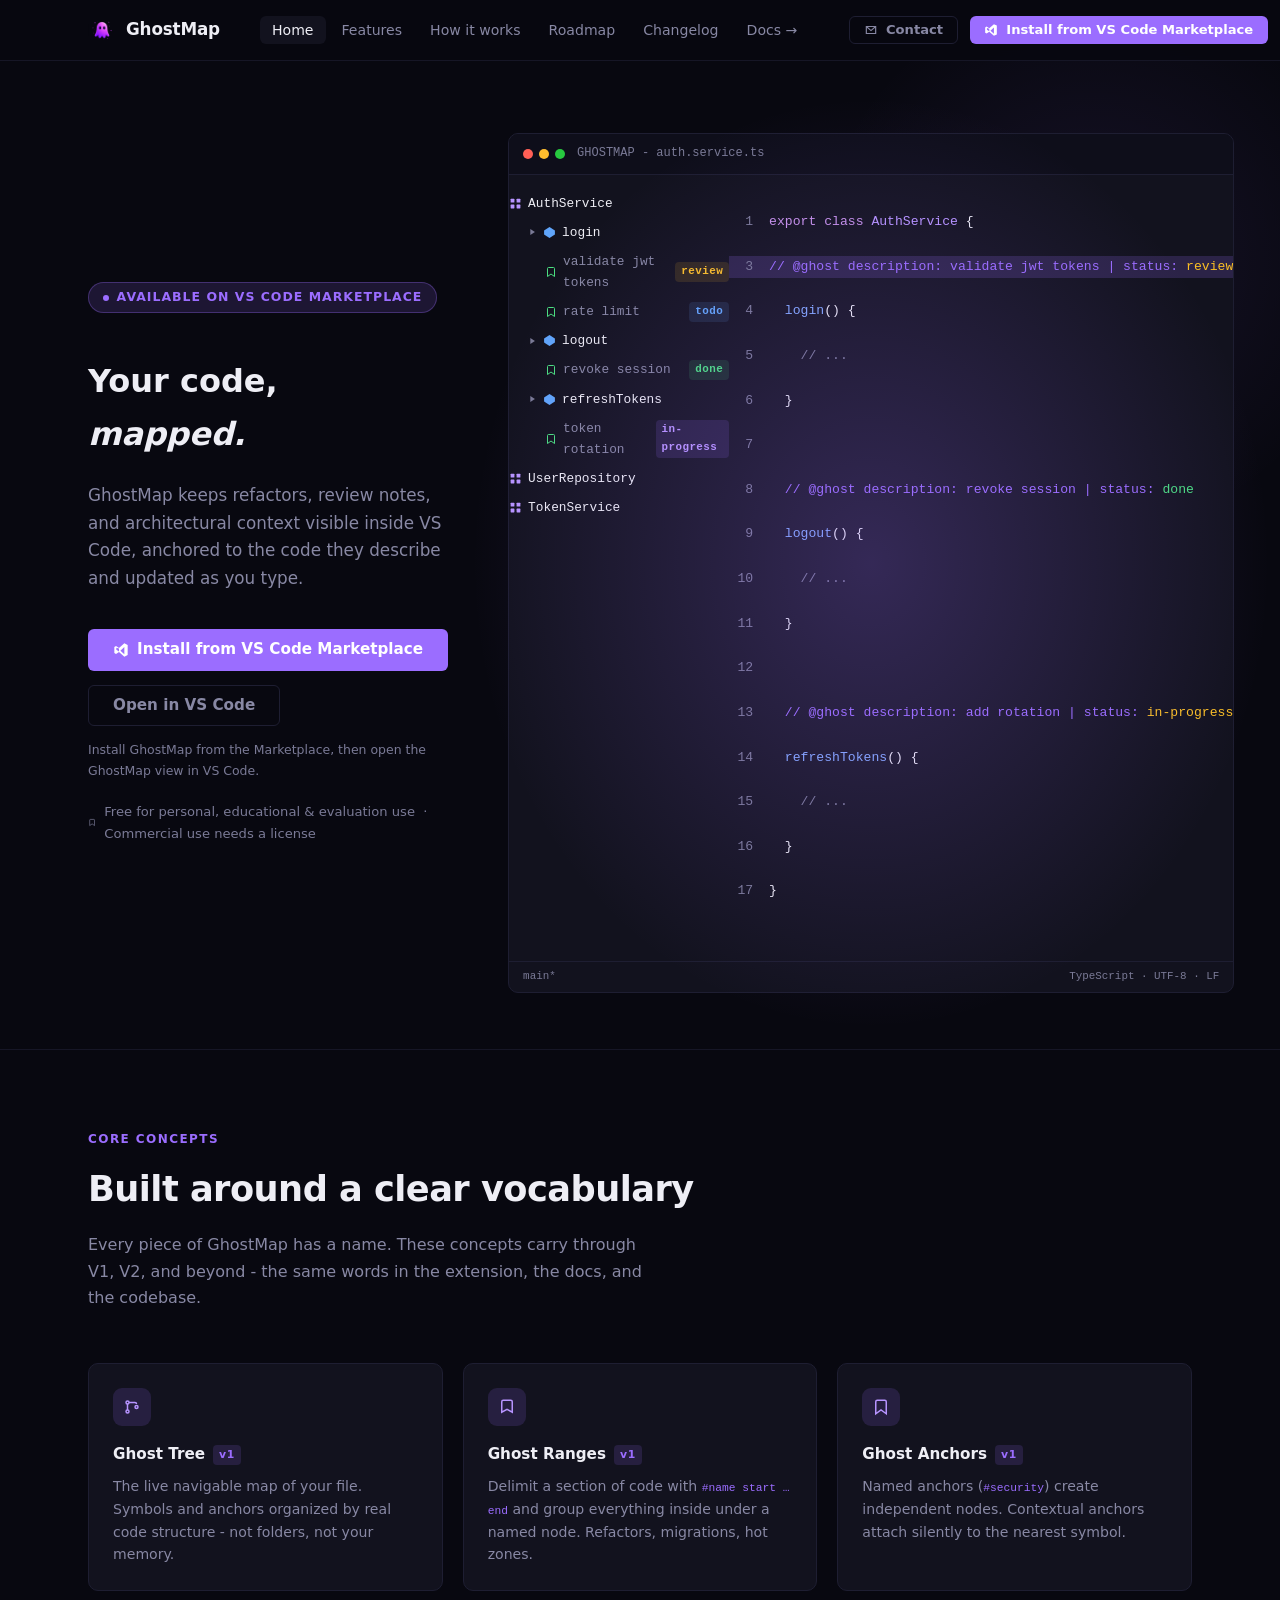
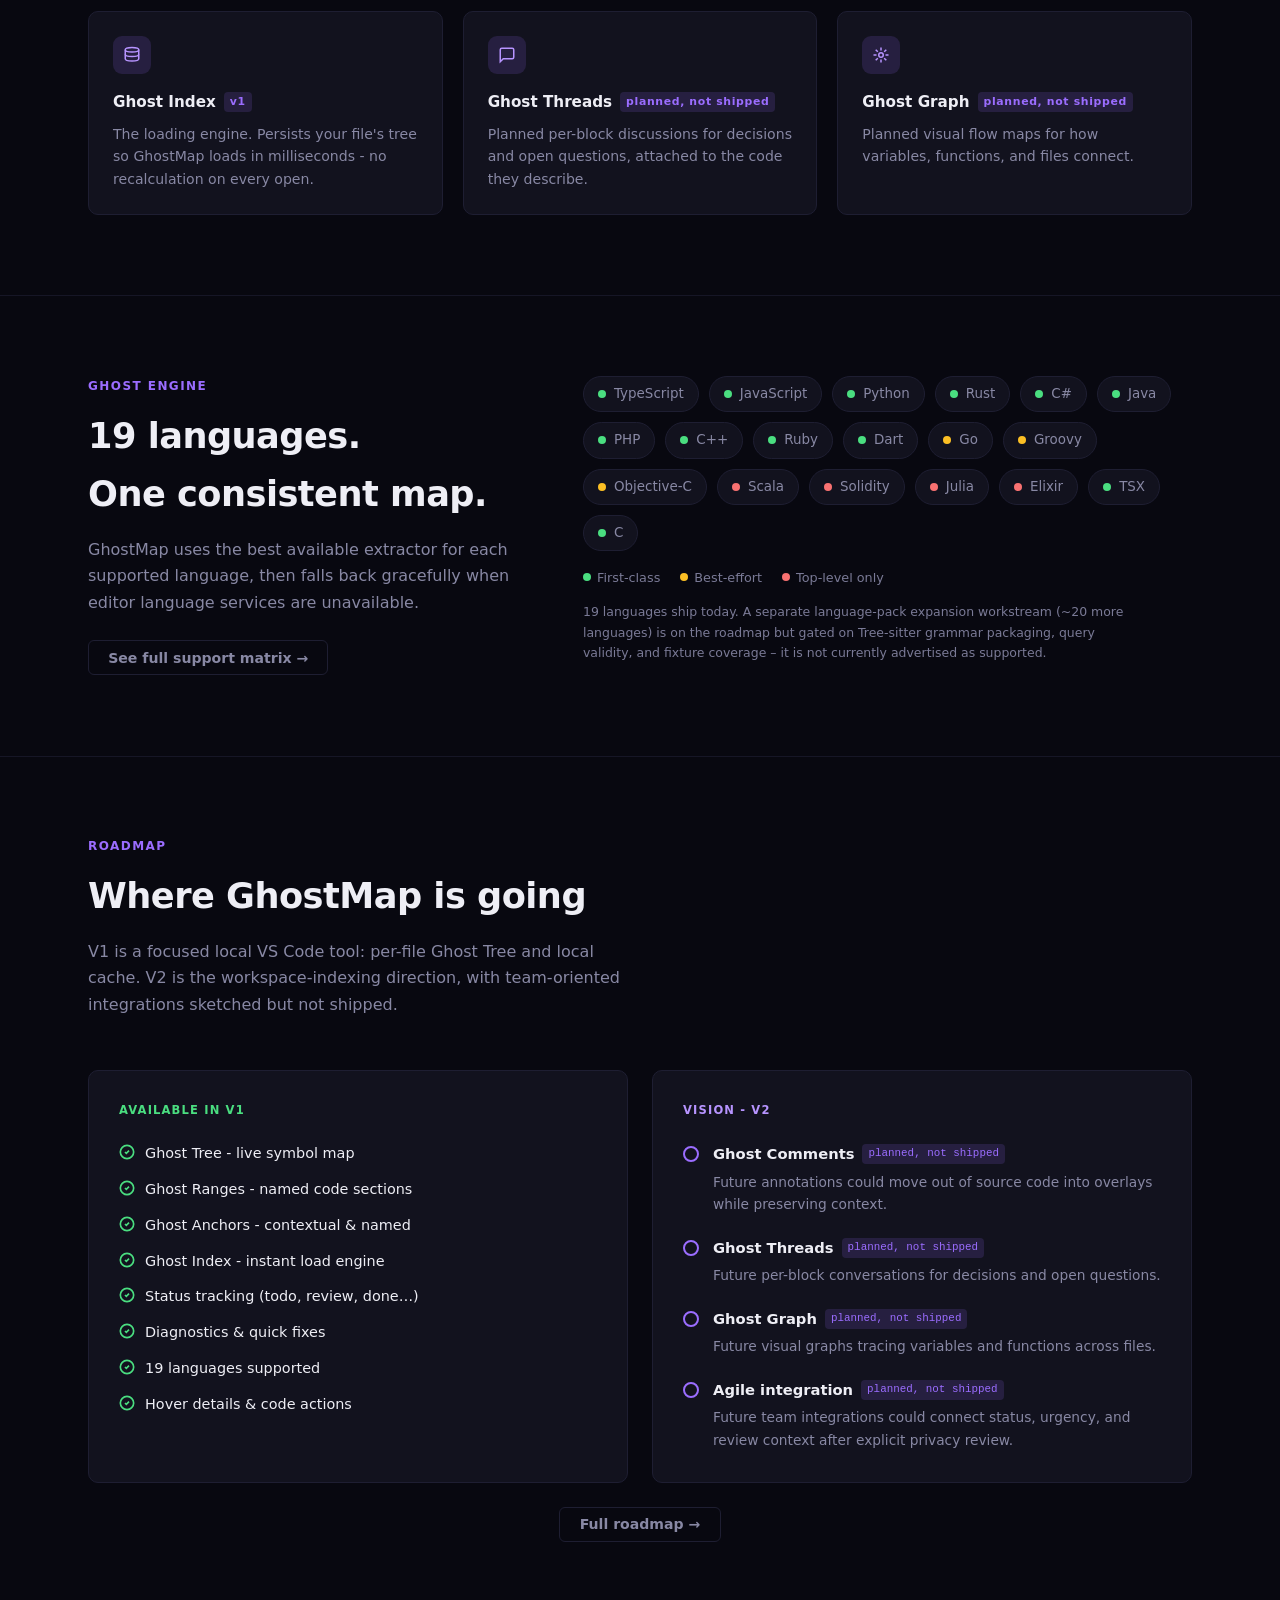
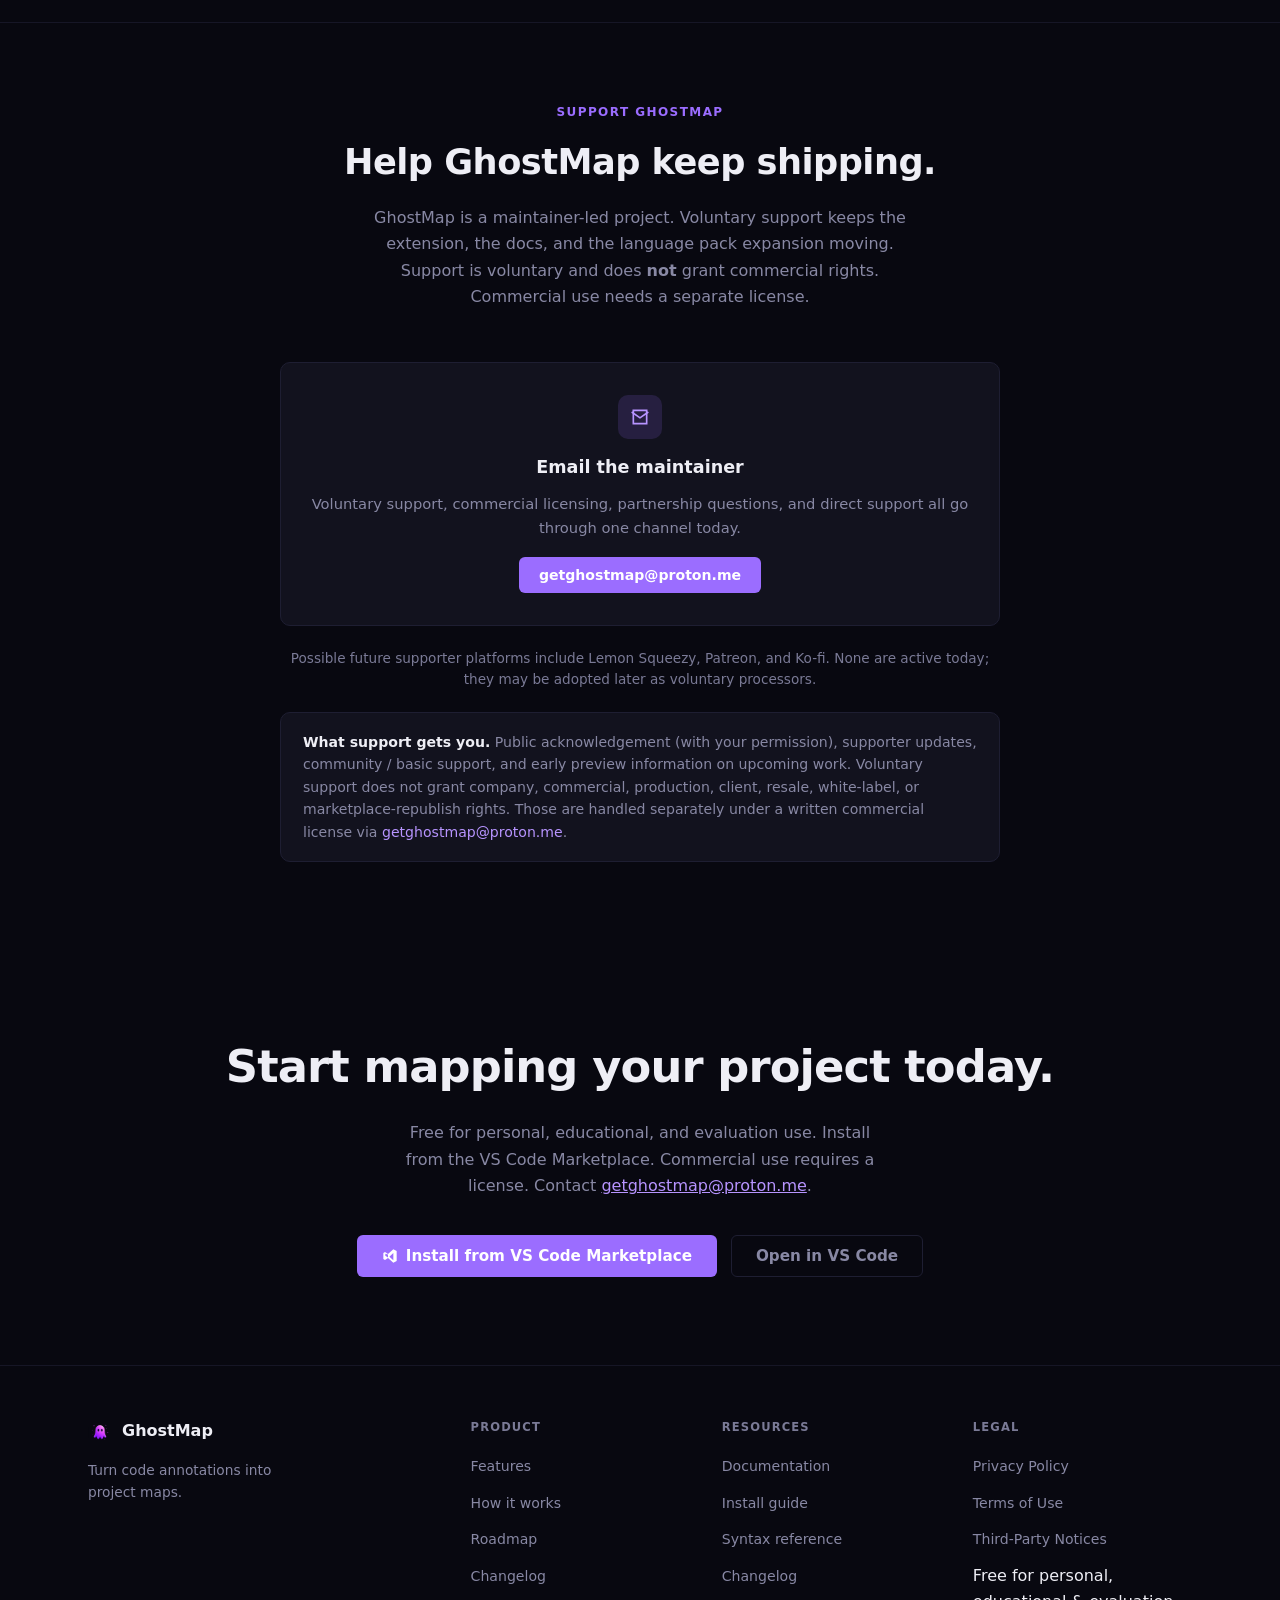
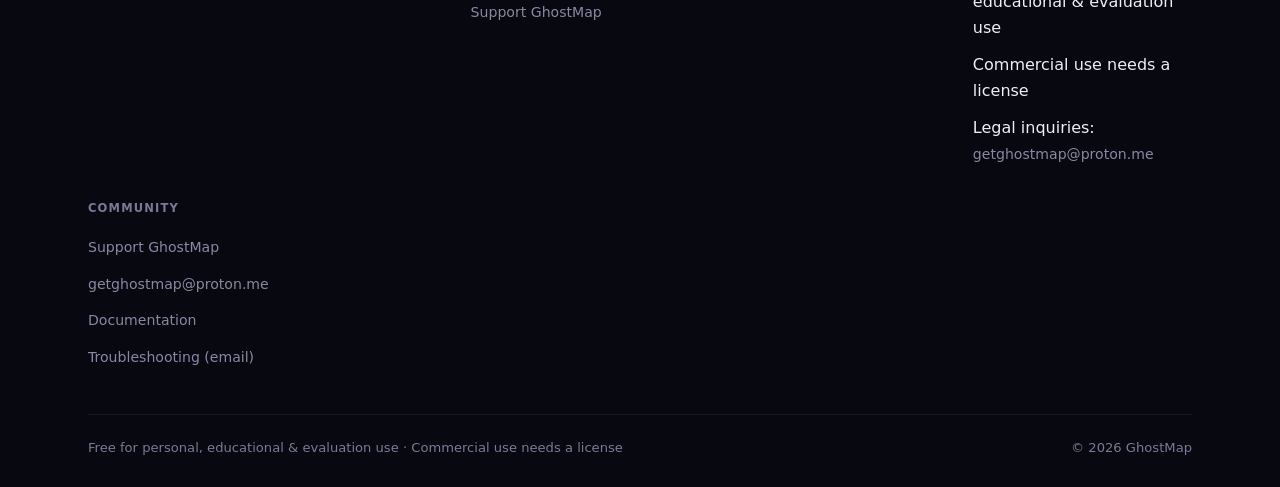
<file: index.html>
<!DOCTYPE html>
<html lang="en">
<head>
  <meta charset="UTF-8" />
  <meta name="viewport" content="width=device-width, initial-scale=1.0" />
  <title>GhostMap - Your code, mapped.</title>
  <meta name="description" content="GhostMap is a VS Code productivity tool that turns @ghost annotations into a live, navigable project map. Free for personal, educational, and evaluation use." />
  <link rel="icon" type="image/png" href="img/ghost-logo.png" />
  <link rel="preconnect" href="https://fonts.googleapis.com">
  <link rel="preconnect" href="https://fonts.gstatic.com" crossorigin>
  <link href="https://fonts.googleapis.com/css2?family=Space+Grotesk:wght@400;500;600;700;800&family=Inter:wght@400;500;600;700&family=JetBrains+Mono:wght@400;500;700&display=swap" rel="stylesheet">
  <link rel="canonical" href="https://ghostmap-liard.vercel.app/" />
  <meta name="theme-color" content="#080810" />
  <meta name="author" content="GhostMap contributors" />
  <meta name="referrer" content="strict-origin-when-cross-origin" />
  <meta http-equiv="Content-Security-Policy" content="default-src 'self'; style-src 'self' 'unsafe-inline' https://fonts.googleapis.com; font-src 'self' https://fonts.gstatic.com; img-src 'self' data:; connect-src 'self'; frame-ancestors 'none'; base-uri 'self'; form-action 'self'" />

  <meta property="og:type" content="website" />
  <meta property="og:site_name" content="GhostMap" />
  <meta property="og:title" content="GhostMap - Your code, mapped." />
  <meta property="og:description" content="A live, navigable map of your code inside VS Code. 19 languages. @ghost annotations. Zero telemetry." />
  <meta property="og:url" content="https://ghostmap-liard.vercel.app/" />
  <meta property="og:image" content="https://ghostmap-liard.vercel.app/img/ghost-logo.png" />
  <meta name="twitter:card" content="summary" />
  <meta name="twitter:title" content="GhostMap - Your code, mapped." />
  <meta name="twitter:description" content="A live, navigable map of your code inside VS Code. 19 languages. @ghost annotations. Zero telemetry." />
  <meta name="twitter:image" content="https://ghostmap-liard.vercel.app/img/ghost-logo.png" />

  <link rel="stylesheet" href="css/styles.css" />

  <script type="application/ld+json">
  {
    "@context": "https://schema.org",
    "@type": "SoftwareApplication",
    "name": "GhostMap",
    "applicationCategory": "DeveloperApplication",
    "operatingSystem": "Windows, macOS, Linux",
    "description": "A live, navigable map of your code inside VS Code. 19 languages. @ghost annotations. Zero telemetry.",
    "url": "https://ghostmap-liard.vercel.app/",
    "softwareVersion": "0.5.3",
    "softwareRequirements": "Visual Studio Code 1.85 or higher",
    "author": {
      "@type": "Organization",
      "name": "GhostMap contributors",
      "url": "https://ghostmap-liard.vercel.app/"
    }
  }
  </script>
</head>
<body>

<a class="skip-link" href="#main">Skip to content</a>


<header class="nav">
  <div class="container nav__inner">
    <a href="index.html" class="nav__brand">
      <img src="img/ghost-logo.png" alt="GhostMap" />
      GhostMap
    </a>
    <nav>
      <ul class="nav__links" id="primary-nav">
        <li><a href="index.html">Home</a></li>
        <li><a href="pages/features.html">Features</a></li>
        <li><a href="pages/how-it-works.html">How it works</a></li>
        <li><a href="pages/roadmap.html">Roadmap</a></li>
        <li><a href="pages/changelog.html">Changelog</a></li>
        <li><a href="https://ghostmap-docs.vercel.app/overview" target="_blank" rel="noopener">Docs &rarr;</a></li>
      </ul>
    </nav>
    <div class="nav__right">
      <a href="mailto:getghostmap@proton.me" class="btn btn--outline btn--sm">
        <svg width="14" height="14" viewBox="0 0 24 24" fill="none" stroke="currentColor" stroke-width="2"><path d="M4 6h16v12H4z"/><path d="M4 6l8 7 8-7"/></svg>
        Contact
      </a>
          <a href="https://marketplace.visualstudio.com/items?itemName=Ghostmap.ghostmap" class="btn btn--primary btn--sm">
        <svg width="14" height="14" viewBox="0 0 24 24" fill="currentColor"><path d="M17 2 9 9 4.5 6 2 7.5v9L4.5 18 9 15l8 7 5-2.4V4.4ZM9 14.2 5 11.5v-3L9 9.8Zm8 4.3-5.9-5.2L17 7.5Z"/></svg>
        Install from VS Code Marketplace
      </a>
      <button class="nav__mobile-toggle" aria-label="Toggle navigation menu" aria-expanded="false" aria-controls="primary-nav">
        <svg width="22" height="22" viewBox="0 0 24 24" fill="none" stroke="currentColor" stroke-width="2"><path d="M3 6h18M3 12h18M3 18h18"/></svg>
      </button>
    </div>
  </div>
</header>

<main id="main">
  <div class="container">
    <div class="hero-split">
      <div class="hero-split__content">
        <div class="hero__eyebrow">
          <span class="dot"></span>
          Available on VS Code Marketplace
        </div>
        <h1>Your code,<br /><em>mapped.</em></h1>
        <p class="hero__sub">
          GhostMap keeps refactors, review notes, and architectural context visible inside VS Code,
          anchored to the code they describe and updated as you type.
        </p>
        <div class="hero__actions">
          <a href="https://marketplace.visualstudio.com/items?itemName=Ghostmap.ghostmap" class="btn btn--primary btn--lg">
            <svg width="16" height="16" viewBox="0 0 24 24" fill="currentColor"><path d="M17 2 9 9 4.5 6 2 7.5v9L4.5 18 9 15l8 7 5-2.4V4.4ZM9 14.2 5 11.5v-3L9 9.8Zm8 4.3-5.9-5.2L17 7.5Z"/></svg>
            Install from VS Code Marketplace
          </a>
          <a href="vscode:extension/Ghostmap.ghostmap" class="btn btn--outline btn--lg">Open in VS Code</a>
        </div>
        <p style="margin-top:14px;font-size:0.78rem;color:var(--text-faint);max-width:520px">
          Install GhostMap from the Marketplace, then open the GhostMap view in VS Code.
        </p>
        <div class="hero__meta">
          <svg width="13" height="13" viewBox="0 0 24 24" fill="none" stroke="currentColor" stroke-width="2"><path d="M19 21 12 16 5 21V5a2 2 0 0 1 2-2h10a2 2 0 0 1 2 2Z"/></svg>
          Free for personal, educational &amp; evaluation use &nbsp;&middot;&nbsp; Commercial use needs a license
        </div>
      </div>

      <div class="ghost-glow" style="position:relative; z-index:1">
        <div class="panel">
          <div class="panel__bar">
            <div class="panel__dots">
              <span class="panel__dot panel__dot--r"></span>
              <span class="panel__dot panel__dot--y"></span>
              <span class="panel__dot panel__dot--g"></span>
            </div>
            <span class="panel__title">GHOSTMAP - auth.service.ts</span>
          </div>
          <div class="hero-demo__grid">
            <div style="padding:14px 0">
              <div class="tree">
                <div class="tree-row">
                  <svg class="icon-c" width="13" height="13" viewBox="0 0 24 24" fill="currentColor"><rect x="3" y="3" width="7" height="7" rx="1"/><rect x="14" y="3" width="7" height="7" rx="1"/><rect x="3" y="14" width="7" height="7" rx="1"/><rect x="14" y="14" width="7" height="7" rx="1"/></svg>
                  <span class="tree-row__name">AuthService</span>
                </div>
                <div class="tree-row tree-row--i1">
                  <svg class="icon-ch" width="10" height="10" viewBox="0 0 24 24" fill="currentColor"><path d="M8 5v14l11-7Z"/></svg>
                  <svg class="icon-f" width="13" height="13" viewBox="0 0 24 24" fill="currentColor"><polygon points="12,2 22,8.5 22,15.5 12,22 2,15.5 2,8.5"/></svg>
                  <span class="tree-row__name">login</span>
                </div>
                <div class="tree-row tree-row--i2">
                  <svg class="icon-a" width="12" height="12" viewBox="0 0 24 24" fill="none" stroke="currentColor" stroke-width="2"><path d="M19 21 12 16 5 21V5a2 2 0 0 1 2-2h10a2 2 0 0 1 2 2Z"/></svg>
                  <span>validate jwt tokens</span>
                  <span class="tree-row__badge badge--review">review</span>
                </div>
                <div class="tree-row tree-row--i2">
                  <svg class="icon-a" width="12" height="12" viewBox="0 0 24 24" fill="none" stroke="currentColor" stroke-width="2"><path d="M19 21 12 16 5 21V5a2 2 0 0 1 2-2h10a2 2 0 0 1 2 2Z"/></svg>
                  <span>rate limit</span>
                  <span class="tree-row__badge badge--todo">todo</span>
                </div>
                <div class="tree-row tree-row--i1">
                  <svg class="icon-ch" width="10" height="10" viewBox="0 0 24 24" fill="currentColor"><path d="M8 5v14l11-7Z"/></svg>
                  <svg class="icon-f" width="13" height="13" viewBox="0 0 24 24" fill="currentColor"><polygon points="12,2 22,8.5 22,15.5 12,22 2,15.5 2,8.5"/></svg>
                  <span class="tree-row__name">logout</span>
                </div>
                <div class="tree-row tree-row--i2">
                  <svg class="icon-a" width="12" height="12" viewBox="0 0 24 24" fill="none" stroke="currentColor" stroke-width="2"><path d="M19 21 12 16 5 21V5a2 2 0 0 1 2-2h10a2 2 0 0 1 2 2Z"/></svg>
                  <span>revoke session</span>
                  <span class="tree-row__badge badge--done">done</span>
                </div>
                <div class="tree-row tree-row--i1">
                  <svg class="icon-ch" width="10" height="10" viewBox="0 0 24 24" fill="currentColor"><path d="M8 5v14l11-7Z"/></svg>
                  <svg class="icon-f" width="13" height="13" viewBox="0 0 24 24" fill="currentColor"><polygon points="12,2 22,8.5 22,15.5 12,22 2,15.5 2,8.5"/></svg>
                  <span class="tree-row__name">refreshTokens</span>
                </div>
                <div class="tree-row tree-row--i2">
                  <svg class="icon-a" width="12" height="12" viewBox="0 0 24 24" fill="none" stroke="currentColor" stroke-width="2"><path d="M19 21 12 16 5 21V5a2 2 0 0 1 2-2h10a2 2 0 0 1 2 2Z"/></svg>
                  <span>token rotation</span>
                  <span class="tree-row__badge badge--progress">in-progress</span>
                </div>
                <div class="tree-row">
                  <svg class="icon-c" width="13" height="13" viewBox="0 0 24 24" fill="currentColor"><rect x="3" y="3" width="7" height="7" rx="1"/><rect x="14" y="3" width="7" height="7" rx="1"/><rect x="3" y="14" width="7" height="7" rx="1"/><rect x="14" y="14" width="7" height="7" rx="1"/></svg>
                  <span class="tree-row__name">UserRepository</span>
                </div>
                <div class="tree-row">
                  <svg class="icon-c" width="13" height="13" viewBox="0 0 24 24" fill="currentColor"><rect x="3" y="3" width="7" height="7" rx="1"/><rect x="14" y="3" width="7" height="7" rx="1"/><rect x="3" y="14" width="7" height="7" rx="1"/><rect x="14" y="14" width="7" height="7" rx="1"/></svg>
                  <span class="tree-row__name">TokenService</span>
                </div>
              </div>
            </div>
            <div style="padding:14px 0 14px">
              <div class="code">
<span class="line"><span class="ln">1</span><span class="kw">export class</span> <span class="cls">AuthService</span> {</span>
<span class="line line--hl"><span class="ln">3</span><span class="gh">// @ghost description: validate jwt tokens | status: <span class="gs">review</span></span></span>
<span class="line"><span class="ln">4</span>  <span class="fn">login</span>() {</span>
<span class="line"><span class="ln">5</span>    <span class="cm">// ...</span></span>
<span class="line"><span class="ln">6</span>  }</span>
<span class="line"><span class="ln">7</span></span>
<span class="line"><span class="ln">8</span>  <span class="gh">// @ghost description: revoke session | status: <span class="gd">done</span></span></span>
<span class="line"><span class="ln">9</span>  <span class="fn">logout</span>() {</span>
<span class="line"><span class="ln">10</span>    <span class="cm">// ...</span></span>
<span class="line"><span class="ln">11</span>  }</span>
<span class="line"><span class="ln">12</span></span>
<span class="line"><span class="ln">13</span>  <span class="gh">// @ghost description: add rotation | status: <span class="gs">in-progress</span></span></span>
<span class="line"><span class="ln">14</span>  <span class="fn">refreshTokens</span>() {</span>
<span class="line"><span class="ln">15</span>    <span class="cm">// ...</span></span>
<span class="line"><span class="ln">16</span>  }</span>
<span class="line"><span class="ln">17</span>}</span>
              </div>
            </div>
          </div>
          <div style="display:flex;justify-content:space-between;padding:6px 14px;border-top:1px solid var(--border);font-family:var(--font-mono);font-size:0.68rem;color:var(--text-faint)">
            <span>main*</span><span>TypeScript &middot; UTF-8 &middot; LF</span>
          </div>
        </div>
      </div>
    </div>
  </div>

  <section class="section section--bordered">
    <div class="container">
      <div class="section__head">
        <div class="section__label">Core Concepts</div>
        <h2 class="section__title">Built around a clear vocabulary</h2>
        <p class="section__desc">
          Every piece of GhostMap has a name. These concepts carry through
          V1, V2, and beyond - the same words in the extension, the docs,
          and the codebase.
        </p>
      </div>

      <div class="features-grid">
        <div class="feat-card">
          <div class="feat-card__icon">
            <svg width="18" height="18" viewBox="0 0 24 24" fill="none" stroke="currentColor" stroke-width="2"><circle cx="6" cy="6" r="2"/><circle cx="6" cy="18" r="2"/><circle cx="18" cy="12" r="2"/><path d="M6 8v8M8 6h8a2 2 0 0 1 2 2v0"/></svg>
          </div>
          <h3>Ghost Tree <span class="feat-card__tag">v1</span></h3>
          <p>The live navigable map of your file. Symbols and anchors organized by real code structure - not folders, not your memory.</p>
        </div>

        <div class="feat-card">
          <div class="feat-card__icon">
            <svg width="18" height="18" viewBox="0 0 24 24" fill="none" stroke="currentColor" stroke-width="2"><path d="M17 3H7a2 2 0 0 0-2 2v14l7-4 7 4V5a2 2 0 0 0-2-2Z"/></svg>
          </div>
          <h3>Ghost Ranges <span class="feat-card__tag">v1</span></h3>
          <p>Delimit a section of code with <code style="font-size:0.8em;color:var(--violet)">#name start &hellip; end</code> and group everything inside under a named node. Refactors, migrations, hot zones.</p>
        </div>

        <div class="feat-card">
          <div class="feat-card__icon">
            <svg width="18" height="18" viewBox="0 0 24 24" fill="none" stroke="currentColor" stroke-width="2"><path d="M19 21 12 16 5 21V5a2 2 0 0 1 2-2h10a2 2 0 0 1 2 2Z"/></svg>
          </div>
          <h3>Ghost Anchors <span class="feat-card__tag">v1</span></h3>
          <p>Named anchors (<code style="font-size:0.8em;color:var(--violet)">#security</code>) create independent nodes. Contextual anchors attach silently to the nearest symbol.</p>
        </div>

        <div class="feat-card">
          <div class="feat-card__icon">
            <svg width="18" height="18" viewBox="0 0 24 24" fill="none" stroke="currentColor" stroke-width="2"><ellipse cx="12" cy="5" rx="9" ry="3"/><path d="M3 5v6c0 1.66 4.03 3 9 3s9-1.34 9-3V5"/><path d="M3 11v6c0 1.66 4.03 3 9 3s9-1.34 9-3v-6"/></svg>
          </div>
          <h3>Ghost Index <span class="feat-card__tag">v1</span></h3>
          <p>The loading engine. Persists your file's tree so GhostMap loads in milliseconds - no recalculation on every open.</p>
        </div>

        <div class="feat-card">
          <div class="feat-card__icon">
            <svg width="18" height="18" viewBox="0 0 24 24" fill="none" stroke="currentColor" stroke-width="2"><path d="M21 15a2 2 0 0 1-2 2H7l-4 4V5a2 2 0 0 1 2-2h14a2 2 0 0 1 2 2z"/></svg>
          </div>
          <h3>Ghost Threads <span class="feat-card__tag">planned, not shipped</span></h3>
          <p>Planned per-block discussions for decisions and open questions, attached to the code they describe.</p>
        </div>

        <div class="feat-card">
          <div class="feat-card__icon">
            <svg width="18" height="18" viewBox="0 0 24 24" fill="none" stroke="currentColor" stroke-width="2"><circle cx="12" cy="12" r="3"/><path d="M12 2v4M12 18v4M4.93 4.93l2.83 2.83M16.24 16.24l2.83 2.83M2 12h4M18 12h4M4.93 19.07l2.83-2.83M16.24 7.76l2.83-2.83"/></svg>
          </div>
          <h3>Ghost Graph <span class="feat-card__tag">planned, not shipped</span></h3>
          <p>Planned visual flow maps for how variables, functions, and files connect.</p>
        </div>
      </div>
    </div>
  </section>

  <section class="section section--bordered">
    <div class="container">
      <div style="display:grid;grid-template-columns:1fr 1.4fr;gap:60px;align-items:center">
        <div>
          <div class="section__label">Ghost Engine</div>
          <h2 class="section__title">19 languages.<br />One consistent map.</h2>
          <p class="section__desc" style="margin-bottom:24px">
            GhostMap uses the best available extractor for each supported language,
            then falls back gracefully when editor language services are unavailable.
          </p>
          <a href="pages/features.html#languages" class="btn btn--outline">See full support matrix &rarr;</a>
        </div>
        <div>
          <div class="lang-grid">
            <span class="lang-pill"><span class="tier tier--1"></span>TypeScript</span>
            <span class="lang-pill"><span class="tier tier--1"></span>JavaScript</span>
            <span class="lang-pill"><span class="tier tier--1"></span>Python</span>
            <span class="lang-pill"><span class="tier tier--1"></span>Rust</span>
            <span class="lang-pill"><span class="tier tier--1"></span>C#</span>
            <span class="lang-pill"><span class="tier tier--1"></span>Java</span>
            <span class="lang-pill"><span class="tier tier--1"></span>PHP</span>
            <span class="lang-pill"><span class="tier tier--1"></span>C++</span>
            <span class="lang-pill"><span class="tier tier--1"></span>Ruby</span>
            <span class="lang-pill"><span class="tier tier--1"></span>Dart</span>
            <span class="lang-pill"><span class="tier tier--2"></span>Go</span>
            <span class="lang-pill"><span class="tier tier--2"></span>Groovy</span>
            <span class="lang-pill"><span class="tier tier--2"></span>Objective-C</span>
            <span class="lang-pill"><span class="tier tier--3"></span>Scala</span>
            <span class="lang-pill"><span class="tier tier--3"></span>Solidity</span>
            <span class="lang-pill"><span class="tier tier--3"></span>Julia</span>
            <span class="lang-pill"><span class="tier tier--3"></span>Elixir</span>
            <span class="lang-pill"><span class="tier tier--1"></span>TSX</span>
            <span class="lang-pill"><span class="tier tier--1"></span>C</span>
          </div>
          <div style="display:flex;gap:20px;margin-top:16px;font-size:0.8rem;color:var(--text-faint)">
            <span style="display:flex;align-items:center;gap:6px"><span class="tier tier--1" style="display:inline-block;width:8px;height:8px;border-radius:50%;background:var(--green)"></span>First-class</span>
            <span style="display:flex;align-items:center;gap:6px"><span style="display:inline-block;width:8px;height:8px;border-radius:50%;background:var(--amber)"></span>Best-effort</span>
            <span style="display:flex;align-items:center;gap:6px"><span style="display:inline-block;width:8px;height:8px;border-radius:50%;background:var(--red)"></span>Top-level only</span>
          </div>
          <p style="margin-top:14px;font-size:0.78rem;color:var(--text-faint);max-width:560px">
            19 languages ship today. A separate language-pack expansion
            workstream (~20 more languages) is on the roadmap but gated on
            Tree-sitter grammar packaging, query validity, and fixture
            coverage &#8211; it is not currently advertised as supported.
          </p>
        </div>
      </div>
    </div>
  </section>

  <section class="section section--bordered">
    <div class="container">
      <div class="section__head">
        <div class="section__label">Roadmap</div>
        <h2 class="section__title">Where GhostMap is going</h2>
        <p class="section__desc">V1 is a focused local VS Code tool: per-file Ghost Tree and local cache. V2 is the workspace-indexing direction, with team-oriented integrations sketched but not shipped.</p>
      </div>
      <div class="roadmap-split">
        <div class="roadmap-card roadmap-card--v1">
          <div class="roadmap-card__label">Available in V1</div>
          <ul class="checklist">
            <li><svg width="16" height="16" viewBox="0 0 24 24" fill="none" stroke="var(--green)" stroke-width="2.5"><circle cx="12" cy="12" r="10"/><path d="m9 12 2 2 4-4"/></svg>Ghost Tree - live symbol map</li>
            <li><svg width="16" height="16" viewBox="0 0 24 24" fill="none" stroke="var(--green)" stroke-width="2.5"><circle cx="12" cy="12" r="10"/><path d="m9 12 2 2 4-4"/></svg>Ghost Ranges - named code sections</li>
            <li><svg width="16" height="16" viewBox="0 0 24 24" fill="none" stroke="var(--green)" stroke-width="2.5"><circle cx="12" cy="12" r="10"/><path d="m9 12 2 2 4-4"/></svg>Ghost Anchors - contextual &amp; named</li>
            <li><svg width="16" height="16" viewBox="0 0 24 24" fill="none" stroke="var(--green)" stroke-width="2.5"><circle cx="12" cy="12" r="10"/><path d="m9 12 2 2 4-4"/></svg>Ghost Index - instant load engine</li>
            <li><svg width="16" height="16" viewBox="0 0 24 24" fill="none" stroke="var(--green)" stroke-width="2.5"><circle cx="12" cy="12" r="10"/><path d="m9 12 2 2 4-4"/></svg>Status tracking (todo, review, done&hellip;)</li>
            <li><svg width="16" height="16" viewBox="0 0 24 24" fill="none" stroke="var(--green)" stroke-width="2.5"><circle cx="12" cy="12" r="10"/><path d="m9 12 2 2 4-4"/></svg>Diagnostics &amp; quick fixes</li>
            <li><svg width="16" height="16" viewBox="0 0 24 24" fill="none" stroke="var(--green)" stroke-width="2.5"><circle cx="12" cy="12" r="10"/><path d="m9 12 2 2 4-4"/></svg>19 languages supported</li>
            <li><svg width="16" height="16" viewBox="0 0 24 24" fill="none" stroke="var(--green)" stroke-width="2.5"><circle cx="12" cy="12" r="10"/><path d="m9 12 2 2 4-4"/></svg>Hover details &amp; code actions</li>
          </ul>
        </div>
        <div class="roadmap-card roadmap-card--v2">
          <div class="roadmap-card__label">Vision - V2</div>
          <ul class="vision-list">
            <li>
              <span class="ring"></span>
              <div>
                <h4>Ghost Comments <span class="vision-tag">planned, not shipped</span></h4>
                <p>Future annotations could move out of source code into overlays while preserving context.</p>
              </div>
            </li>
            <li>
              <span class="ring"></span>
              <div>
                <h4>Ghost Threads <span class="vision-tag">planned, not shipped</span></h4>
                <p>Future per-block conversations for decisions and open questions.</p>
              </div>
            </li>
            <li>
              <span class="ring"></span>
              <div>
                <h4>Ghost Graph <span class="vision-tag">planned, not shipped</span></h4>
                <p>Future visual graphs tracing variables and functions across files.</p>
              </div>
            </li>
            <li>
              <span class="ring"></span>
              <div>
                <h4>Agile integration <span class="vision-tag">planned, not shipped</span></h4>
                <p>Future team integrations could connect status, urgency, and review context after explicit privacy review.</p>
              </div>
            </li>
          </ul>
        </div>
      </div>
      <div style="margin-top:24px;text-align:center">
        <a href="pages/roadmap.html" class="btn btn--outline">Full roadmap &rarr;</a>
      </div>
    </div>
  </section>

  <section class="section section--bordered" id="support">
    <div class="container">
      <div class="section__head section__head--center">
        <div class="section__label">Support GhostMap</div>
        <h2 class="section__title">Help GhostMap keep shipping.</h2>
        <p class="section__desc">
          GhostMap is a maintainer-led project. Voluntary support keeps the
          extension, the docs, and the language pack expansion moving.
          Support is voluntary and does <strong>not</strong> grant commercial
          rights. Commercial use needs a separate license.
        </p>
      </div>

      <div class="support">
        <div class="support__cta">
          <div class="support__cta-icon">
            <svg width="20" height="20" viewBox="0 0 24 24" fill="none" stroke="currentColor" stroke-width="2"><path d="M4 4h16v16H4z"/><path d="M22 6 12 13 2 6"/></svg>
          </div>
          <h3 class="support__cta-title">Email the maintainer</h3>
          <p class="support__cta-text">Voluntary support, commercial licensing, partnership questions, and direct support all go through one channel today.</p>
          <a href="mailto:getghostmap@proton.me" class="btn btn--primary">getghostmap@proton.me</a>
        </div>

        <p class="support__future">
          Possible future supporter platforms include Lemon Squeezy, Patreon, and Ko-fi. None are active today; they may be adopted later as voluntary processors.
        </p>

        <div class="support__note">
          <strong>What support gets you.</strong>
          Public acknowledgement (with your permission), supporter updates,
          community / basic support, and early preview information on
          upcoming work. Voluntary support does not grant company, commercial,
          production, client, resale, white-label, or marketplace-republish
          rights. Those are handled separately under a written commercial
          license via <a href="mailto:getghostmap@proton.me">getghostmap@proton.me</a>.
        </div>
      </div>
    </div>
  </section>

  <section class="cta-block">
    <div class="container">
      <h2>Start mapping your project today.</h2>
      <p>Free for personal, educational, and evaluation use. Install from the VS Code Marketplace. Commercial use requires a license. Contact <a href="mailto:getghostmap@proton.me" style="color:var(--violet-bright)">getghostmap@proton.me</a>.</p>
      <div style="display:flex;justify-content:center;gap:14px;flex-wrap:wrap">
          <a href="https://marketplace.visualstudio.com/items?itemName=Ghostmap.ghostmap" class="btn btn--primary btn--lg">
          <svg width="16" height="16" viewBox="0 0 24 24" fill="currentColor"><path d="M17 2 9 9 4.5 6 2 7.5v9L4.5 18 9 15l8 7 5-2.4V4.4ZM9 14.2 5 11.5v-3L9 9.8Zm8 4.3-5.9-5.2L17 7.5Z"/></svg>
          Install from VS Code Marketplace
        </a>
          <a href="vscode:extension/Ghostmap.ghostmap" class="btn btn--outline btn--lg">Open in VS Code</a>
      </div>
    </div>
  </section>
</main>

<footer class="footer">
  <div class="container">
    <div class="footer__grid">
      <div>
        <div class="footer__brand">
          <img src="img/ghost-logo.png" alt="GhostMap" />
          GhostMap
        </div>
        <p class="footer__tagline">Turn code annotations into project maps.</p>
      </div>
      <div class="footer__col">
        <h4>Product</h4>
        <ul>
          <li><a href="pages/features.html">Features</a></li>
          <li><a href="pages/how-it-works.html">How it works</a></li>
          <li><a href="pages/roadmap.html">Roadmap</a></li>
          <li><a href="pages/changelog.html">Changelog</a></li>
          <li><a href="#support">Support GhostMap</a></li>
        </ul>
      </div>
      <div class="footer__col">
        <h4>Resources</h4>
        <ul>
          <li><a href="https://ghostmap-docs.vercel.app/overview">Documentation</a></li>
          <li><a href="https://ghostmap-docs.vercel.app/install">Install guide</a></li>
          <li><a href="https://ghostmap-docs.vercel.app/reference/syntax">Syntax reference</a></li>
          <li><a href="https://ghostmap-docs.vercel.app/changelog">Changelog</a></li>
        </ul>
      </div>
      <div class="footer__col">
        <h4>Legal</h4>
        <ul>
          <li><a href="pages/privacy.html">Privacy Policy</a></li>
          <li><a href="pages/terms.html">Terms of Use</a></li>
          <li><a href="pages/notices.html">Third-Party Notices</a></li>
          <li>Free for personal, educational &amp; evaluation use</li>
          <li>Commercial use needs a license</li>
          <li>Legal inquiries: <a href="mailto:getghostmap@proton.me">getghostmap@proton.me</a></li>
        </ul>
      </div>
      <div class="footer__col">
        <h4>Community</h4>
        <ul>
          <li><a href="#support">Support GhostMap</a></li>
          <li><a href="mailto:getghostmap@proton.me">getghostmap@proton.me</a></li>
          <li><a href="https://ghostmap-docs.vercel.app/overview">Documentation</a></li>
          <li><a href="mailto:getghostmap@proton.me">Troubleshooting (email)</a></li>
        </ul>
      </div>
    </div>
    <div class="footer__bottom">
      <span>Free for personal, educational &amp; evaluation use &middot; Commercial use needs a license</span>
      <span>&copy; <span id="year">2026</span> GhostMap</span>
    </div>
  </div>
</footer>

<script src="js/main.js"></script>
</body>
</html>
</file>
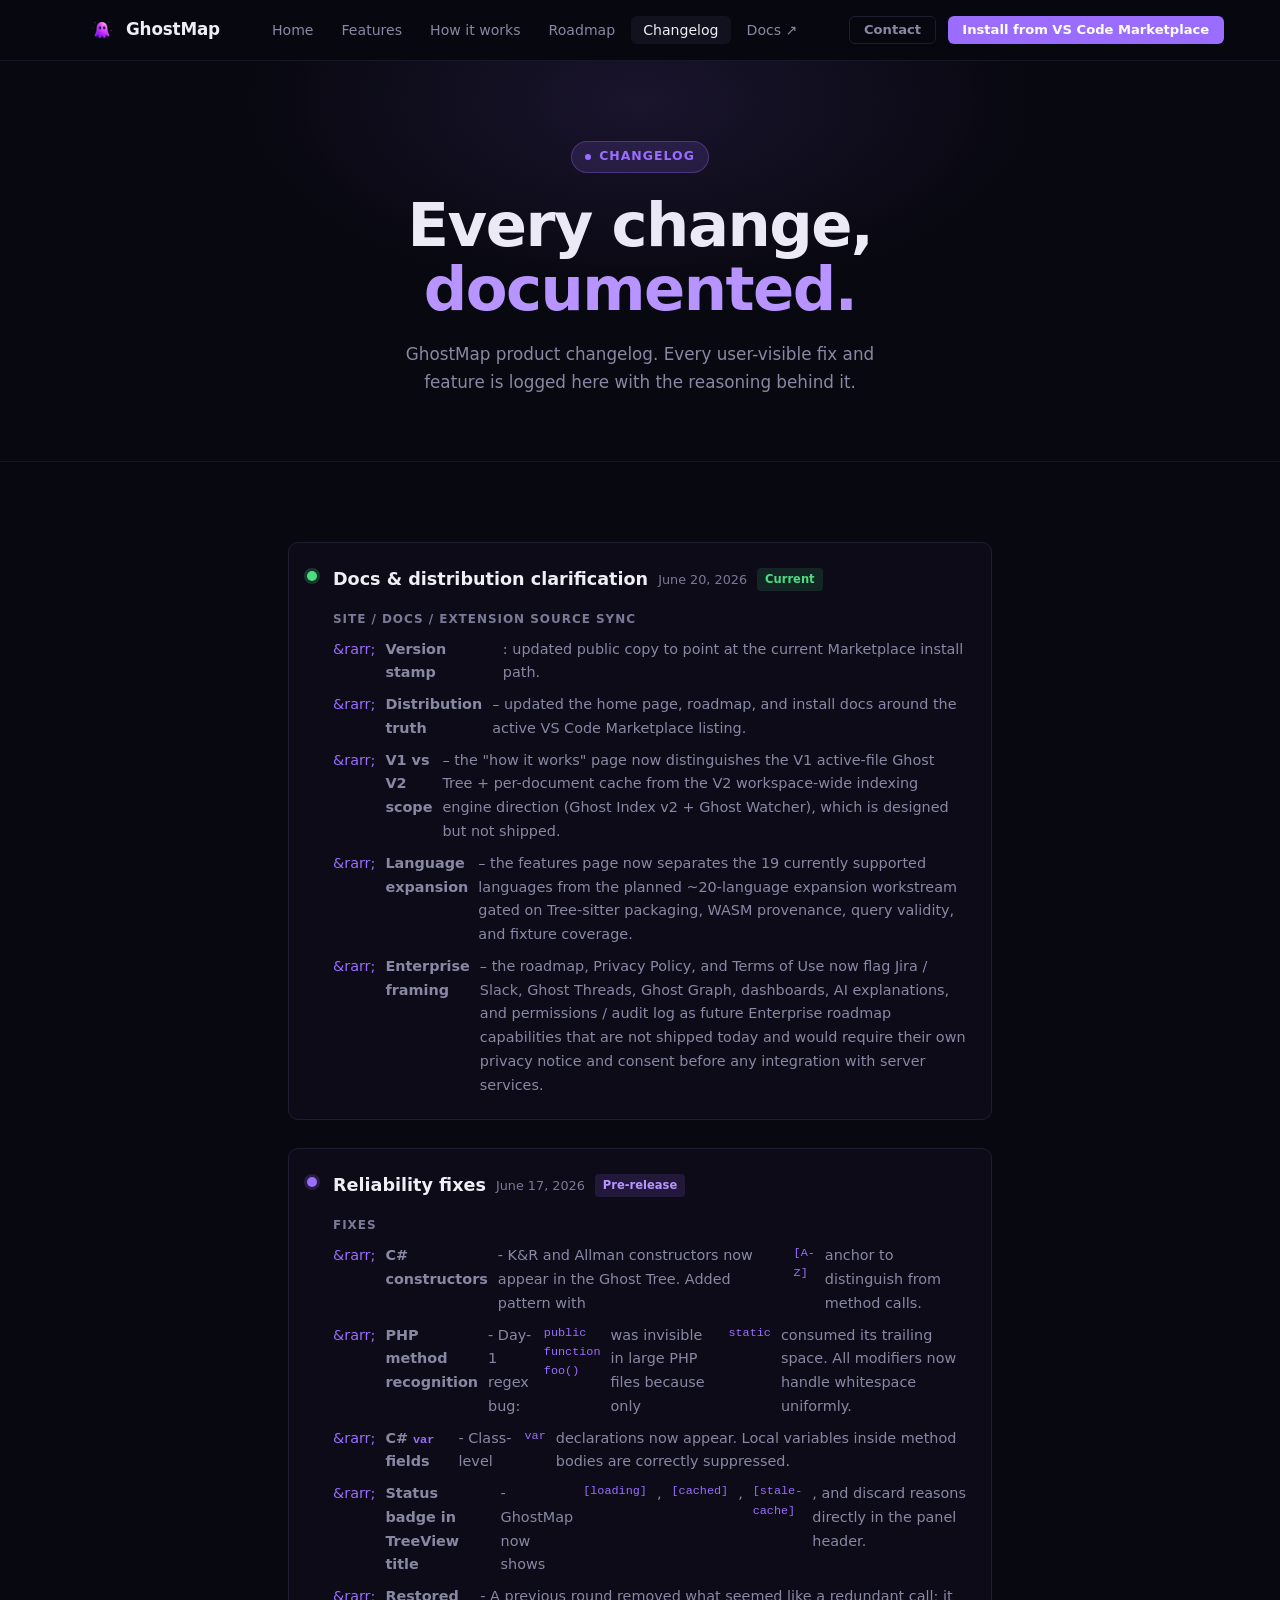
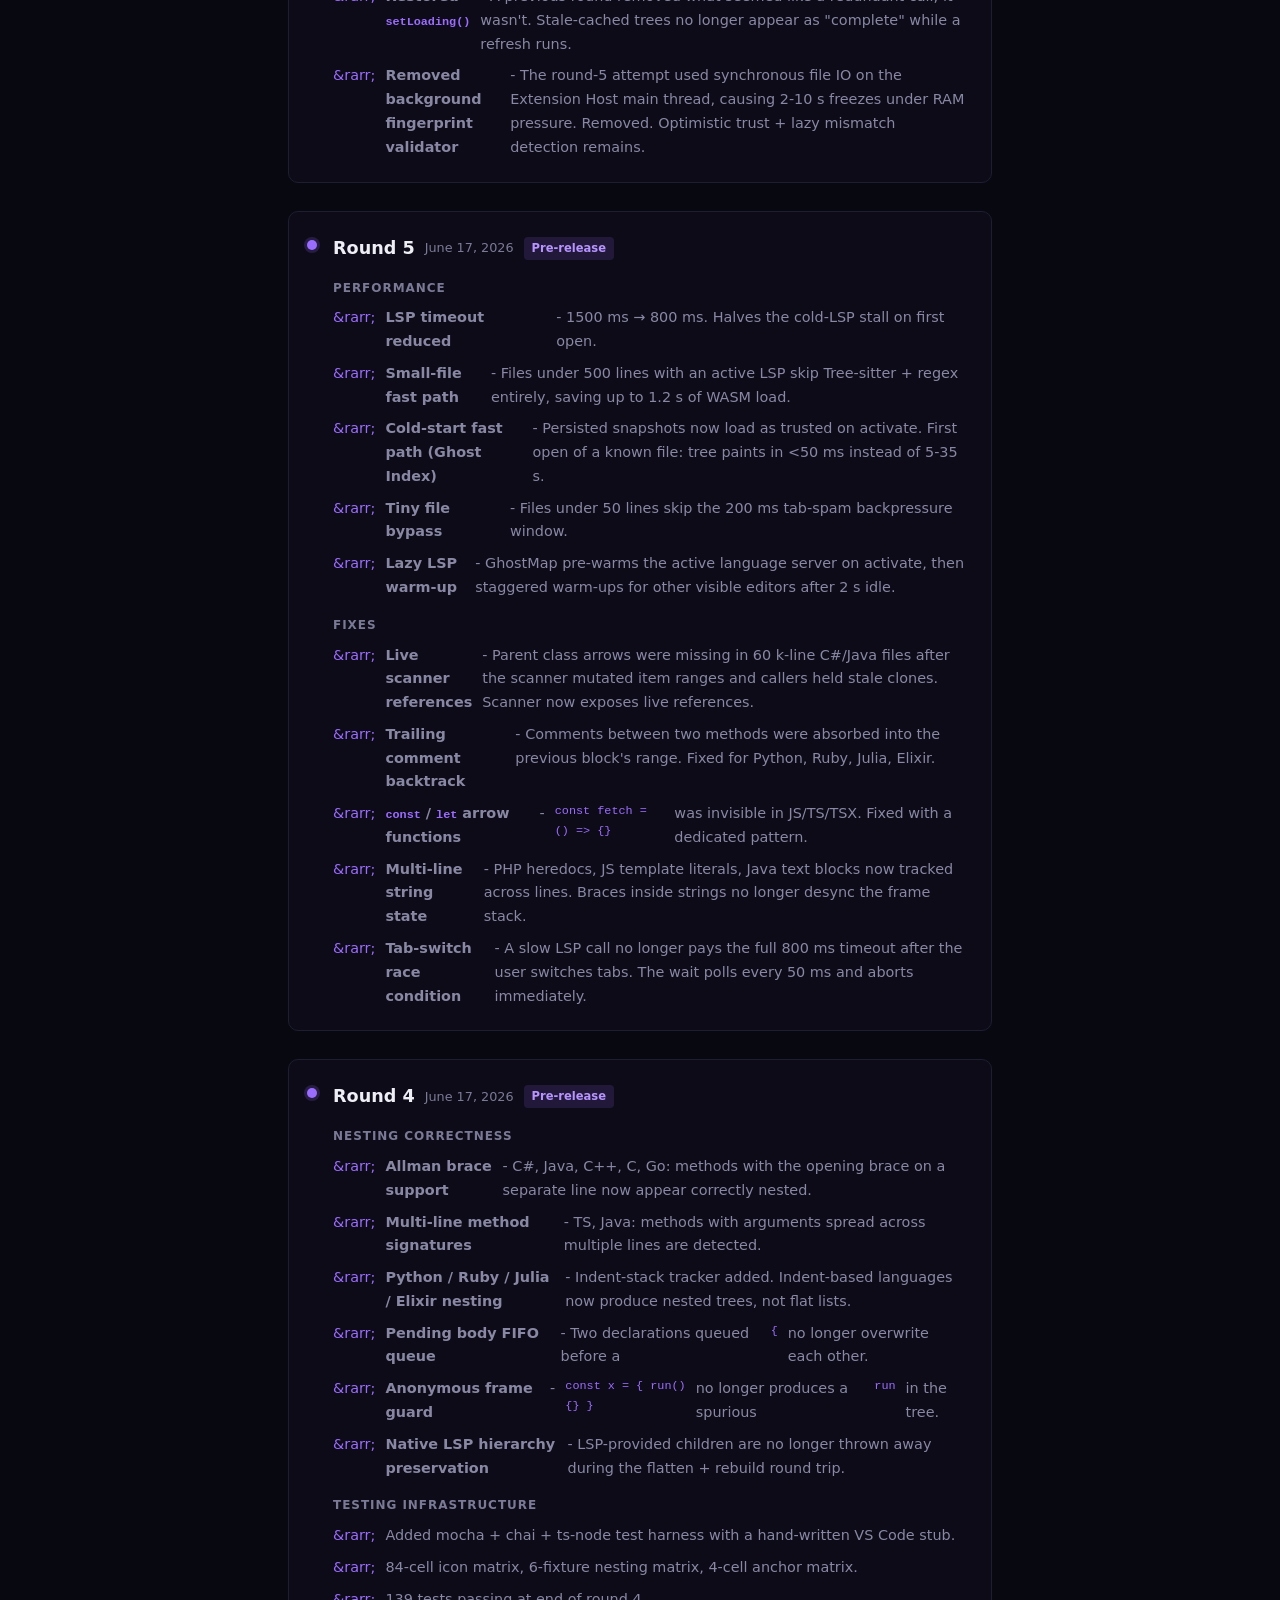
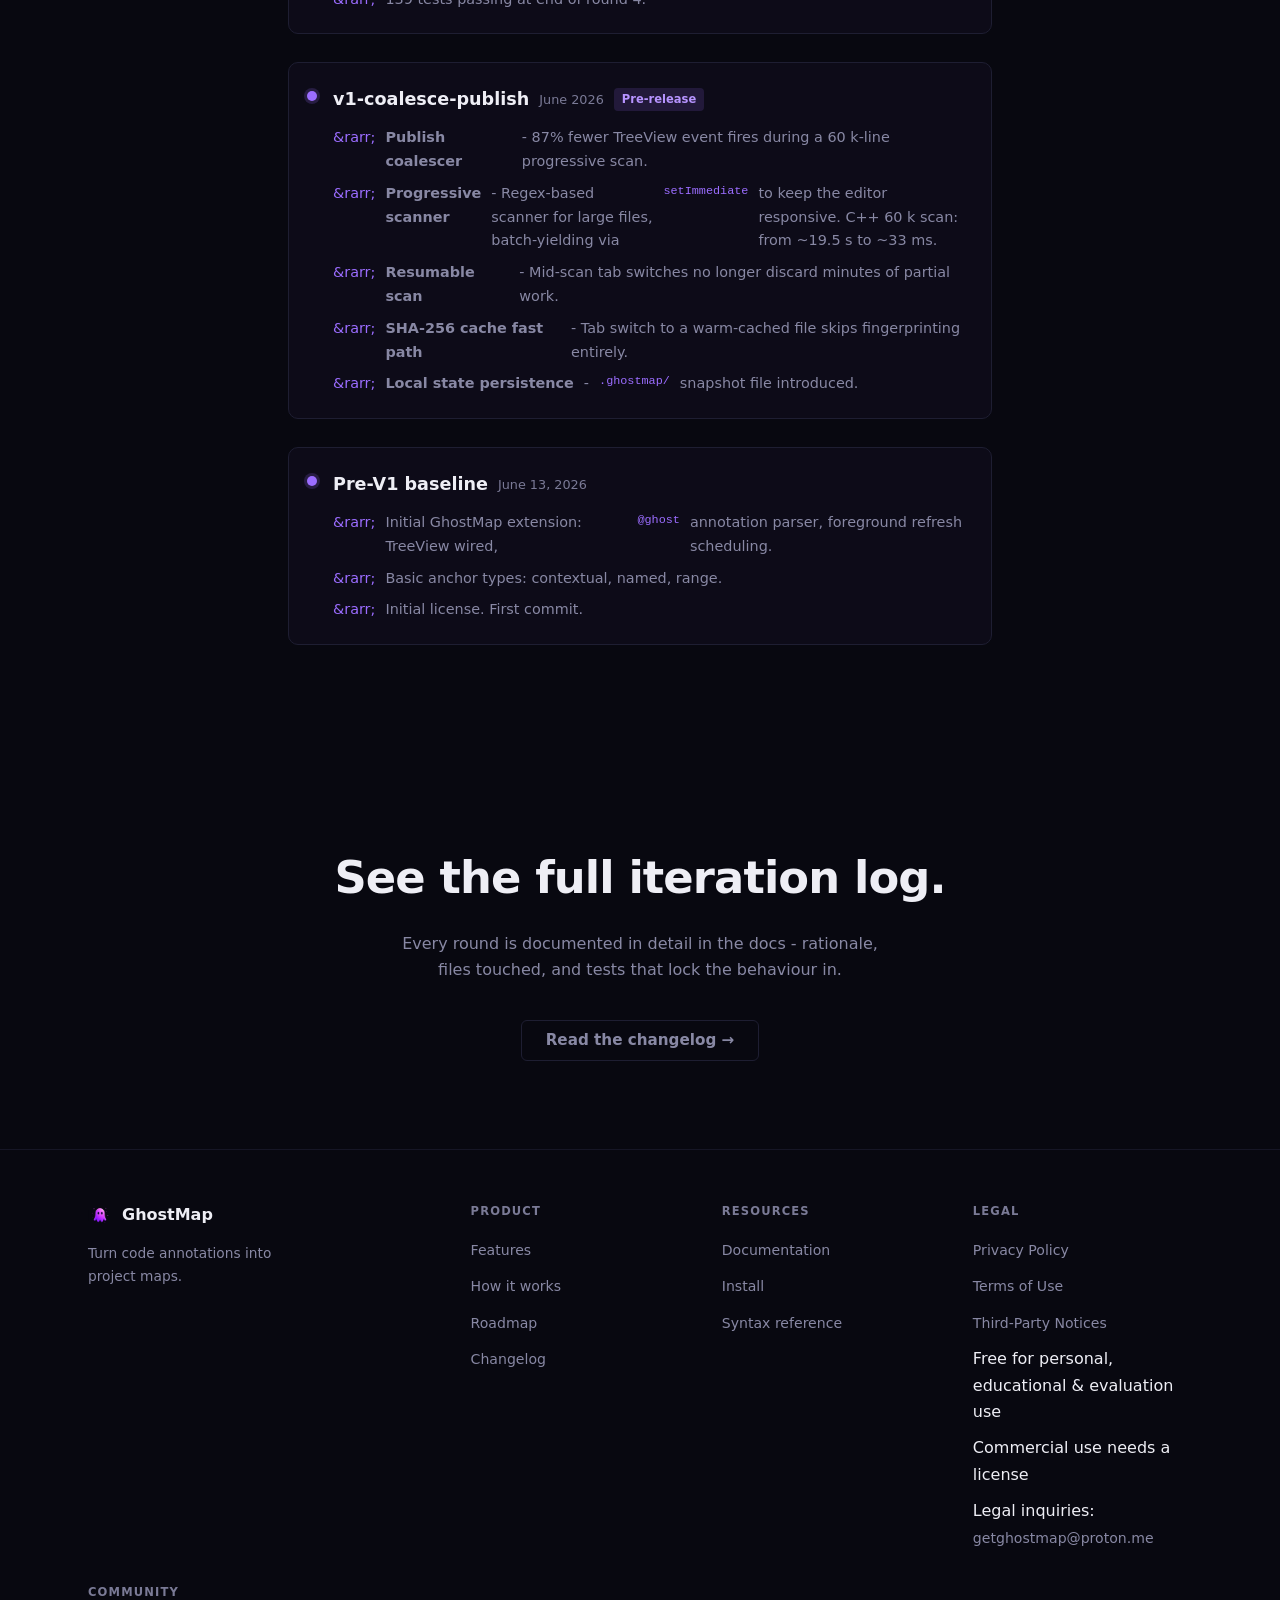
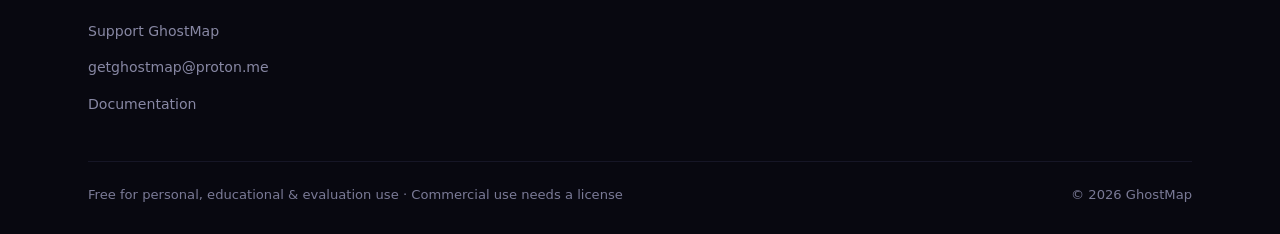
<file: pages/changelog.html>
<!DOCTYPE html>
<html lang="en">
<head>
  <meta charset="UTF-8" />
  <meta name="viewport" content="width=device-width, initial-scale=1.0" />
  <title>Changelog - GhostMap</title>
  <meta name="description" content="GhostMap version history. Every fix, every feature, every round." />
  <link rel="icon" type="image/png" href="../img/ghost-logo.png" />
  <link rel="preconnect" href="https://fonts.googleapis.com">
  <link rel="preconnect" href="https://fonts.gstatic.com" crossorigin>
  <link href="https://fonts.googleapis.com/css2?family=Space+Grotesk:wght@400;500;600;700;800&family=Inter:wght@400;500;600;700&family=JetBrains+Mono:wght@400;500;700&display=swap" rel="stylesheet">
  <link rel="canonical" href="https://ghostmap-liard.vercel.app/pages/changelog.html" />
  <meta name="theme-color" content="#080810" />
  <meta name="author" content="GhostMap contributors" />
  <meta name="referrer" content="strict-origin-when-cross-origin" />
  <meta http-equiv="Content-Security-Policy" content="default-src 'self'; style-src 'self' 'unsafe-inline' https://fonts.googleapis.com; font-src 'self' https://fonts.gstatic.com; img-src 'self' data:; connect-src 'self'; frame-ancestors 'none'; base-uri 'self'; form-action 'self'" />

  <meta property="og:type" content="website" />
  <meta property="og:site_name" content="GhostMap" />
  <meta property="og:title" content="Changelog - GhostMap" />
  <meta property="og:description" content="GhostMap release notes. Every fix, every feature, every round, with the reasoning behind it." />
  <meta property="og:url" content="https://ghostmap-liard.vercel.app/pages/changelog.html" />
  <meta property="og:image" content="https://ghostmap-liard.vercel.app/img/ghost-logo.png" />
  <meta name="twitter:card" content="summary" />
  <meta name="twitter:title" content="Changelog - GhostMap" />
  <meta name="twitter:description" content="GhostMap release notes. Every fix, every feature, every round, with the reasoning behind it." />
  <meta name="twitter:image" content="https://ghostmap-liard.vercel.app/img/ghost-logo.png" />

  <link rel="stylesheet" href="../css/styles.css" />
  <style>
    .cl-entry { border: 1px solid var(--border); background: rgba(155,109,255,0.03); border-radius: 10px; padding: 22px 24px 22px 44px; margin-bottom: 28px; position: relative; }
    .cl-entry::before { content: ''; position: absolute; left: 18px; top: 28px; width: 10px; height: 10px; border-radius: 50%; background: var(--violet); box-shadow: 0 0 0 3px rgba(155,109,255,0.18); }
    .cl-entry--current::before { background: var(--green); box-shadow: 0 0 0 3px rgba(74,222,128,0.2); }
    .cl-meta { display: flex; align-items: center; gap: 10px; margin-bottom: 12px; }
    .cl-version { font-family: var(--font-display); font-size: 1.1rem; font-weight: 800; }
    .cl-date { font-size: 0.8rem; color: var(--text-faint); }
    .cl-badge { font-size: 0.72rem; font-weight: 700; padding: 2px 8px; border-radius: 4px; }
    .cl-badge--current { background: rgba(74,222,128,0.12); color: var(--green); }
    .cl-badge--pre { background: var(--violet-dim); color: var(--violet-bright); }
    .cl-items { list-style: none; margin: 0; padding: 0; display: flex; flex-direction: column; gap: 8px; }
    .cl-items li { display: flex; gap: 10px; font-size: 0.9rem; color: var(--text-muted); }
    .cl-items li::before { content: '&rarr;'; color: var(--violet); flex-shrink: 0; }
    .cl-section { font-size: 0.75rem; font-weight: 700; letter-spacing: 0.08em; text-transform: uppercase; color: var(--text-faint); margin: 16px 0 8px; }
  </style>
</head>
<body>

<a class="skip-link" href="#main">Skip to content</a>


<header class="nav">
  <div class="container nav__inner">
    <a href="../index.html" class="nav__brand">
      <img src="../img/ghost-logo.png" alt="GhostMap" />
      GhostMap
    </a>
    <nav>
      <ul class="nav__links" id="primary-nav">
        <li><a href="../index.html">Home</a></li>
        <li><a href="features.html">Features</a></li>
        <li><a href="how-it-works.html">How it works</a></li>
        <li><a href="roadmap.html">Roadmap</a></li>
        <li><a href="changelog.html">Changelog</a></li>
        <li><a href="https://ghostmap-docs.vercel.app/overview" target="_blank" rel="noopener">Docs &#8599;</a></li>
      </ul>
    </nav>
    <div class="nav__right">
      <a href="mailto:getghostmap@proton.me" class="btn btn--outline btn--sm">Contact</a>
        <a href="https://marketplace.visualstudio.com/items?itemName=Ghostmap.ghostmap" class="btn btn--primary btn--sm">Install from VS Code Marketplace</a>
      <button class="nav__mobile-toggle" aria-label="Toggle navigation menu" aria-expanded="false" aria-controls="primary-nav">
        <svg width="22" height="22" viewBox="0 0 24 24" fill="none" stroke="currentColor" stroke-width="2"><path d="M3 6h18M3 12h18M3 18h18"/></svg>
      </button>
    </div>
  </div>
</header>

<main id="main">
  <section class="hero hero--center">
    <div class="container">
      <div class="hero__eyebrow"><span class="dot"></span> Changelog</div>
      <h1>Every change,<br /><em>documented.</em></h1>
      <p class="hero__sub">GhostMap product changelog. Every user-visible fix and feature is logged here with the reasoning behind it.</p>
    </div>
  </section>

  <section class="section section--bordered">
    <div class="container" style="max-width: 760px">

      <div class="cl-entry cl-entry--current">
        <div class="cl-meta">
          <span class="cl-version">Docs &amp; distribution clarification</span>
          <span class="cl-date">June 20, 2026</span>
          <span class="cl-badge cl-badge--current">Current</span>
        </div>

        <div class="cl-section">Site / docs / extension source sync</div>
        <ul class="cl-items">
          <li><strong>Version stamp</strong>: updated public copy to point at the current Marketplace install path.</li>
          <li><strong>Distribution truth</strong> &#8211; updated the home page, roadmap, and install docs around the active VS Code Marketplace listing.</li>
          <li><strong>V1 vs V2 scope</strong> &#8211; the "how it works" page now distinguishes the V1 active-file Ghost Tree + per-document cache from the V2 workspace-wide indexing engine direction (Ghost Index v2 + Ghost Watcher), which is designed but not shipped.</li>
          <li><strong>Language expansion</strong> &#8211; the features page now separates the 19 currently supported languages from the planned ~20-language expansion workstream gated on Tree-sitter packaging, WASM provenance, query validity, and fixture coverage.</li>
          <li><strong>Enterprise framing</strong> &#8211; the roadmap, Privacy Policy, and Terms of Use now flag Jira / Slack, Ghost Threads, Ghost Graph, dashboards, AI explanations, and permissions / audit log as future Enterprise roadmap capabilities that are not shipped today and would require their own privacy notice and consent before any integration with server services.</li>
        </ul>
      </div>

      <div class="cl-entry">
        <div class="cl-meta">
          <span class="cl-version">Reliability fixes</span>
          <span class="cl-date">June 17, 2026</span>
          <span class="cl-badge cl-badge--pre">Pre-release</span>
        </div>

        <div class="cl-section">Fixes</div>
        <ul class="cl-items">
          <li><strong>C# constructors</strong> - K&R and Allman constructors now appear in the Ghost Tree. Added pattern with <code style="font-size:0.82em;color:var(--violet)">[A-Z]</code> anchor to distinguish from method calls.</li>
          <li><strong>PHP method recognition</strong> - Day-1 regex bug: <code style="font-size:0.82em;color:var(--violet)">public function foo()</code> was invisible in large PHP files because only <code style="font-size:0.82em;color:var(--violet)">static</code> consumed its trailing space. All modifiers now handle whitespace uniformly.</li>
          <li><strong>C# <code style="font-size:0.82em;color:var(--violet)">var</code> fields</strong> - Class-level <code style="font-size:0.82em;color:var(--violet)">var</code> declarations now appear. Local variables inside method bodies are correctly suppressed.</li>
          <li><strong>Status badge in TreeView title</strong> - GhostMap now shows <code style="font-size:0.82em;color:var(--violet)">[loading]</code>, <code style="font-size:0.82em;color:var(--violet)">[cached]</code>, <code style="font-size:0.82em;color:var(--violet)">[stale-cache]</code>, and discard reasons directly in the panel header.</li>
          <li><strong>Restored <code style="font-size:0.82em;color:var(--violet)">setLoading()</code></strong> - A previous round removed what seemed like a redundant call; it wasn't. Stale-cached trees no longer appear as "complete" while a refresh runs.</li>
          <li><strong>Removed background fingerprint validator</strong> - The round-5 attempt used synchronous file IO on the Extension Host main thread, causing 2-10 s freezes under RAM pressure. Removed. Optimistic trust + lazy mismatch detection remains.</li>
        </ul>
      </div>

      <div class="cl-entry">
        <div class="cl-meta">
          <span class="cl-version">Round 5</span>
          <span class="cl-date">June 17, 2026</span>
          <span class="cl-badge cl-badge--pre">Pre-release</span>
        </div>

        <div class="cl-section">Performance</div>
        <ul class="cl-items">
          <li><strong>LSP timeout reduced</strong> - 1500 ms &rarr; 800 ms. Halves the cold-LSP stall on first open.</li>
          <li><strong>Small-file fast path</strong> - Files under 500 lines with an active LSP skip Tree-sitter + regex entirely, saving up to 1.2 s of WASM load.</li>
          <li><strong>Cold-start fast path (Ghost Index)</strong> - Persisted snapshots now load as trusted on activate. First open of a known file: tree paints in &lt;50 ms instead of 5-35 s.</li>
          <li><strong>Tiny file bypass</strong> - Files under 50 lines skip the 200 ms tab-spam backpressure window.</li>
          <li><strong>Lazy LSP warm-up</strong> - GhostMap pre-warms the active language server on activate, then staggered warm-ups for other visible editors after 2 s idle.</li>
        </ul>

        <div class="cl-section">Fixes</div>
        <ul class="cl-items">
          <li><strong>Live scanner references</strong> - Parent class arrows were missing in 60 k-line C#/Java files after the scanner mutated item ranges and callers held stale clones. Scanner now exposes live references.</li>
          <li><strong>Trailing comment backtrack</strong> - Comments between two methods were absorbed into the previous block's range. Fixed for Python, Ruby, Julia, Elixir.</li>
          <li><strong><code style="font-size:0.82em;color:var(--violet)">const</code> / <code style="font-size:0.82em;color:var(--violet)">let</code> arrow functions</strong> - <code style="font-size:0.82em;color:var(--violet)">const fetch = () => {}</code> was invisible in JS/TS/TSX. Fixed with a dedicated pattern.</li>
          <li><strong>Multi-line string state</strong> - PHP heredocs, JS template literals, Java text blocks now tracked across lines. Braces inside strings no longer desync the frame stack.</li>
          <li><strong>Tab-switch race condition</strong> - A slow LSP call no longer pays the full 800 ms timeout after the user switches tabs. The wait polls every 50 ms and aborts immediately.</li>
        </ul>
      </div>

      <div class="cl-entry">
        <div class="cl-meta">
          <span class="cl-version">Round 4</span>
          <span class="cl-date">June 17, 2026</span>
          <span class="cl-badge cl-badge--pre">Pre-release</span>
        </div>

        <div class="cl-section">Nesting correctness</div>
        <ul class="cl-items">
          <li><strong>Allman brace support</strong> - C#, Java, C++, C, Go: methods with the opening brace on a separate line now appear correctly nested.</li>
          <li><strong>Multi-line method signatures</strong> - TS, Java: methods with arguments spread across multiple lines are detected.</li>
          <li><strong>Python / Ruby / Julia / Elixir nesting</strong> - Indent-stack tracker added. Indent-based languages now produce nested trees, not flat lists.</li>
          <li><strong>Pending body FIFO queue</strong> - Two declarations queued before a <code style="font-size:0.82em;color:var(--violet)">{</code> no longer overwrite each other.</li>
          <li><strong>Anonymous frame guard</strong> - <code style="font-size:0.82em;color:var(--violet)">const x = { run() {} }</code> no longer produces a spurious <code style="font-size:0.82em;color:var(--violet)">run</code> in the tree.</li>
          <li><strong>Native LSP hierarchy preservation</strong> - LSP-provided children are no longer thrown away during the flatten + rebuild round trip.</li>
        </ul>

        <div class="cl-section">Testing infrastructure</div>
        <ul class="cl-items">
          <li>Added mocha + chai + ts-node test harness with a hand-written VS Code stub.</li>
          <li>84-cell icon matrix, 6-fixture nesting matrix, 4-cell anchor matrix.</li>
          <li>139 tests passing at end of round 4.</li>
        </ul>
      </div>

      <div class="cl-entry">
        <div class="cl-meta">
          <span class="cl-version">v1-coalesce-publish</span>
          <span class="cl-date">June 2026</span>
          <span class="cl-badge cl-badge--pre">Pre-release</span>
        </div>
        <ul class="cl-items">
          <li><strong>Publish coalescer</strong> - 87% fewer TreeView event fires during a 60 k-line progressive scan.</li>
          <li><strong>Progressive scanner</strong> - Regex-based scanner for large files, batch-yielding via <code style="font-size:0.82em;color:var(--violet)">setImmediate</code> to keep the editor responsive. C++ 60 k scan: from ~19.5 s to ~33 ms.</li>
          <li><strong>Resumable scan</strong> - Mid-scan tab switches no longer discard minutes of partial work.</li>
          <li><strong>SHA-256 cache fast path</strong> - Tab switch to a warm-cached file skips fingerprinting entirely.</li>
          <li><strong>Local state persistence</strong> - <code style="font-size:0.82em;color:var(--violet)">.ghostmap/</code> snapshot file introduced.</li>
        </ul>
      </div>

      <div class="cl-entry">
        <div class="cl-meta">
          <span class="cl-version">Pre-V1 baseline</span>
          <span class="cl-date">June 13, 2026</span>
        </div>
        <ul class="cl-items">
          <li>Initial GhostMap extension: TreeView wired, <code style="font-size:0.82em;color:var(--violet)">@ghost</code> annotation parser, foreground refresh scheduling.</li>
          <li>Basic anchor types: contextual, named, range.</li>
          <li>Initial license. First commit.</li>
        </ul>
      </div>

    </div>
  </section>

  <section class="cta-block">
    <div class="container">
      <h2>See the full iteration log.</h2>
      <p>Every round is documented in detail in the docs - rationale, files touched, and tests that lock the behaviour in.</p>
      <a href="https://ghostmap-docs.vercel.app/changelog" class="btn btn--outline btn--lg">Read the changelog &rarr;</a>
    </div>
  </section>
</main>

<footer class="footer">
  <div class="container">
    <div class="footer__grid">
      <div>
        <div class="footer__brand"><img src="../img/ghost-logo.png" alt="GhostMap" /> GhostMap</div>
        <p class="footer__tagline">Turn code annotations into project maps.</p>
      </div>
      <div class="footer__col"><h4>Product</h4><ul>
        <li><a href="features.html">Features</a></li>
        <li><a href="how-it-works.html">How it works</a></li>
        <li><a href="roadmap.html">Roadmap</a></li>
        <li><a href="changelog.html">Changelog</a></li>
      </ul></div>
      <div class="footer__col"><h4>Resources</h4><ul>
        <li><a href="https://ghostmap-docs.vercel.app/overview">Documentation</a></li>
        <li><a href="https://ghostmap-docs.vercel.app/install">Install</a></li>
        <li><a href="https://ghostmap-docs.vercel.app/reference/syntax">Syntax reference</a></li>
      </ul></div>
      <div class="footer__col"><h4>Legal</h4><ul>
        <li><a href="privacy.html">Privacy Policy</a></li>
        <li><a href="terms.html">Terms of Use</a></li>
        <li><a href="notices.html">Third-Party Notices</a></li>
        <li>Free for personal, educational &amp; evaluation use</li>
        <li>Commercial use needs a license</li>
        <li>Legal inquiries: <a href="mailto:getghostmap@proton.me">getghostmap@proton.me</a></li>
      </ul></div>
      <div class="footer__col"><h4>Community</h4><ul>
        <li><a href="../index.html#support">Support GhostMap</a></li>
        <li><a href="mailto:getghostmap@proton.me">getghostmap@proton.me</a></li>
        <li><a href="https://ghostmap-docs.vercel.app/overview">Documentation</a></li>
      </ul></div>
    </div>
    <div class="footer__bottom">
      <span>Free for personal, educational &amp; evaluation use &middot; Commercial use needs a license</span>
      <span>&copy; <span id="year">2026</span> GhostMap</span>
    </div>
  </div>
</footer>

<script src="../js/main.js"></script>
</body>
</html>
</file>
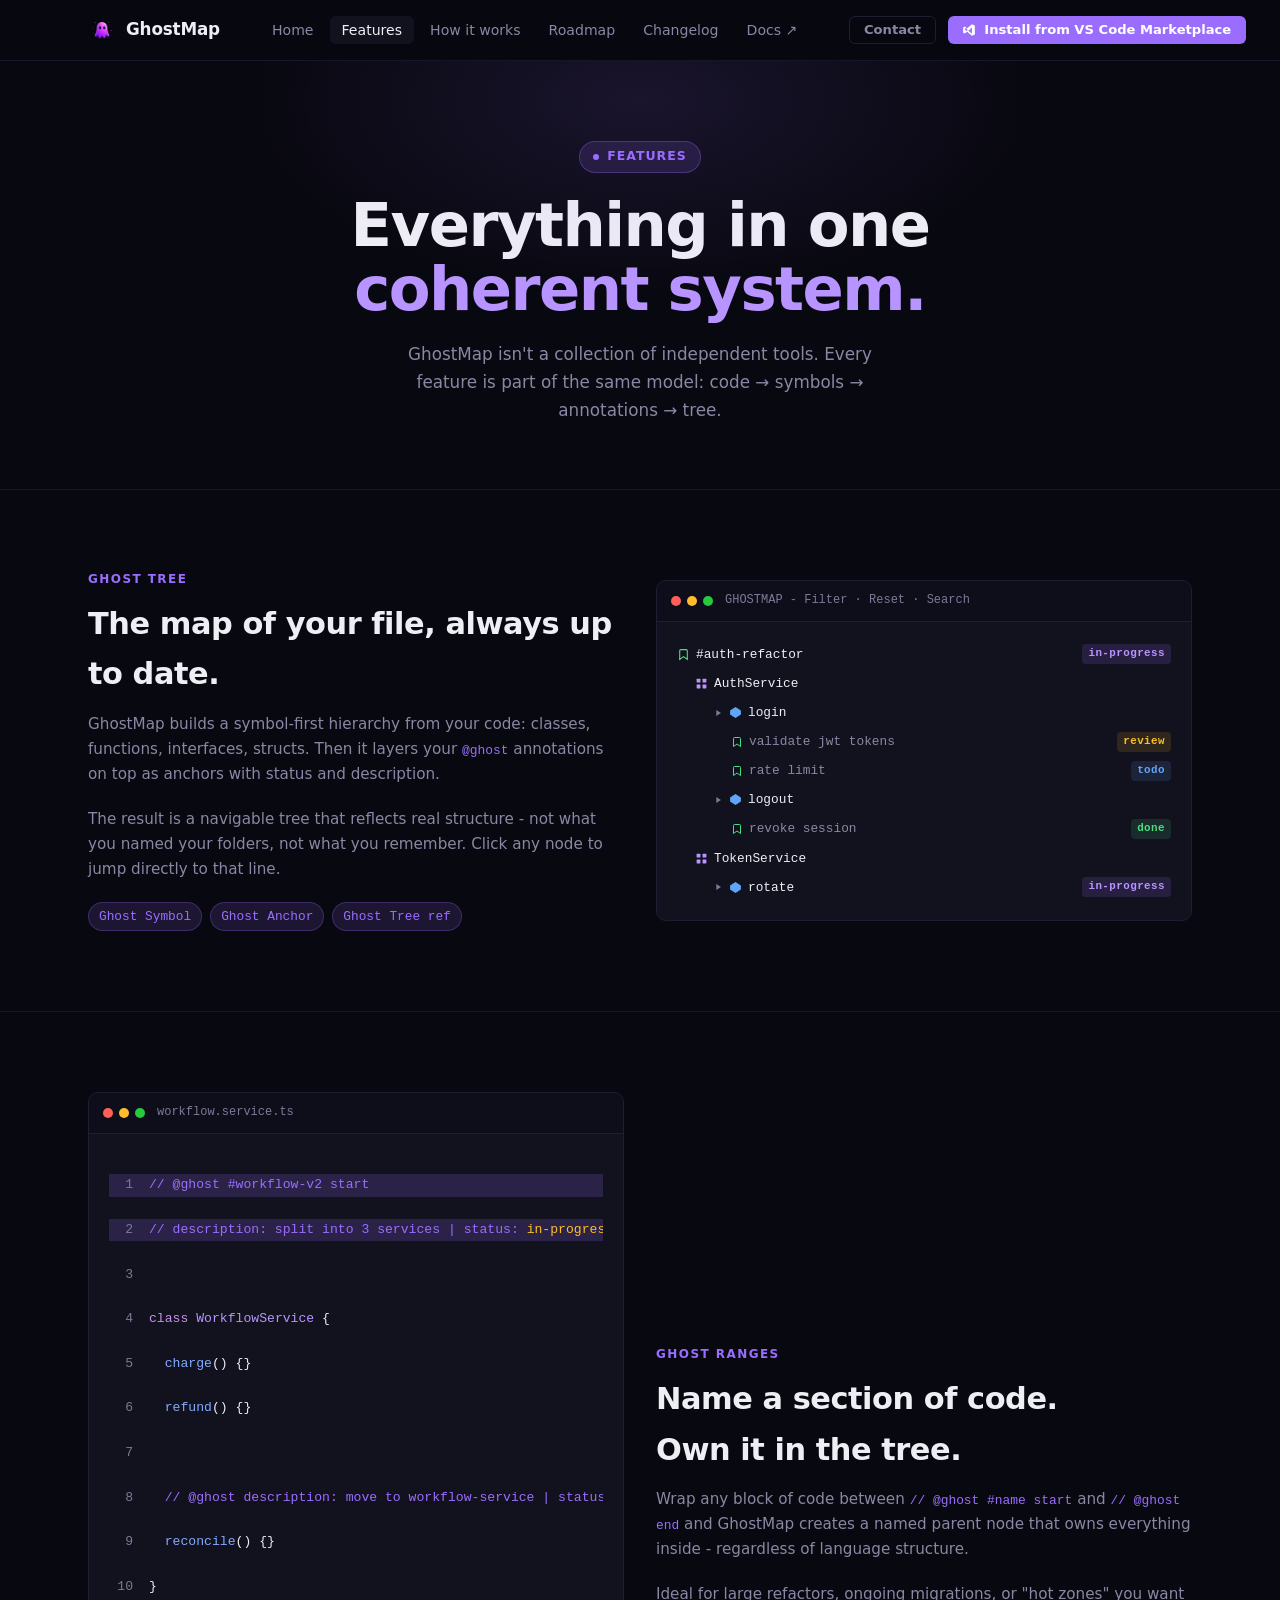
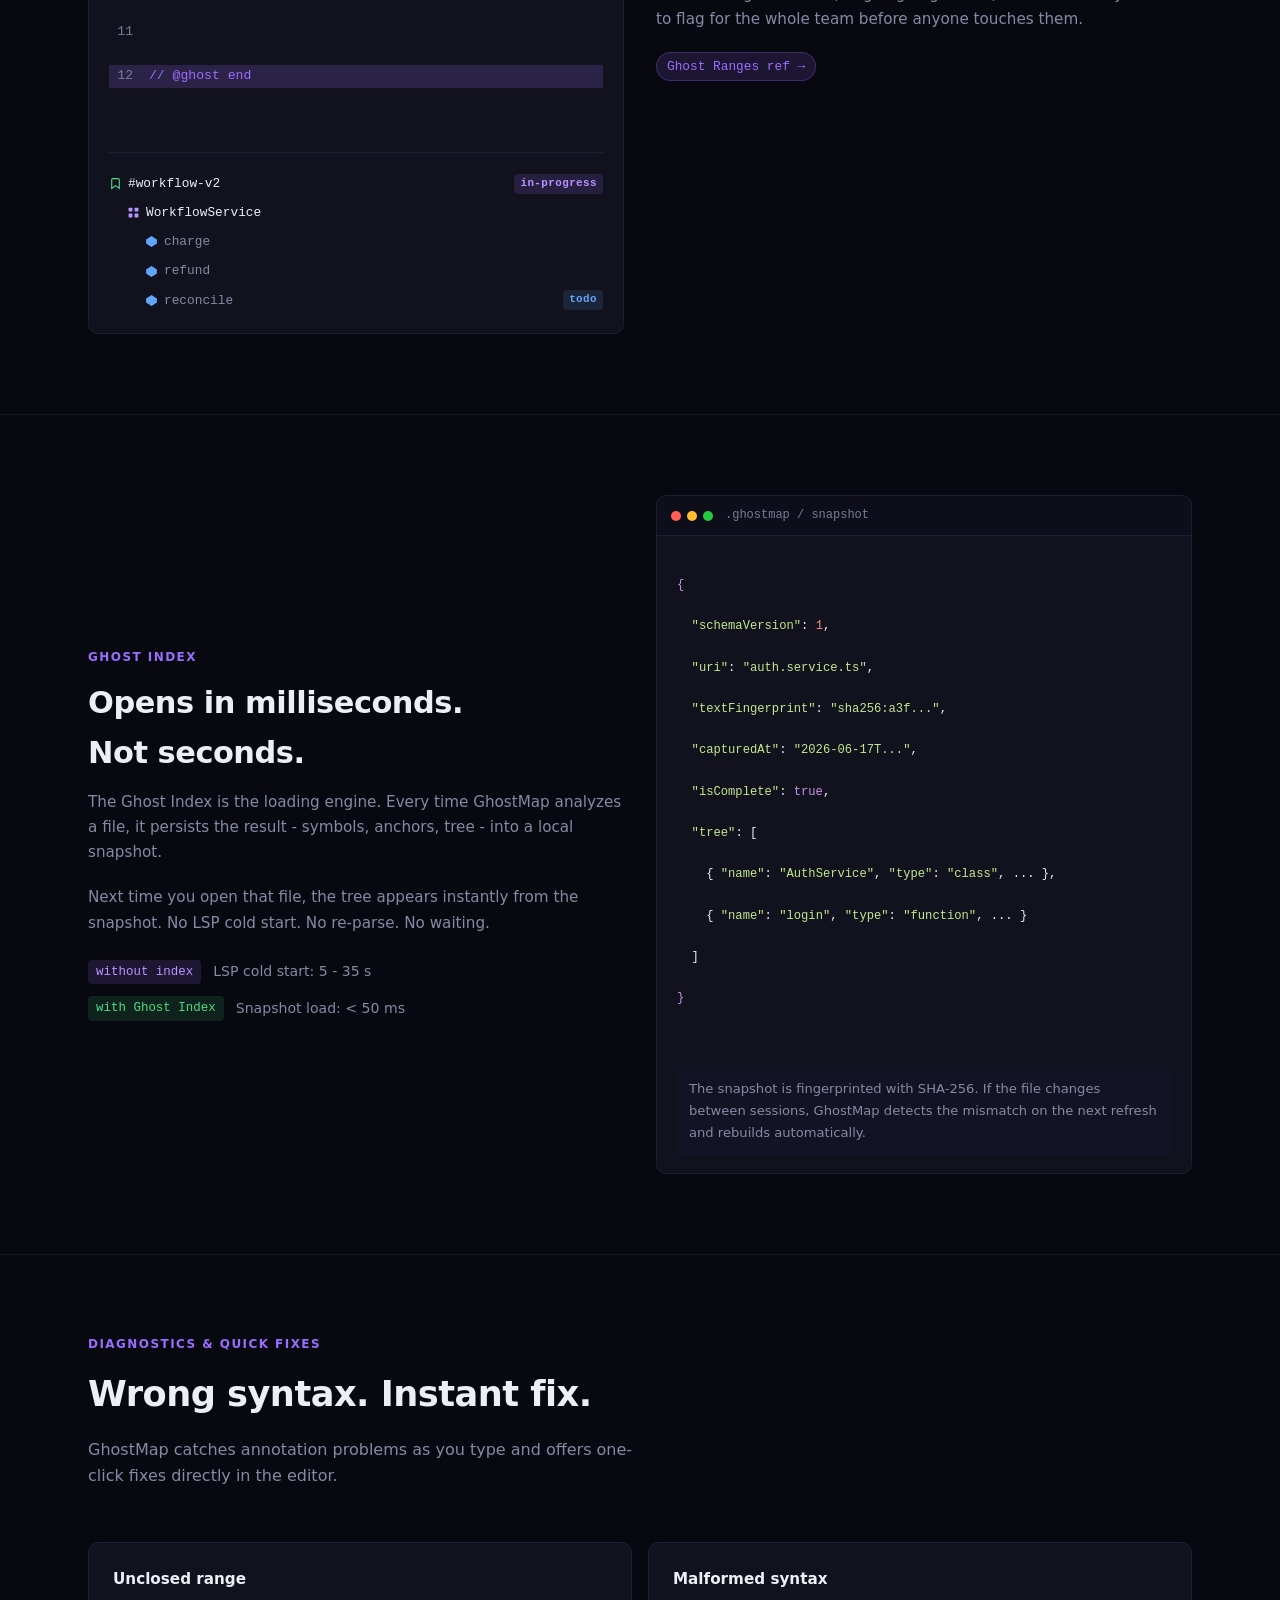
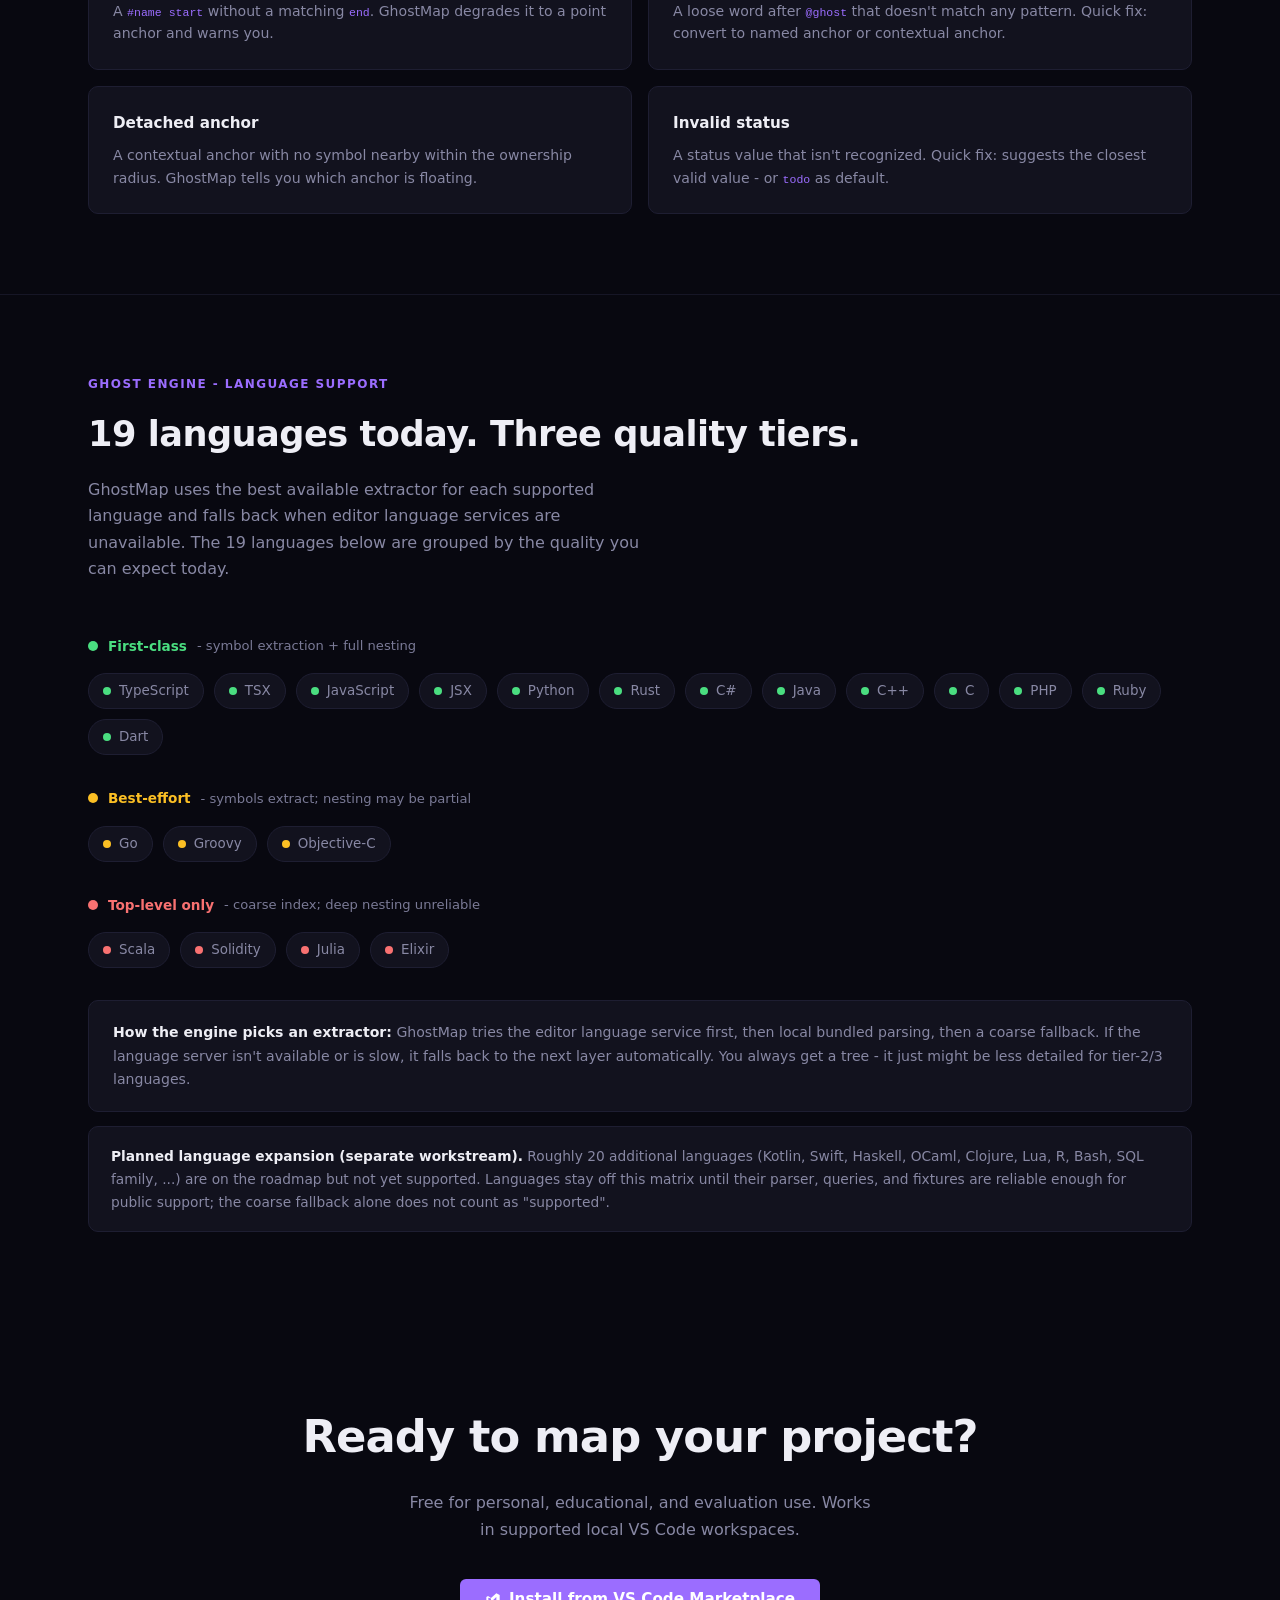
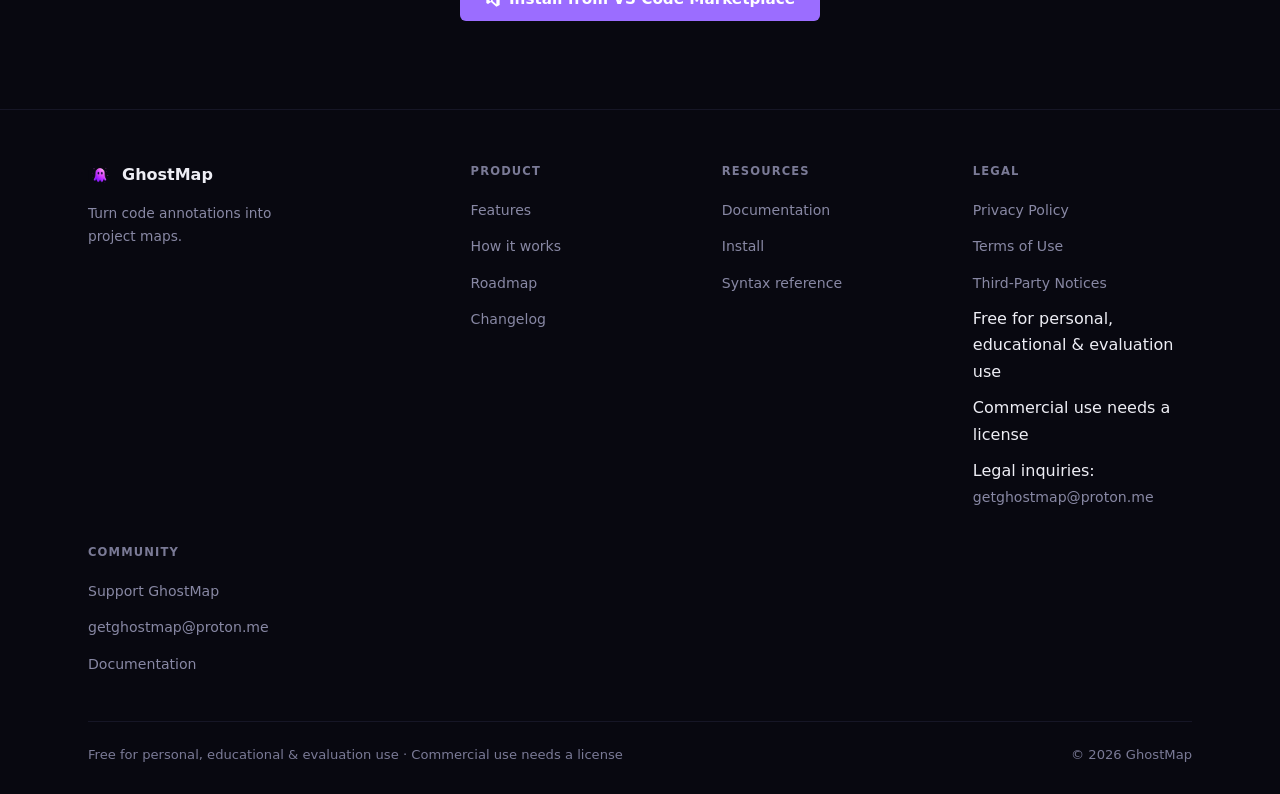
<file: pages/features.html>
<!DOCTYPE html>
<html lang="en">
<head>
  <meta charset="UTF-8" />
  <meta name="viewport" content="width=device-width, initial-scale=1.0" />
  <title>Features - GhostMap</title>
  <meta name="description" content="Everything GhostMap can do: Ghost Tree, Ghost Ranges, Ghost Anchors, Ghost Index, diagnostics, and multi-language support." />
  <link rel="icon" type="image/png" href="../img/ghost-logo.png" />
  <link rel="preconnect" href="https://fonts.googleapis.com">
  <link rel="preconnect" href="https://fonts.gstatic.com" crossorigin>
  <link href="https://fonts.googleapis.com/css2?family=Space+Grotesk:wght@400;500;600;700;800&family=Inter:wght@400;500;600;700&family=JetBrains+Mono:wght@400;500;700&display=swap" rel="stylesheet">
  <link rel="canonical" href="https://ghostmap-liard.vercel.app/pages/features.html" />
  <meta name="theme-color" content="#080810" />
  <meta name="author" content="GhostMap contributors" />
  <meta name="referrer" content="strict-origin-when-cross-origin" />
  <meta http-equiv="Content-Security-Policy" content="default-src 'self'; style-src 'self' 'unsafe-inline' https://fonts.googleapis.com; font-src 'self' https://fonts.gstatic.com; img-src 'self' data:; connect-src 'self'; frame-ancestors 'none'; base-uri 'self'; form-action 'self'" />

  <meta property="og:type" content="website" />
  <meta property="og:site_name" content="GhostMap" />
  <meta property="og:title" content="Features - GhostMap" />
  <meta property="og:description" content="Every GhostMap feature explained: Ghost Tree, Ghost Engine, Ghost Index, anchors, diagnostics, multi-language support." />
  <meta property="og:url" content="https://ghostmap-liard.vercel.app/pages/features.html" />
  <meta property="og:image" content="https://ghostmap-liard.vercel.app/img/ghost-logo.png" />
  <meta name="twitter:card" content="summary" />
  <meta name="twitter:title" content="Features - GhostMap" />
  <meta name="twitter:description" content="Every GhostMap feature explained: Ghost Tree, Ghost Engine, Ghost Index, anchors, diagnostics, multi-language support." />
  <meta name="twitter:image" content="https://ghostmap-liard.vercel.app/img/ghost-logo.png" />

  <link rel="stylesheet" href="../css/styles.css" />
</head>
<body>

<a class="skip-link" href="#main">Skip to content</a>


<header class="nav">
  <div class="container nav__inner">
    <a href="../index.html" class="nav__brand">
      <img src="../img/ghost-logo.png" alt="GhostMap" />
      GhostMap
    </a>
    <nav>
      <ul class="nav__links" id="primary-nav">
        <li><a href="../index.html">Home</a></li>
        <li><a href="features.html">Features</a></li>
        <li><a href="how-it-works.html">How it works</a></li>
        <li><a href="roadmap.html">Roadmap</a></li>
        <li><a href="changelog.html">Changelog</a></li>
        <li><a href="https://ghostmap-docs.vercel.app/overview" target="_blank" rel="noopener">Docs &#8599;</a></li>
      </ul>
    </nav>
    <div class="nav__right">
      <a href="mailto:getghostmap@proton.me" class="btn btn--outline btn--sm">Contact</a>
          <a href="https://marketplace.visualstudio.com/items?itemName=Ghostmap.ghostmap" class="btn btn--primary btn--sm">
        <svg width="14" height="14" viewBox="0 0 24 24" fill="currentColor"><path d="M17 2 9 9 4.5 6 2 7.5v9L4.5 18 9 15l8 7 5-2.4V4.4ZM9 14.2 5 11.5v-3L9 9.8Zm8 4.3-5.9-5.2L17 7.5Z"/></svg>
        Install from VS Code Marketplace
      </a>
      <button class="nav__mobile-toggle" aria-label="Toggle navigation menu" aria-expanded="false" aria-controls="primary-nav">
        <svg width="22" height="22" viewBox="0 0 24 24" fill="none" stroke="currentColor" stroke-width="2"><path d="M3 6h18M3 12h18M3 18h18"/></svg>
      </button>
    </div>
  </div>
</header>

<main id="main">

  <section class="hero hero--center">
    <div class="container">
      <div class="hero__eyebrow"><span class="dot"></span> Features</div>
      <h1>Everything in one<br /><em>coherent system.</em></h1>
      <p class="hero__sub">
        GhostMap isn't a collection of independent tools. Every feature is part of the same model:
        code &rarr; symbols &rarr; annotations &rarr; tree.
      </p>
    </div>
  </section>

  <section class="section section--bordered">
    <div class="container">
      <div class="split-demo">
        <div class="split-demo__text">
          <div class="section__label">Ghost Tree</div>
          <h2>The map of your file, always up to date.</h2>
          <p>
            GhostMap builds a symbol-first hierarchy from your code: classes, functions,
            interfaces, structs. Then it layers your <code style="font-size:0.85em;color:var(--violet)">@ghost</code> annotations
            on top as anchors with status and description.
          </p>
          <p>
            The result is a navigable tree that reflects real structure - not what you
            named your folders, not what you remember. Click any node to jump directly
            to that line.
          </p>
          <div style="display:flex;flex-wrap:wrap;gap:8px;margin-top:20px">
            <a href="https://ghostmap-docs.vercel.app/guide/symbol" class="concept-link">Ghost Symbol</a>
            <a href="https://ghostmap-docs.vercel.app/guide/anchor" class="concept-link">Ghost Anchor</a>
            <a href="https://ghostmap-docs.vercel.app/reference/ghost-tree" class="concept-link">Ghost Tree ref</a>
          </div>
        </div>
        <div class="panel">
          <div class="panel__bar">
            <div class="panel__dots">
              <span class="panel__dot panel__dot--r"></span>
              <span class="panel__dot panel__dot--y"></span>
              <span class="panel__dot panel__dot--g"></span>
            </div>
            <span class="panel__title">GHOSTMAP - Filter &middot; Reset &middot; Search</span>
          </div>
          <div class="panel__body">
            <div class="tree">
              <div class="tree-row">
                <svg class="icon-a" width="13" height="13" viewBox="0 0 24 24" fill="none" stroke="currentColor" stroke-width="2"><path d="M19 21 12 16 5 21V5a2 2 0 0 1 2-2h10a2 2 0 0 1 2 2Z"/></svg>
                <span class="tree-row__name">#auth-refactor</span>
                <span class="tree-row__badge badge--progress">in-progress</span>
              </div>
              <div class="tree-row tree-row--i1">
                <svg class="icon-c" width="13" height="13" viewBox="0 0 24 24" fill="currentColor"><rect x="3" y="3" width="7" height="7" rx="1"/><rect x="14" y="3" width="7" height="7" rx="1"/><rect x="3" y="14" width="7" height="7" rx="1"/><rect x="14" y="14" width="7" height="7" rx="1"/></svg>
                <span class="tree-row__name">AuthService</span>
              </div>
              <div class="tree-row tree-row--i2">
                <svg class="icon-ch" width="10" height="10" viewBox="0 0 24 24" fill="currentColor"><path d="M8 5v14l11-7Z"/></svg>
                <svg class="icon-f" width="13" height="13" viewBox="0 0 24 24" fill="currentColor"><polygon points="12,2 22,8.5 22,15.5 12,22 2,15.5 2,8.5"/></svg>
                <span class="tree-row__name">login</span>
              </div>
              <div class="tree-row tree-row--i3">
                <svg class="icon-a" width="12" height="12" viewBox="0 0 24 24" fill="none" stroke="currentColor" stroke-width="2"><path d="M19 21 12 16 5 21V5a2 2 0 0 1 2-2h10a2 2 0 0 1 2 2Z"/></svg>
                <span>validate jwt tokens</span>
                <span class="tree-row__badge badge--review">review</span>
              </div>
              <div class="tree-row tree-row--i3">
                <svg class="icon-a" width="12" height="12" viewBox="0 0 24 24" fill="none" stroke="currentColor" stroke-width="2"><path d="M19 21 12 16 5 21V5a2 2 0 0 1 2-2h10a2 2 0 0 1 2 2Z"/></svg>
                <span>rate limit</span>
                <span class="tree-row__badge badge--todo">todo</span>
              </div>
              <div class="tree-row tree-row--i2">
                <svg class="icon-ch" width="10" height="10" viewBox="0 0 24 24" fill="currentColor"><path d="M8 5v14l11-7Z"/></svg>
                <svg class="icon-f" width="13" height="13" viewBox="0 0 24 24" fill="currentColor"><polygon points="12,2 22,8.5 22,15.5 12,22 2,15.5 2,8.5"/></svg>
                <span class="tree-row__name">logout</span>
              </div>
              <div class="tree-row tree-row--i3">
                <svg class="icon-a" width="12" height="12" viewBox="0 0 24 24" fill="none" stroke="currentColor" stroke-width="2"><path d="M19 21 12 16 5 21V5a2 2 0 0 1 2-2h10a2 2 0 0 1 2 2Z"/></svg>
                <span>revoke session</span>
                <span class="tree-row__badge badge--done">done</span>
              </div>
              <div class="tree-row tree-row--i1">
                <svg class="icon-c" width="13" height="13" viewBox="0 0 24 24" fill="currentColor"><rect x="3" y="3" width="7" height="7" rx="1"/><rect x="14" y="3" width="7" height="7" rx="1"/><rect x="3" y="14" width="7" height="7" rx="1"/><rect x="14" y="14" width="7" height="7" rx="1"/></svg>
                <span class="tree-row__name">TokenService</span>
              </div>
              <div class="tree-row tree-row--i2">
                <svg class="icon-ch" width="10" height="10" viewBox="0 0 24 24" fill="currentColor"><path d="M8 5v14l11-7Z"/></svg>
                <svg class="icon-f" width="13" height="13" viewBox="0 0 24 24" fill="currentColor"><polygon points="12,2 22,8.5 22,15.5 12,22 2,15.5 2,8.5"/></svg>
                <span class="tree-row__name">rotate</span>
                <span class="tree-row__badge badge--progress">in-progress</span>
              </div>
            </div>
          </div>
        </div>
      </div>
    </div>
  </section>

  <section class="section section--bordered">
    <div class="container">
      <div class="split-demo split-demo--reverse">
        <div class="split-demo__text">
          <div class="section__label">Ghost Ranges</div>
          <h2>Name a section of code.<br />Own it in the tree.</h2>
          <p>
            Wrap any block of code between <code style="font-size:0.85em;color:var(--violet)">// @ghost #name start</code> and
            <code style="font-size:0.85em;color:var(--violet)">// @ghost end</code> and GhostMap creates a named parent node
            that owns everything inside - regardless of language structure.
          </p>
          <p>
            Ideal for large refactors, ongoing migrations, or "hot zones" you want to
            flag for the whole team before anyone touches them.
          </p>
          <div style="display:flex;flex-wrap:wrap;gap:8px;margin-top:20px">
            <a href="https://ghostmap-docs.vercel.app/guide/range-anchor" class="concept-link">Ghost Ranges ref &rarr;</a>
          </div>
        </div>
        <div class="panel">
          <div class="panel__bar">
            <div class="panel__dots">
              <span class="panel__dot panel__dot--r"></span>
              <span class="panel__dot panel__dot--y"></span>
              <span class="panel__dot panel__dot--g"></span>
            </div>
            <span class="panel__title">workflow.service.ts</span>
          </div>
          <div class="panel__body">
            <div class="code">
<span class="line line--hl"><span class="ln">1</span><span class="gh">// @ghost #workflow-v2 start</span></span>
<span class="line line--hl"><span class="ln">2</span><span class="gh">// description: split into 3 services | status: <span class="gs">in-progress</span></span></span>
<span class="line"><span class="ln">3</span></span>
<span class="line"><span class="ln">4</span><span class="kw">class</span> <span class="cls">WorkflowService</span> {</span>
<span class="line"><span class="ln">5</span>  <span class="fn">charge</span>() {}</span>
<span class="line"><span class="ln">6</span>  <span class="fn">refund</span>() {}</span>
<span class="line"><span class="ln">7</span></span>
<span class="line"><span class="ln">8</span>  <span class="gh">// @ghost description: move to workflow-service | status: <span class="gs">todo</span></span></span>
<span class="line"><span class="ln">9</span>  <span class="fn">reconcile</span>() {}</span>
<span class="line"><span class="ln">10</span>}</span>
<span class="line"><span class="ln">11</span></span>
<span class="line line--hl"><span class="ln">12</span><span class="gh">// @ghost end</span></span>
            </div>
            <div style="margin-top:20px;padding-top:16px;border-top:1px solid var(--border)">
              <div class="tree">
                <div class="tree-row">
                  <svg class="icon-a" width="13" height="13" viewBox="0 0 24 24" fill="none" stroke="currentColor" stroke-width="2"><path d="M19 21 12 16 5 21V5a2 2 0 0 1 2-2h10a2 2 0 0 1 2 2Z"/></svg>
                  <span class="tree-row__name">#workflow-v2</span>
                  <span class="tree-row__badge badge--progress">in-progress</span>
                </div>
                <div class="tree-row tree-row--i1">
                  <svg class="icon-c" width="13" height="13" viewBox="0 0 24 24" fill="currentColor"><rect x="3" y="3" width="7" height="7" rx="1"/><rect x="14" y="3" width="7" height="7" rx="1"/><rect x="3" y="14" width="7" height="7" rx="1"/><rect x="14" y="14" width="7" height="7" rx="1"/></svg>
                  <span class="tree-row__name">WorkflowService</span>
                </div>
                <div class="tree-row tree-row--i2">
                  <svg class="icon-f" width="13" height="13" viewBox="0 0 24 24" fill="currentColor"><polygon points="12,2 22,8.5 22,15.5 12,22 2,15.5 2,8.5"/></svg>
                  <span>charge</span>
                </div>
                <div class="tree-row tree-row--i2">
                  <svg class="icon-f" width="13" height="13" viewBox="0 0 24 24" fill="currentColor"><polygon points="12,2 22,8.5 22,15.5 12,22 2,15.5 2,8.5"/></svg>
                  <span>refund</span>
                </div>
                <div class="tree-row tree-row--i2">
                  <svg class="icon-f" width="13" height="13" viewBox="0 0 24 24" fill="currentColor"><polygon points="12,2 22,8.5 22,15.5 12,22 2,15.5 2,8.5"/></svg>
                  <span>reconcile</span>
                  <span class="tree-row__badge badge--todo">todo</span>
                </div>
              </div>
            </div>
          </div>
        </div>
      </div>
    </div>
  </section>

  <section class="section section--bordered">
    <div class="container">
      <div class="split-demo">
        <div class="split-demo__text">
          <div class="section__label">Ghost Index</div>
          <h2>Opens in milliseconds.<br />Not seconds.</h2>
          <p>
            The Ghost Index is the loading engine. Every time GhostMap analyzes a file,
            it persists the result - symbols, anchors, tree - into a local snapshot.
          </p>
          <p>
            Next time you open that file, the tree appears instantly from the snapshot.
            No LSP cold start. No re-parse. No waiting.
          </p>
          <div style="margin-top:24px;display:flex;flex-direction:column;gap:12px">
            <div style="display:flex;align-items:center;gap:12px;font-size:0.88rem">
              <span style="background:var(--violet-dim);color:var(--violet-bright);border-radius:4px;padding:2px 8px;font-family:var(--font-mono);font-size:0.78rem">without index</span>
              <span style="color:var(--text-muted)">LSP cold start: 5 - 35 s</span>
            </div>
            <div style="display:flex;align-items:center;gap:12px;font-size:0.88rem">
              <span style="background:rgba(74,222,128,0.12);color:var(--green);border-radius:4px;padding:2px 8px;font-family:var(--font-mono);font-size:0.78rem">with Ghost Index</span>
              <span style="color:var(--text-muted)">Snapshot load: &lt; 50 ms</span>
            </div>
          </div>
        </div>
        <div class="panel">
          <div class="panel__bar">
            <div class="panel__dots">
              <span class="panel__dot panel__dot--r"></span>
              <span class="panel__dot panel__dot--y"></span>
              <span class="panel__dot panel__dot--g"></span>
            </div>
            <span class="panel__title">.ghostmap / snapshot</span>
          </div>
          <div class="panel__body">
            <div class="code" style="font-size:0.76rem">
<span class="line"><span class="kw">{</span></span>
<span class="line">  <span class="str">"schemaVersion"</span>: <span class="num">1</span>,</span>
<span class="line">  <span class="str">"uri"</span>: <span class="str">"auth.service.ts"</span>,</span>
<span class="line">  <span class="str">"textFingerprint"</span>: <span class="str">"sha256:a3f..."</span>,</span>
<span class="line">  <span class="str">"capturedAt"</span>: <span class="str">"2026-06-17T..."</span>,</span>
<span class="line">  <span class="str">"isComplete"</span>: <span class="kw">true</span>,</span>
<span class="line">  <span class="str">"tree"</span>: [</span>
<span class="line">    { <span class="str">"name"</span>: <span class="str">"AuthService"</span>, <span class="str">"type"</span>: <span class="str">"class"</span>, ... },</span>
<span class="line">    { <span class="str">"name"</span>: <span class="str">"login"</span>, <span class="str">"type"</span>: <span class="str">"function"</span>, ... }</span>
<span class="line">  ]</span>
<span class="line"><span class="kw">}</span></span>
            </div>
            <div style="margin-top:16px;padding:12px;background:var(--bg-3);border-radius:var(--r-sm);font-size:0.82rem;color:var(--text-muted)">
              The snapshot is fingerprinted with SHA-256. If the file changes between sessions, GhostMap detects the mismatch on the next refresh and rebuilds automatically.
            </div>
          </div>
        </div>
      </div>
    </div>
  </section>

  <section class="section section--bordered">
    <div class="container">
      <div class="section__head">
        <div class="section__label">Diagnostics &amp; Quick Fixes</div>
        <h2 class="section__title">Wrong syntax. Instant fix.</h2>
        <p class="section__desc">GhostMap catches annotation problems as you type and offers one-click fixes directly in the editor.</p>
      </div>
      <div style="display:grid;grid-template-columns:repeat(2,1fr);gap:16px">
        <div class="feat-card">
          <h3>Unclosed range</h3>
          <p>A <code style="font-size:0.82em;color:var(--violet)">#name start</code> without a matching <code style="font-size:0.82em;color:var(--violet)">end</code>. GhostMap degrades it to a point anchor and warns you.</p>
        </div>
        <div class="feat-card">
          <h3>Malformed syntax</h3>
          <p>A loose word after <code style="font-size:0.82em;color:var(--violet)">@ghost</code> that doesn't match any pattern. Quick fix: convert to named anchor or contextual anchor.</p>
        </div>
        <div class="feat-card">
          <h3>Detached anchor</h3>
          <p>A contextual anchor with no symbol nearby within the ownership radius. GhostMap tells you which anchor is floating.</p>
        </div>
        <div class="feat-card">
          <h3>Invalid status</h3>
          <p>A status value that isn't recognized. Quick fix: suggests the closest valid value - or <code style="font-size:0.82em;color:var(--violet)">todo</code> as default.</p>
        </div>
      </div>
    </div>
  </section>

  <section class="section section--bordered" id="languages">
    <div class="container">
      <div class="section__head">
        <div class="section__label">Ghost Engine - Language Support</div>
        <h2 class="section__title">19 languages today. Three quality tiers.</h2>
        <p class="section__desc">
          GhostMap uses the best available extractor for each supported
          language and falls back when editor language services are unavailable.
          The 19 languages below are grouped by the quality you can expect today.
        </p>
      </div>

      <div style="display:grid;gap:32px">
        <div>
          <div style="display:flex;align-items:center;gap:10px;margin-bottom:16px">
            <span style="width:10px;height:10px;border-radius:50%;background:var(--green);display:inline-block;flex-shrink:0"></span>
            <span style="font-size:0.85rem;font-weight:700;color:var(--green)">First-class</span>
            <span style="font-size:0.82rem;color:var(--text-faint)">- symbol extraction + full nesting</span>
          </div>
          <div class="lang-grid">
            <span class="lang-pill"><span class="tier tier--1"></span>TypeScript</span>
            <span class="lang-pill"><span class="tier tier--1"></span>TSX</span>
            <span class="lang-pill"><span class="tier tier--1"></span>JavaScript</span>
            <span class="lang-pill"><span class="tier tier--1"></span>JSX</span>
            <span class="lang-pill"><span class="tier tier--1"></span>Python</span>
            <span class="lang-pill"><span class="tier tier--1"></span>Rust</span>
            <span class="lang-pill"><span class="tier tier--1"></span>C#</span>
            <span class="lang-pill"><span class="tier tier--1"></span>Java</span>
            <span class="lang-pill"><span class="tier tier--1"></span>C++</span>
            <span class="lang-pill"><span class="tier tier--1"></span>C</span>
            <span class="lang-pill"><span class="tier tier--1"></span>PHP</span>
            <span class="lang-pill"><span class="tier tier--1"></span>Ruby</span>
            <span class="lang-pill"><span class="tier tier--1"></span>Dart</span>
          </div>
        </div>
        <div>
          <div style="display:flex;align-items:center;gap:10px;margin-bottom:16px">
            <span style="width:10px;height:10px;border-radius:50%;background:var(--amber);display:inline-block;flex-shrink:0"></span>
            <span style="font-size:0.85rem;font-weight:700;color:var(--amber)">Best-effort</span>
            <span style="font-size:0.82rem;color:var(--text-faint)">- symbols extract; nesting may be partial</span>
          </div>
          <div class="lang-grid">
            <span class="lang-pill"><span class="tier tier--2"></span>Go</span>
            <span class="lang-pill"><span class="tier tier--2"></span>Groovy</span>
            <span class="lang-pill"><span class="tier tier--2"></span>Objective-C</span>
          </div>
        </div>
        <div>
          <div style="display:flex;align-items:center;gap:10px;margin-bottom:16px">
            <span style="width:10px;height:10px;border-radius:50%;background:var(--red);display:inline-block;flex-shrink:0"></span>
            <span style="font-size:0.85rem;font-weight:700;color:var(--red)">Top-level only</span>
            <span style="font-size:0.82rem;color:var(--text-faint)">- coarse index; deep nesting unreliable</span>
          </div>
          <div class="lang-grid">
            <span class="lang-pill"><span class="tier tier--3"></span>Scala</span>
            <span class="lang-pill"><span class="tier tier--3"></span>Solidity</span>
            <span class="lang-pill"><span class="tier tier--3"></span>Julia</span>
            <span class="lang-pill"><span class="tier tier--3"></span>Elixir</span>
          </div>
        </div>
      </div>

      <div style="margin-top:32px;padding:20px 24px;background:var(--surface);border:1px solid var(--border);border-radius:var(--r);font-size:0.88rem;color:var(--text-muted)">
        <strong style="color:var(--text)">How the engine picks an extractor:</strong>
        GhostMap tries the editor language service first, then local bundled parsing, then a coarse fallback.
        If the language server isn't available or is slow, it falls back to the next layer automatically.
        You always get a tree - it just might be less detailed for tier-2/3 languages.
      </div>

      <div style="margin-top:14px;padding:18px 22px;background:var(--surface);border:1px solid var(--border);border-radius:var(--r);font-size:0.86rem;color:var(--text-muted)">
        <strong style="color:var(--text)">Planned language expansion (separate workstream).</strong>
        Roughly 20 additional languages (Kotlin, Swift, Haskell, OCaml,
        Clojure, Lua, R, Bash, SQL family, ...) are on the roadmap but
        not yet supported. Languages stay off this matrix until their parser,
        queries, and fixtures are reliable enough for public support; the coarse
        fallback alone does not count as "supported".
      </div>
    </div>
  </section>

  <section class="cta-block">
    <div class="container">
      <h2>Ready to map your project?</h2>
      <p>Free for personal, educational, and evaluation use. Works in supported local VS Code workspaces.</p>
          <a href="https://marketplace.visualstudio.com/items?itemName=Ghostmap.ghostmap" class="btn btn--primary btn--lg">
        <svg width="16" height="16" viewBox="0 0 24 24" fill="currentColor"><path d="M17 2 9 9 4.5 6 2 7.5v9L4.5 18 9 15l8 7 5-2.4V4.4ZM9 14.2 5 11.5v-3L9 9.8Zm8 4.3-5.9-5.2L17 7.5Z"/></svg>
        Install from VS Code Marketplace
      </a>
    </div>
  </section>
</main>

<footer class="footer">
  <div class="container">
    <div class="footer__grid">
      <div>
        <div class="footer__brand"><img src="../img/ghost-logo.png" alt="GhostMap" /> GhostMap</div>
        <p class="footer__tagline">Turn code annotations into project maps.</p>
      </div>
      <div class="footer__col"><h4>Product</h4><ul>
        <li><a href="features.html">Features</a></li>
        <li><a href="how-it-works.html">How it works</a></li>
        <li><a href="roadmap.html">Roadmap</a></li>
        <li><a href="changelog.html">Changelog</a></li>
      </ul></div>
      <div class="footer__col"><h4>Resources</h4><ul>
        <li><a href="https://ghostmap-docs.vercel.app/overview">Documentation</a></li>
        <li><a href="https://ghostmap-docs.vercel.app/install">Install</a></li>
        <li><a href="https://ghostmap-docs.vercel.app/reference/syntax">Syntax reference</a></li>
      </ul></div>
      <div class="footer__col"><h4>Legal</h4><ul>
        <li><a href="privacy.html">Privacy Policy</a></li>
        <li><a href="terms.html">Terms of Use</a></li>
        <li><a href="notices.html">Third-Party Notices</a></li>
        <li>Free for personal, educational &amp; evaluation use</li>
        <li>Commercial use needs a license</li>
        <li>Legal inquiries: <a href="mailto:getghostmap@proton.me">getghostmap@proton.me</a></li>
      </ul></div>
      <div class="footer__col"><h4>Community</h4><ul>
        <li><a href="../index.html#support">Support GhostMap</a></li>
        <li><a href="mailto:getghostmap@proton.me">getghostmap@proton.me</a></li>
        <li><a href="https://ghostmap-docs.vercel.app/overview">Documentation</a></li>
      </ul></div>
    </div>
    <div class="footer__bottom">
      <span>Free for personal, educational &amp; evaluation use &middot; Commercial use needs a license</span>
      <span>&copy; <span id="year">2026</span> GhostMap</span>
    </div>
  </div>
</footer>

<script src="../js/main.js"></script>
</body>
</html>
</file>
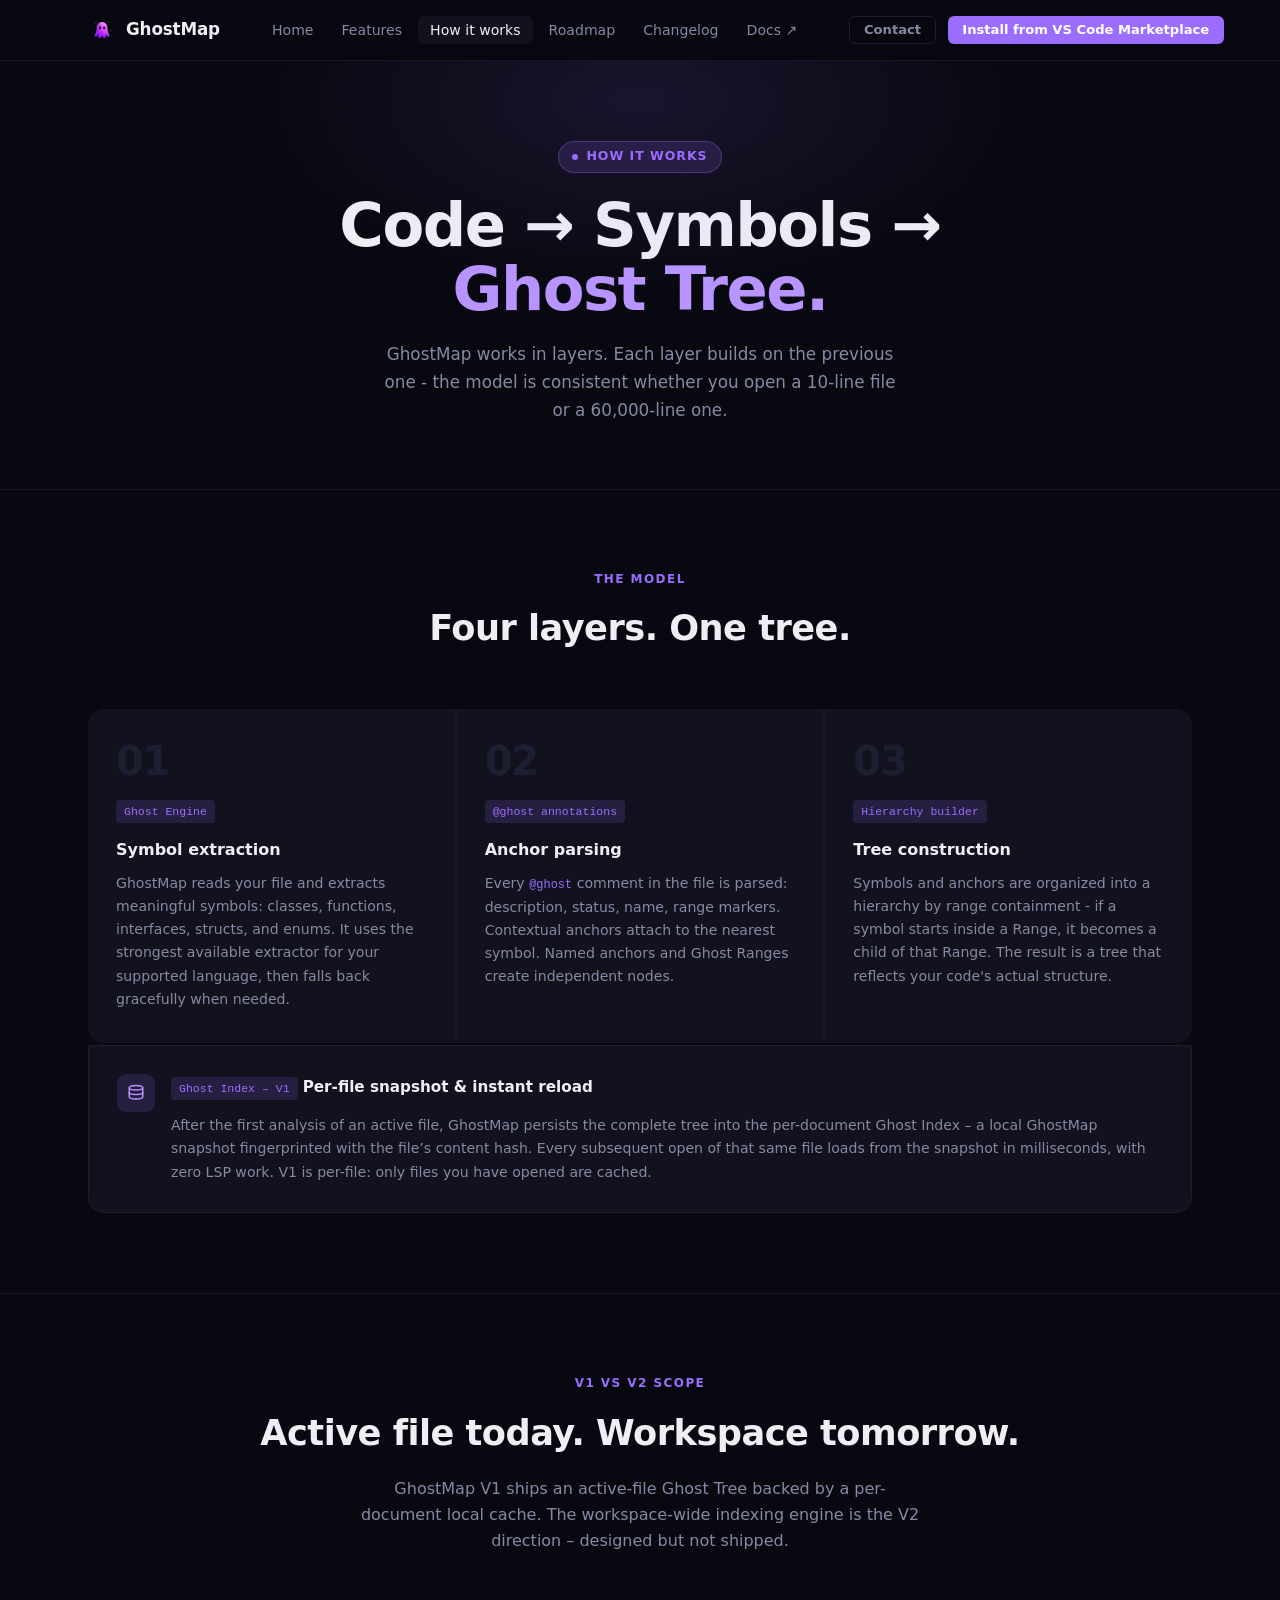
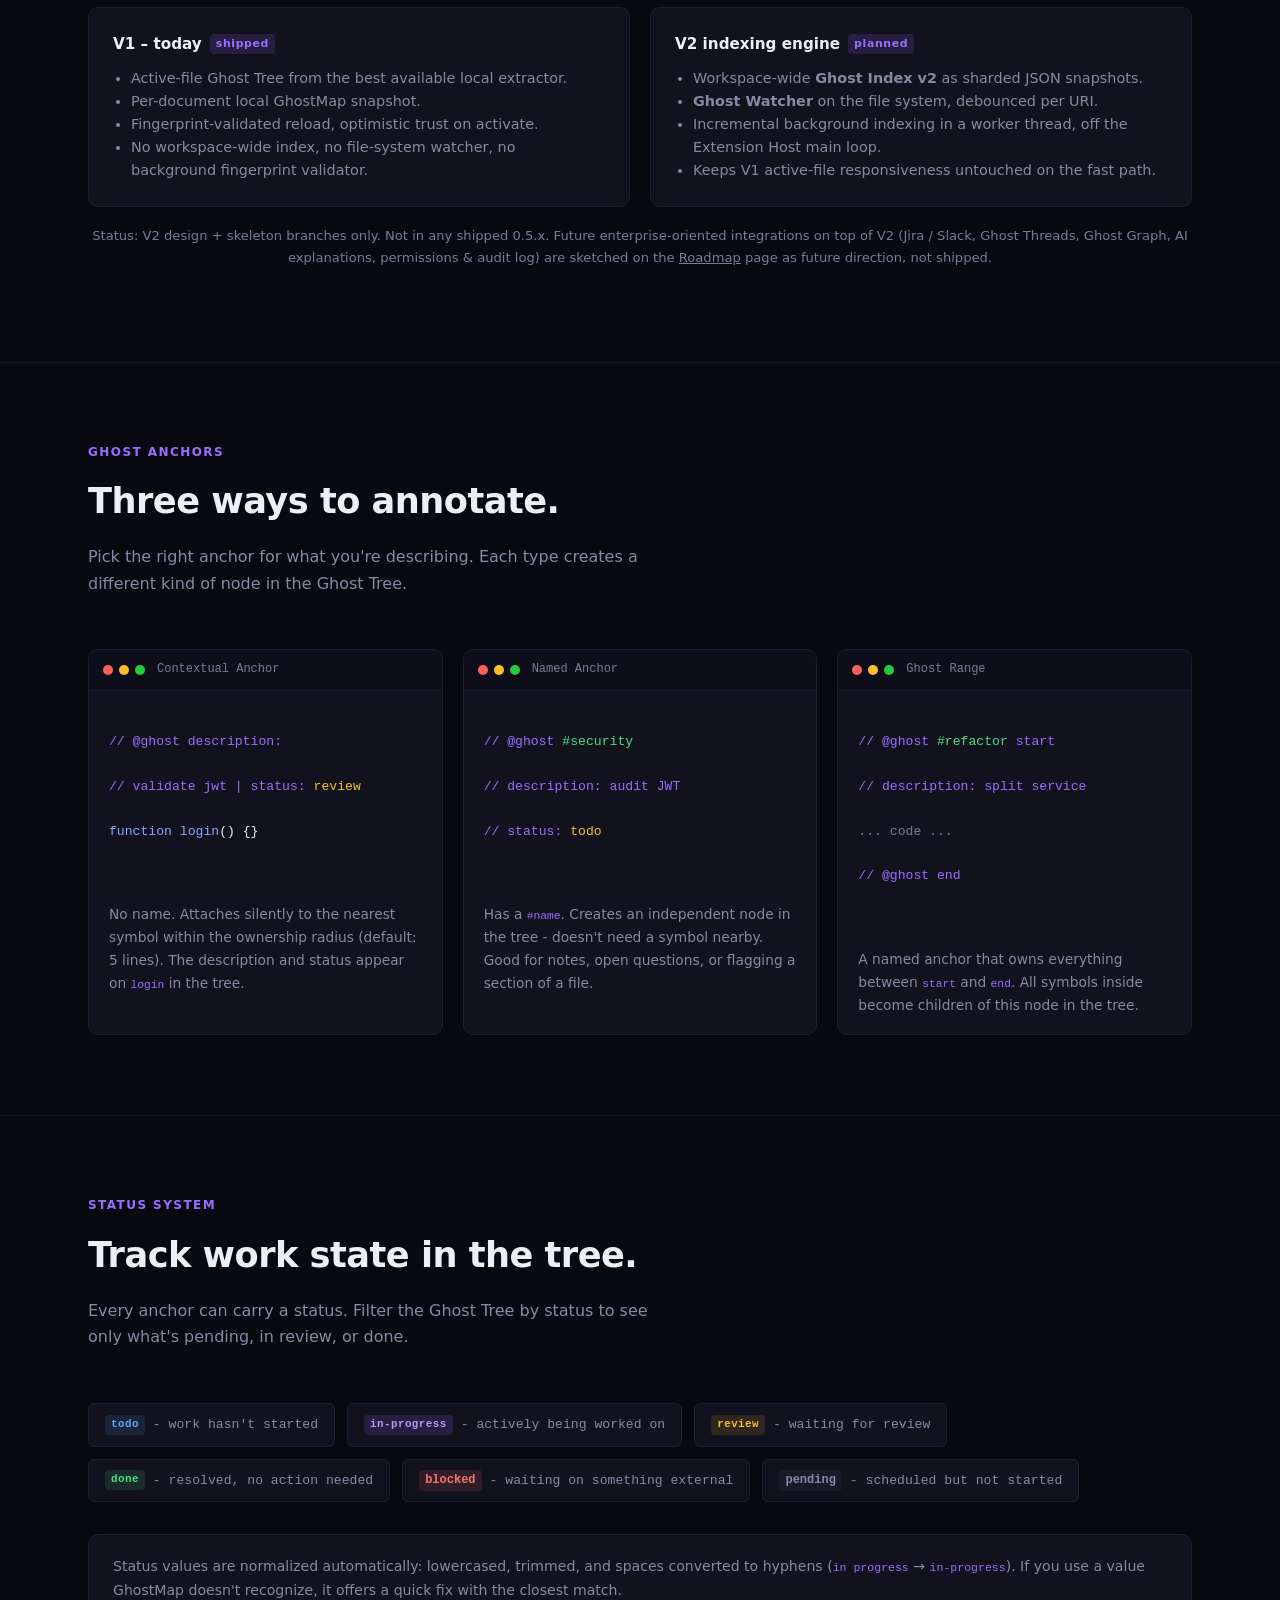
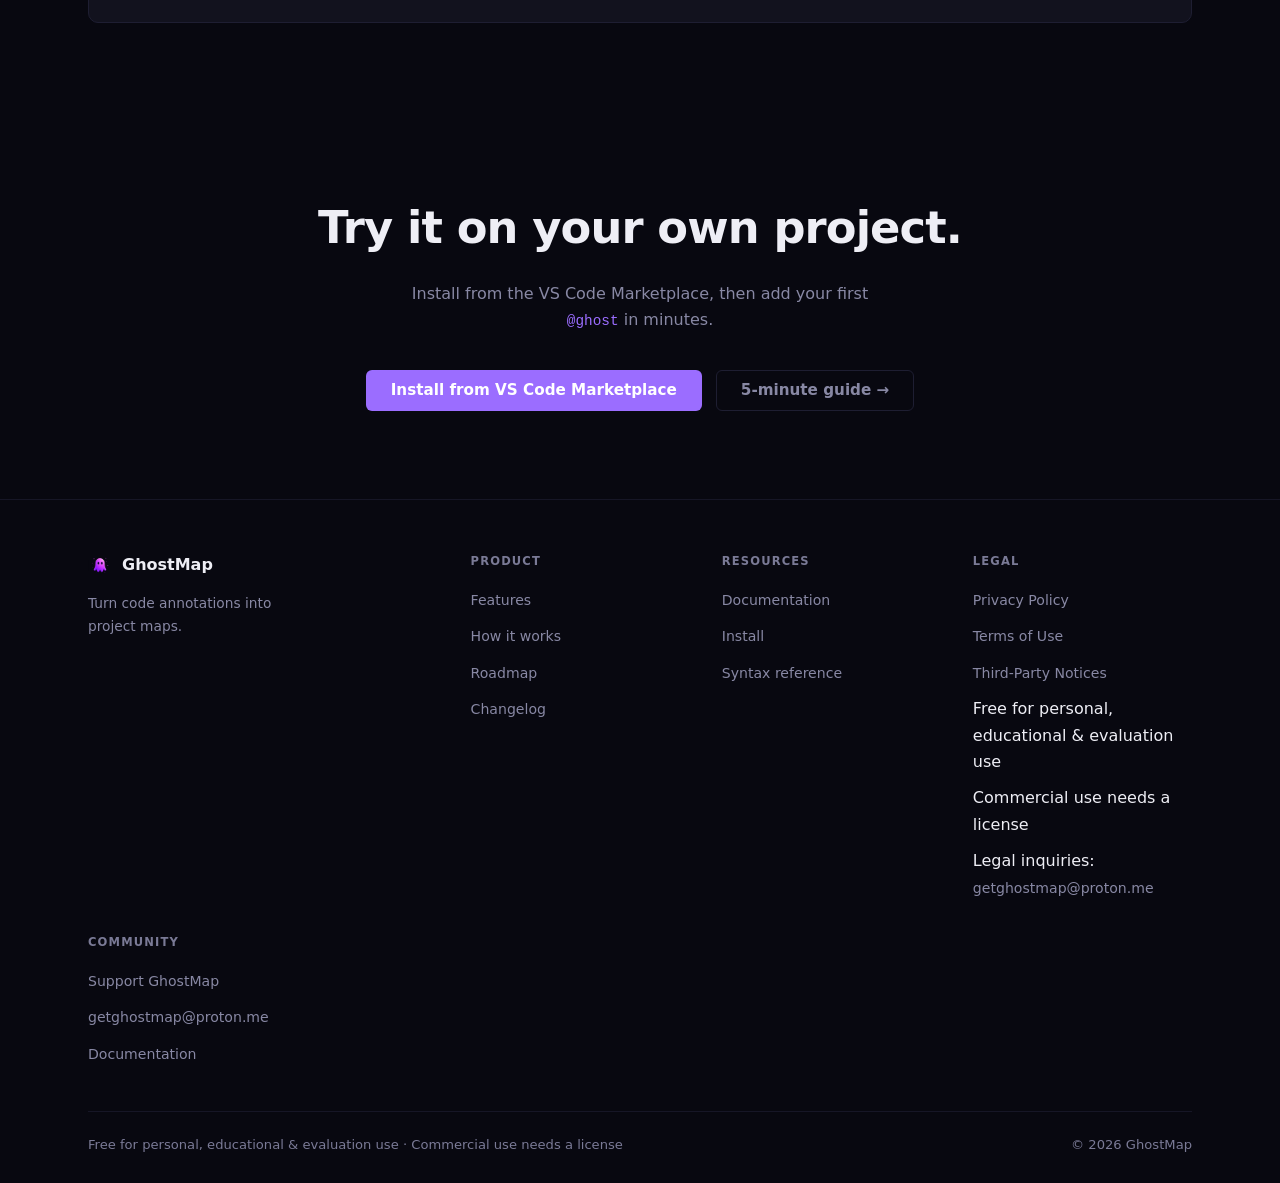
<file: pages/how-it-works.html>
<!DOCTYPE html>
<html lang="en">
<head>
  <meta charset="UTF-8" />
  <meta name="viewport" content="width=device-width, initial-scale=1.0" />
  <title>How it works - GhostMap</title>
  <meta name="description" content="Learn how GhostMap transforms @ghost annotations into a live project map. From symbols to Ghost Tree in four steps." />
  <link rel="icon" type="image/png" href="../img/ghost-logo.png" />
  <link rel="preconnect" href="https://fonts.googleapis.com">
  <link rel="preconnect" href="https://fonts.gstatic.com" crossorigin>
  <link href="https://fonts.googleapis.com/css2?family=Space+Grotesk:wght@400;500;600;700;800&family=Inter:wght@400;500;600;700&family=JetBrains+Mono:wght@400;500;700&display=swap" rel="stylesheet">
  <link rel="canonical" href="https://ghostmap-liard.vercel.app/pages/how-it-works.html" />
  <meta name="theme-color" content="#080810" />
  <meta name="author" content="GhostMap contributors" />
  <meta name="referrer" content="strict-origin-when-cross-origin" />
  <meta http-equiv="Content-Security-Policy" content="default-src 'self'; style-src 'self' 'unsafe-inline' https://fonts.googleapis.com; font-src 'self' https://fonts.gstatic.com; img-src 'self' data:; connect-src 'self'; frame-ancestors 'none'; base-uri 'self'; form-action 'self'" />

  <meta property="og:type" content="website" />
  <meta property="og:site_name" content="GhostMap" />
  <meta property="og:title" content="How it works - GhostMap" />
  <meta property="og:description" content="How the Ghost Engine extracts symbols and how the Ghost Tree stays fast on 60k-line files." />
  <meta property="og:url" content="https://ghostmap-liard.vercel.app/pages/how-it-works.html" />
  <meta property="og:image" content="https://ghostmap-liard.vercel.app/img/ghost-logo.png" />
  <meta name="twitter:card" content="summary" />
  <meta name="twitter:title" content="How it works - GhostMap" />
  <meta name="twitter:description" content="How the Ghost Engine extracts symbols and how the Ghost Tree stays fast on 60k-line files." />
  <meta name="twitter:image" content="https://ghostmap-liard.vercel.app/img/ghost-logo.png" />

  <link rel="stylesheet" href="../css/styles.css" />
</head>
<body>

<a class="skip-link" href="#main">Skip to content</a>


<header class="nav">
  <div class="container nav__inner">
    <a href="../index.html" class="nav__brand">
      <img src="../img/ghost-logo.png" alt="GhostMap" />
      GhostMap
    </a>
    <nav>
      <ul class="nav__links" id="primary-nav">
        <li><a href="../index.html">Home</a></li>
        <li><a href="features.html">Features</a></li>
        <li><a href="how-it-works.html">How it works</a></li>
        <li><a href="roadmap.html">Roadmap</a></li>
        <li><a href="changelog.html">Changelog</a></li>
        <li><a href="https://ghostmap-docs.vercel.app/overview" target="_blank" rel="noopener">Docs &#8599;</a></li>
      </ul>
    </nav>
    <div class="nav__right">
      <a href="mailto:getghostmap@proton.me" class="btn btn--outline btn--sm">Contact</a>
        <a href="https://marketplace.visualstudio.com/items?itemName=Ghostmap.ghostmap" class="btn btn--primary btn--sm">Install from VS Code Marketplace</a>
      <button class="nav__mobile-toggle" aria-label="Toggle navigation menu" aria-expanded="false" aria-controls="primary-nav">
        <svg width="22" height="22" viewBox="0 0 24 24" fill="none" stroke="currentColor" stroke-width="2"><path d="M3 6h18M3 12h18M3 18h18"/></svg>
      </button>
    </div>
  </div>
</header>

<main id="main">

  <section class="hero hero--center">
    <div class="container">
      <div class="hero__eyebrow"><span class="dot"></span> How it works</div>
      <h1>Code &rarr; Symbols &rarr;<br /><em>Ghost Tree.</em></h1>
      <p class="hero__sub">
        GhostMap works in layers. Each layer builds on the previous one -
        the model is consistent whether you open a 10-line file or a 60,000-line one.
      </p>
    </div>
  </section>

  <section class="section section--bordered">
    <div class="container">
      <div class="section__head section__head--center">
        <div class="section__label">The Model</div>
        <h2 class="section__title">Four layers. One tree.</h2>
      </div>

      <div class="steps">
        <div class="step">
          <div class="step__num">01</div>
          <div class="step__tag">Ghost Engine</div>
          <h3>Symbol extraction</h3>
          <p>GhostMap reads your file and extracts meaningful symbols: classes, functions, interfaces, structs, and enums. It uses the strongest available extractor for your supported language, then falls back gracefully when needed.</p>
        </div>
        <div class="step">
          <div class="step__num">02</div>
          <div class="step__tag">@ghost annotations</div>
          <h3>Anchor parsing</h3>
          <p>Every <code style="font-size:0.85em;color:var(--violet)">@ghost</code> comment in the file is parsed: description, status, name, range markers. Contextual anchors attach to the nearest symbol. Named anchors and Ghost Ranges create independent nodes.</p>
        </div>
        <div class="step">
          <div class="step__num">03</div>
          <div class="step__tag">Hierarchy builder</div>
          <h3>Tree construction</h3>
          <p>Symbols and anchors are organized into a hierarchy by range containment - if a symbol starts inside a Range, it becomes a child of that Range. The result is a tree that reflects your code's actual structure.</p>
        </div>
      </div>

      <div style="margin-top:2px;background:var(--surface);border:1px solid var(--border);border-radius:0 0 var(--r-lg) var(--r-lg);padding:28px;display:flex;align-items:flex-start;gap:16px">
        <div style="flex-shrink:0;width:38px;height:38px;border-radius:9px;background:var(--violet-dim);display:flex;align-items:center;justify-content:center;color:var(--violet-bright)">
          <svg width="18" height="18" viewBox="0 0 24 24" fill="none" stroke="currentColor" stroke-width="2"><ellipse cx="12" cy="5" rx="9" ry="3"/><path d="M3 5v6c0 1.66 4.03 3 9 3s9-1.34 9-3V5"/><path d="M3 11v6c0 1.66 4.03 3 9 3s9-1.34 9-3v-6"/></svg>
        </div>
        <div>
          <div class="step__tag" style="margin-bottom:8px">Ghost Index &#8211; V1</div>
          <strong style="font-family:var(--font-display);font-size:0.95rem">Per-file snapshot &amp; instant reload</strong>
          <p style="margin:6px 0 0;font-size:0.88rem;color:var(--text-muted)">After the first analysis of an active file, GhostMap persists the complete tree into the per-document Ghost Index &#8211; a local GhostMap snapshot fingerprinted with the file&#8217;s content hash. Every subsequent open of that same file loads from the snapshot in milliseconds, with zero LSP work. V1 is per-file: only files you have opened are cached.</p>
        </div>
      </div>
    </div>
  </section>

  <section class="section section--bordered">
    <div class="container">
      <div class="section__head section__head--center">
        <div class="section__label">V1 vs V2 scope</div>
        <h2 class="section__title">Active file today. Workspace tomorrow.</h2>
        <p class="section__desc">GhostMap V1 ships an active-file Ghost Tree backed by a per-document local cache. The workspace-wide indexing engine is the V2 direction &#8211; designed but not shipped.</p>
      </div>

      <div style="display:grid;grid-template-columns:repeat(2,1fr);gap:20px">

        <div class="feat-card">
          <h3>V1 &#8211; today <span class="feat-card__tag">shipped</span></h3>
          <ul style="margin:10px 0 0;padding-left:18px;font-size:0.9rem;color:var(--text-muted);line-height:1.6">
            <li>Active-file Ghost Tree from the best available local extractor.</li>
            <li>Per-document local GhostMap snapshot.</li>
            <li>Fingerprint-validated reload, optimistic trust on activate.</li>
            <li>No workspace-wide index, no file-system watcher, no background fingerprint validator.</li>
          </ul>
        </div>

        <div class="feat-card">
          <h3>V2 indexing engine <span class="feat-card__tag">planned</span></h3>
          <ul style="margin:10px 0 0;padding-left:18px;font-size:0.9rem;color:var(--text-muted);line-height:1.6">
            <li>Workspace-wide <strong>Ghost Index v2</strong> as sharded JSON snapshots.</li>
            <li><strong>Ghost Watcher</strong> on the file system, debounced per URI.</li>
            <li>Incremental background indexing in a worker thread, off the Extension Host main loop.</li>
            <li>Keeps V1 active-file responsiveness untouched on the fast path.</li>
          </ul>
        </div>

      </div>

      <p style="margin-top:18px;font-size:0.82rem;color:var(--text-faint);text-align:center">
        Status: V2 design + skeleton branches only. Not in any shipped 0.5.x.
        Future enterprise-oriented integrations on top of V2 (Jira / Slack,
        Ghost Threads, Ghost Graph, AI explanations, permissions &amp; audit
        log) are sketched on the <a href="roadmap.html">Roadmap</a> page as
        future direction, not shipped.
      </p>
    </div>
  </section>

  <section class="section section--bordered">
    <div class="container">
      <div class="section__head">
        <div class="section__label">Ghost Anchors</div>
        <h2 class="section__title">Three ways to annotate.</h2>
        <p class="section__desc">Pick the right anchor for what you're describing. Each type creates a different kind of node in the Ghost Tree.</p>
      </div>

      <div style="display:grid;grid-template-columns:repeat(3,1fr);gap:20px">

        <div class="panel">
          <div class="panel__bar">
            <div class="panel__dots"><span class="panel__dot panel__dot--r"></span><span class="panel__dot panel__dot--y"></span><span class="panel__dot panel__dot--g"></span></div>
            <span class="panel__title">Contextual Anchor</span>
          </div>
          <div class="panel__body">
            <div class="code">
<span class="line"><span class="gh">// @ghost description:</span></span>
<span class="line"><span class="gh">// validate jwt | status: <span class="gs">review</span></span></span>
<span class="line"><span class="fn">function</span> <span class="fn">login</span>() {}</span>
            </div>
            <p style="margin:16px 0 0;font-size:0.86rem;color:var(--text-muted)">
              No name. Attaches silently to the nearest symbol within the ownership radius (default: 5 lines). The description and status appear on <code style="font-size:0.82em;color:var(--violet)">login</code> in the tree.
            </p>
          </div>
        </div>

        <div class="panel">
          <div class="panel__bar">
            <div class="panel__dots"><span class="panel__dot panel__dot--r"></span><span class="panel__dot panel__dot--y"></span><span class="panel__dot panel__dot--g"></span></div>
            <span class="panel__title">Named Anchor</span>
          </div>
          <div class="panel__body">
            <div class="code">
<span class="line"><span class="gh">// @ghost <span style="color:var(--green)">#security</span></span></span>
<span class="line"><span class="gh">// description: audit JWT</span></span>
<span class="line"><span class="gh">// status: <span class="gs">todo</span></span></span>
            </div>
            <p style="margin:16px 0 0;font-size:0.86rem;color:var(--text-muted)">
              Has a <code style="font-size:0.82em;color:var(--violet)">#name</code>. Creates an independent node in the tree - doesn't need a symbol nearby. Good for notes, open questions, or flagging a section of a file.
            </p>
          </div>
        </div>

        <div class="panel">
          <div class="panel__bar">
            <div class="panel__dots"><span class="panel__dot panel__dot--r"></span><span class="panel__dot panel__dot--y"></span><span class="panel__dot panel__dot--g"></span></div>
            <span class="panel__title">Ghost Range</span>
          </div>
          <div class="panel__body">
            <div class="code">
<span class="line"><span class="gh">// @ghost <span style="color:var(--green)">#refactor</span> start</span></span>
<span class="line"><span class="gh">// description: split service</span></span>
<span class="line"><span class="cm">... code ...</span></span>
<span class="line"><span class="gh">// @ghost end</span></span>
            </div>
            <p style="margin:16px 0 0;font-size:0.86rem;color:var(--text-muted)">
              A named anchor that owns everything between <code style="font-size:0.82em;color:var(--violet)">start</code> and <code style="font-size:0.82em;color:var(--violet)">end</code>. All symbols inside become children of this node in the tree.
            </p>
          </div>
        </div>

      </div>
    </div>
  </section>

  <section class="section section--bordered">
    <div class="container">
      <div class="section__head">
        <div class="section__label">Status System</div>
        <h2 class="section__title">Track work state in the tree.</h2>
        <p class="section__desc">Every anchor can carry a status. Filter the Ghost Tree by status to see only what's pending, in review, or done.</p>
      </div>

      <div style="display:flex;flex-wrap:wrap;gap:12px;margin-bottom:32px">
        <div style="display:flex;align-items:center;gap:8px;background:var(--surface);border:1px solid var(--border);border-radius:var(--r-sm);padding:10px 16px;font-family:var(--font-mono);font-size:0.82rem">
          <span class="tree-row__badge badge--todo" style="margin:0">todo</span>
          <span style="color:var(--text-muted)">- work hasn't started</span>
        </div>
        <div style="display:flex;align-items:center;gap:8px;background:var(--surface);border:1px solid var(--border);border-radius:var(--r-sm);padding:10px 16px;font-family:var(--font-mono);font-size:0.82rem">
          <span class="tree-row__badge badge--progress" style="margin:0">in-progress</span>
          <span style="color:var(--text-muted)">- actively being worked on</span>
        </div>
        <div style="display:flex;align-items:center;gap:8px;background:var(--surface);border:1px solid var(--border);border-radius:var(--r-sm);padding:10px 16px;font-family:var(--font-mono);font-size:0.82rem">
          <span class="tree-row__badge badge--review" style="margin:0">review</span>
          <span style="color:var(--text-muted)">- waiting for review</span>
        </div>
        <div style="display:flex;align-items:center;gap:8px;background:var(--surface);border:1px solid var(--border);border-radius:var(--r-sm);padding:10px 16px;font-family:var(--font-mono);font-size:0.82rem">
          <span class="tree-row__badge badge--done" style="margin:0">done</span>
          <span style="color:var(--text-muted)">- resolved, no action needed</span>
        </div>
        <div style="display:flex;align-items:center;gap:8px;background:var(--surface);border:1px solid var(--border);border-radius:var(--r-sm);padding:10px 16px;font-family:var(--font-mono);font-size:0.82rem">
          <span style="font-size:0.75rem;color:var(--red);font-weight:700;background:rgba(248,113,113,0.12);padding:1px 6px;border-radius:4px">blocked</span>
          <span style="color:var(--text-muted)">- waiting on something external</span>
        </div>
        <div style="display:flex;align-items:center;gap:8px;background:var(--surface);border:1px solid var(--border);border-radius:var(--r-sm);padding:10px 16px;font-family:var(--font-mono);font-size:0.82rem">
          <span style="font-size:0.75rem;color:var(--text-muted);font-weight:700;background:var(--surface-2);padding:1px 6px;border-radius:4px">pending</span>
          <span style="color:var(--text-muted)">- scheduled but not started</span>
        </div>
      </div>

      <div style="padding:20px 24px;background:var(--surface);border:1px solid var(--border);border-radius:var(--r);font-size:0.88rem;color:var(--text-muted)">
        Status values are normalized automatically: lowercased, trimmed, and spaces converted to hyphens (<code style="font-size:0.82em;color:var(--violet)">in progress</code> &rarr; <code style="font-size:0.82em;color:var(--violet)">in-progress</code>). If you use a value GhostMap doesn't recognize, it offers a quick fix with the closest match.
      </div>
    </div>
  </section>

  <section class="cta-block">
    <div class="container">
      <h2>Try it on your own project.</h2>
      <p>Install from the VS Code Marketplace, then add your first <code style="font-size:0.9em;color:var(--violet)">@ghost</code> in minutes.</p>
      <div style="display:flex;justify-content:center;gap:14px;flex-wrap:wrap">
        <a href="https://marketplace.visualstudio.com/items?itemName=Ghostmap.ghostmap" class="btn btn--primary btn--lg">Install from VS Code Marketplace</a>
        <a href="https://ghostmap-docs.vercel.app/get-started/first-5-minutes" class="btn btn--outline btn--lg">5-minute guide &rarr;</a>
      </div>
    </div>
  </section>
</main>

<footer class="footer">
  <div class="container">
    <div class="footer__grid">
      <div>
        <div class="footer__brand"><img src="../img/ghost-logo.png" alt="GhostMap" /> GhostMap</div>
        <p class="footer__tagline">Turn code annotations into project maps.</p>
      </div>
      <div class="footer__col"><h4>Product</h4><ul>
        <li><a href="features.html">Features</a></li>
        <li><a href="how-it-works.html">How it works</a></li>
        <li><a href="roadmap.html">Roadmap</a></li>
        <li><a href="changelog.html">Changelog</a></li>
      </ul></div>
      <div class="footer__col"><h4>Resources</h4><ul>
        <li><a href="https://ghostmap-docs.vercel.app/overview">Documentation</a></li>
        <li><a href="https://ghostmap-docs.vercel.app/install">Install</a></li>
        <li><a href="https://ghostmap-docs.vercel.app/reference/syntax">Syntax reference</a></li>
      </ul></div>
      <div class="footer__col"><h4>Legal</h4><ul>
        <li><a href="privacy.html">Privacy Policy</a></li>
        <li><a href="terms.html">Terms of Use</a></li>
        <li><a href="notices.html">Third-Party Notices</a></li>
        <li>Free for personal, educational &amp; evaluation use</li>
        <li>Commercial use needs a license</li>
        <li>Legal inquiries: <a href="mailto:getghostmap@proton.me">getghostmap@proton.me</a></li>
      </ul></div>
      <div class="footer__col"><h4>Community</h4><ul>
        <li><a href="../index.html#support">Support GhostMap</a></li>
        <li><a href="mailto:getghostmap@proton.me">getghostmap@proton.me</a></li>
        <li><a href="https://ghostmap-docs.vercel.app/overview">Documentation</a></li>
      </ul></div>
    </div>
    <div class="footer__bottom">
      <span>Free for personal, educational &amp; evaluation use &middot; Commercial use needs a license</span>
      <span>&copy; <span id="year">2026</span> GhostMap</span>
    </div>
  </div>
</footer>

<script src="../js/main.js"></script>
</body>
</html>
</file>
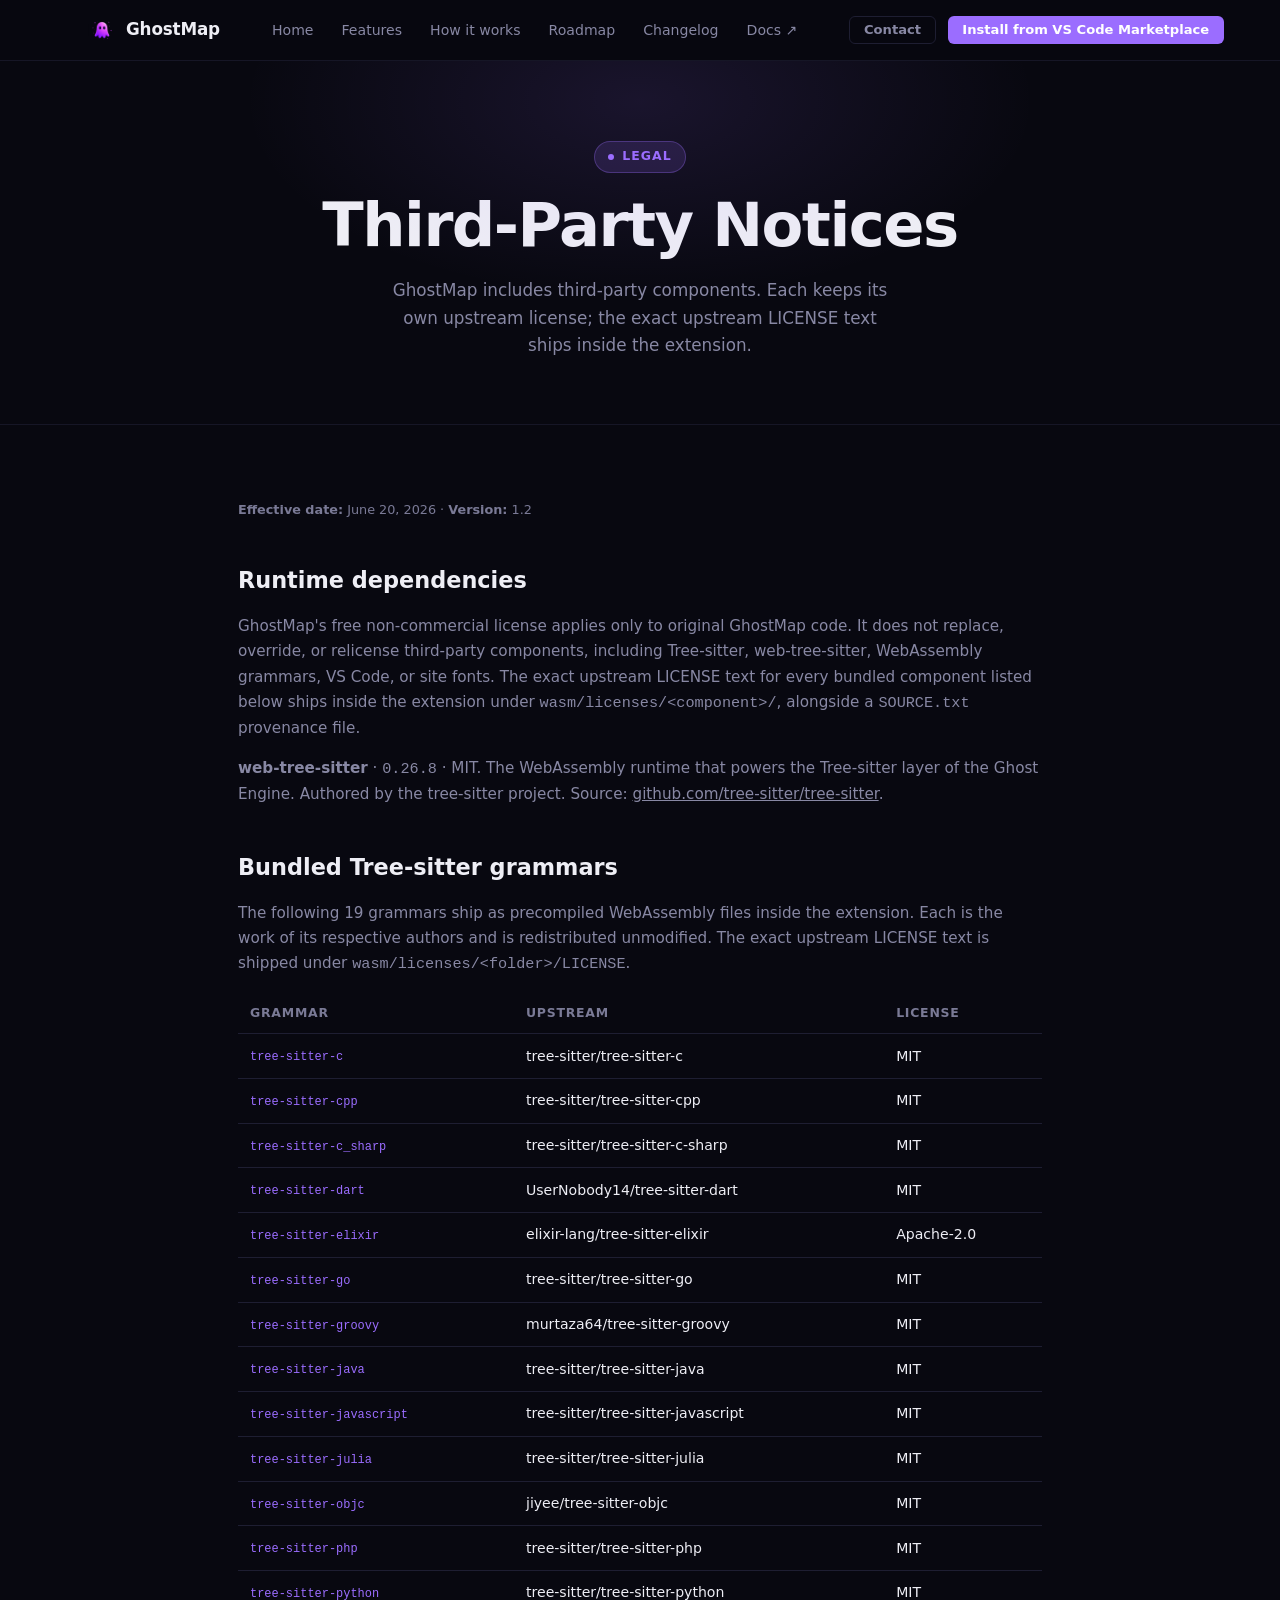
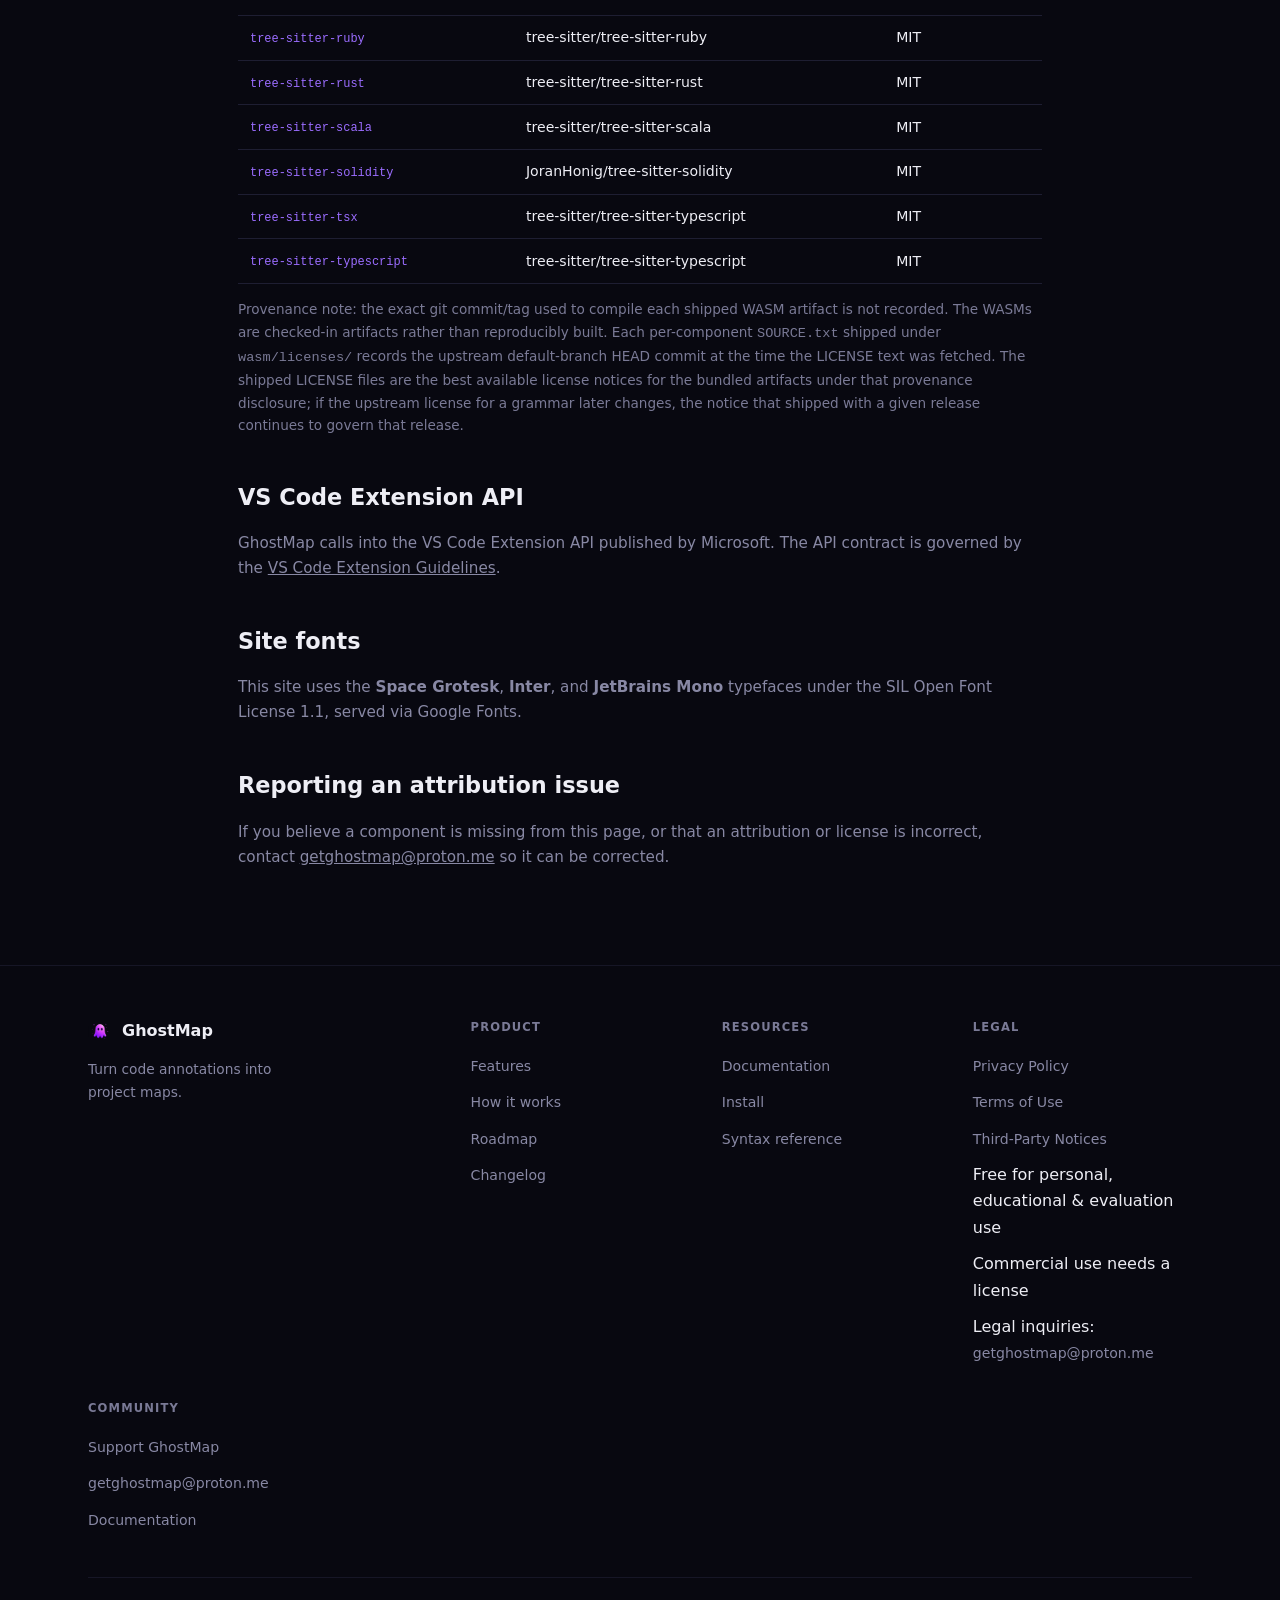
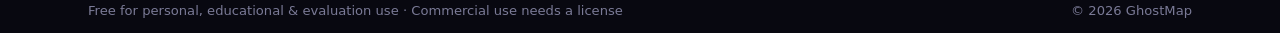
<file: pages/notices.html>
<!DOCTYPE html>
<html lang="en">
<head>
  <meta charset="UTF-8" />
  <meta name="viewport" content="width=device-width, initial-scale=1.0" />
  <title>Third-Party Notices - GhostMap</title>
  <meta name="description" content="GhostMap includes third-party components. Each keeps its own upstream license. Exact upstream LICENSE text ships inside the extension." />
  <link rel="icon" type="image/png" href="../img/ghost-logo.png" />
  <link rel="preconnect" href="https://fonts.googleapis.com">
  <link rel="preconnect" href="https://fonts.gstatic.com" crossorigin>
  <link href="https://fonts.googleapis.com/css2?family=Space+Grotesk:wght@400;500;600;700;800&family=Inter:wght@400;500;600;700&family=JetBrains+Mono:wght@400;500;700&display=swap" rel="stylesheet">
  <link rel="canonical" href="https://ghostmap-liard.vercel.app/pages/notices.html" />
  <meta name="theme-color" content="#080810" />
  <meta name="author" content="GhostMap contributors" />
  <meta name="referrer" content="strict-origin-when-cross-origin" />
  <meta http-equiv="Content-Security-Policy" content="default-src 'self'; style-src 'self' 'unsafe-inline' https://fonts.googleapis.com; font-src 'self' https://fonts.gstatic.com; img-src 'self' data:; connect-src 'self'; frame-ancestors 'none'; base-uri 'self'; form-action 'self'" />

  <meta property="og:type" content="website" />
  <meta property="og:site_name" content="GhostMap" />
  <meta property="og:title" content="Third-Party Notices - GhostMap" />
  <meta property="og:description" content="Third-party attribution: web-tree-sitter and 19 Tree-sitter grammars." />
  <meta property="og:url" content="https://ghostmap-liard.vercel.app/pages/notices.html" />
  <meta property="og:image" content="https://ghostmap-liard.vercel.app/img/ghost-logo.png" />
  <meta name="twitter:card" content="summary" />
  <meta name="twitter:title" content="Third-Party Notices - GhostMap" />
  <meta name="twitter:description" content="Third-party attribution: web-tree-sitter and 19 Tree-sitter grammars." />
  <meta name="twitter:image" content="https://ghostmap-liard.vercel.app/img/ghost-logo.png" />

  <link rel="stylesheet" href="../css/styles.css" />
  <style>
    .legal { max-width: 860px; }
    .legal h2 { font-family: var(--font-display); font-size: 1.4rem; margin-top: 42px; margin-bottom: 14px; }
    .legal p, .legal li { font-size: 0.95rem; color: var(--text-muted); line-height: 1.65; }
    .legal table { width: 100%; border-collapse: collapse; margin-top: 12px; font-size: 0.88rem; }
    .legal th, .legal td { text-align: left; padding: 10px 12px; border-bottom: 1px solid var(--border); }
    .legal th { font-size: 0.78rem; text-transform: uppercase; letter-spacing: 0.06em; color: var(--text-faint); }
    .legal td code { font-size: 0.85em; color: var(--violet); }
    .legal .effective { font-size: 0.8rem; color: var(--text-faint); margin-top: -6px; }
  </style>
</head>
<body>

<a class="skip-link" href="#main">Skip to content</a>


<header class="nav">
  <div class="container nav__inner">
    <a href="../index.html" class="nav__brand">
      <img src="../img/ghost-logo.png" alt="GhostMap" />
      GhostMap
    </a>
    <nav>
      <ul class="nav__links" id="primary-nav">
        <li><a href="../index.html">Home</a></li>
        <li><a href="features.html">Features</a></li>
        <li><a href="how-it-works.html">How it works</a></li>
        <li><a href="roadmap.html">Roadmap</a></li>
        <li><a href="changelog.html">Changelog</a></li>
        <li><a href="https://ghostmap-docs.vercel.app/overview" target="_blank" rel="noopener">Docs &#8599;</a></li>
      </ul>
    </nav>
    <div class="nav__right">
      <a href="mailto:getghostmap@proton.me" class="btn btn--outline btn--sm">Contact</a>
        <a href="https://marketplace.visualstudio.com/items?itemName=Ghostmap.ghostmap" class="btn btn--primary btn--sm">Install from VS Code Marketplace</a>
    </div>
  </div>
</header>

<main id="main">
  <section class="hero hero--center">
    <div class="container">
      <div class="hero__eyebrow"><span class="dot"></span> Legal</div>
      <h1>Third-Party Notices</h1>
      <p class="hero__sub">GhostMap includes third-party components. Each keeps its own upstream license; the exact upstream LICENSE text ships inside the extension.</p>
    </div>
  </section>

  <section class="section section--bordered">
    <div class="container legal">
      <p class="effective"><strong>Effective date:</strong> June 20, 2026 &middot; <strong>Version:</strong> 1.2</p>

      <h2>Runtime dependencies</h2>
      <p>GhostMap's free non-commercial license applies only to original GhostMap code. It does not replace, override, or relicense third-party components, including Tree-sitter, web-tree-sitter, WebAssembly grammars, VS Code, or site fonts. The exact upstream LICENSE text for every bundled component listed below ships inside the extension under <code>wasm/licenses/&lt;component&gt;/</code>, alongside a <code>SOURCE.txt</code> provenance file.</p>
      <p><strong>web-tree-sitter</strong> &middot; <code>0.26.8</code> &middot; MIT. The WebAssembly runtime that powers the Tree-sitter layer of the Ghost Engine. Authored by the tree-sitter project. Source: <a href="https://github.com/tree-sitter/tree-sitter" target="_blank" rel="noopener">github.com/tree-sitter/tree-sitter</a>.</p>

      <h2>Bundled Tree-sitter grammars</h2>
      <p>The following 19 grammars ship as precompiled WebAssembly files inside the extension. Each is the work of its respective authors and is redistributed unmodified. The exact upstream LICENSE text is shipped under <code>wasm/licenses/&lt;folder&gt;/LICENSE</code>.</p>

      <table>
        <thead>
          <tr><th>Grammar</th><th>Upstream</th><th>License</th></tr>
        </thead>
        <tbody>
          <tr><td><code>tree-sitter-c</code></td><td>tree-sitter/tree-sitter-c</td><td>MIT</td></tr>
          <tr><td><code>tree-sitter-cpp</code></td><td>tree-sitter/tree-sitter-cpp</td><td>MIT</td></tr>
          <tr><td><code>tree-sitter-c_sharp</code></td><td>tree-sitter/tree-sitter-c-sharp</td><td>MIT</td></tr>
          <tr><td><code>tree-sitter-dart</code></td><td>UserNobody14/tree-sitter-dart</td><td>MIT</td></tr>
          <tr><td><code>tree-sitter-elixir</code></td><td>elixir-lang/tree-sitter-elixir</td><td>Apache-2.0</td></tr>
          <tr><td><code>tree-sitter-go</code></td><td>tree-sitter/tree-sitter-go</td><td>MIT</td></tr>
          <tr><td><code>tree-sitter-groovy</code></td><td>murtaza64/tree-sitter-groovy</td><td>MIT</td></tr>
          <tr><td><code>tree-sitter-java</code></td><td>tree-sitter/tree-sitter-java</td><td>MIT</td></tr>
          <tr><td><code>tree-sitter-javascript</code></td><td>tree-sitter/tree-sitter-javascript</td><td>MIT</td></tr>
          <tr><td><code>tree-sitter-julia</code></td><td>tree-sitter/tree-sitter-julia</td><td>MIT</td></tr>
          <tr><td><code>tree-sitter-objc</code></td><td>jiyee/tree-sitter-objc</td><td>MIT</td></tr>
          <tr><td><code>tree-sitter-php</code></td><td>tree-sitter/tree-sitter-php</td><td>MIT</td></tr>
          <tr><td><code>tree-sitter-python</code></td><td>tree-sitter/tree-sitter-python</td><td>MIT</td></tr>
          <tr><td><code>tree-sitter-ruby</code></td><td>tree-sitter/tree-sitter-ruby</td><td>MIT</td></tr>
          <tr><td><code>tree-sitter-rust</code></td><td>tree-sitter/tree-sitter-rust</td><td>MIT</td></tr>
          <tr><td><code>tree-sitter-scala</code></td><td>tree-sitter/tree-sitter-scala</td><td>MIT</td></tr>
          <tr><td><code>tree-sitter-solidity</code></td><td>JoranHonig/tree-sitter-solidity</td><td>MIT</td></tr>
          <tr><td><code>tree-sitter-tsx</code></td><td>tree-sitter/tree-sitter-typescript</td><td>MIT</td></tr>
          <tr><td><code>tree-sitter-typescript</code></td><td>tree-sitter/tree-sitter-typescript</td><td>MIT</td></tr>
        </tbody>
      </table>

      <p style="font-size:0.85rem;color:var(--text-faint);margin-top:14px">Provenance note: the exact git commit/tag used to compile each shipped WASM artifact is not recorded. The WASMs are checked-in artifacts rather than reproducibly built. Each per-component <code>SOURCE.txt</code> shipped under <code>wasm/licenses/</code> records the upstream default-branch HEAD commit at the time the LICENSE text was fetched. The shipped LICENSE files are the best available license notices for the bundled artifacts under that provenance disclosure; if the upstream license for a grammar later changes, the notice that shipped with a given release continues to govern that release.</p>

      <h2>VS Code Extension API</h2>
      <p>GhostMap calls into the VS Code Extension API published by Microsoft. The API contract is governed by the <a href="https://code.visualstudio.com/api" target="_blank">VS Code Extension Guidelines</a>.</p>

      <h2>Site fonts</h2>
      <p>This site uses the <strong>Space Grotesk</strong>, <strong>Inter</strong>, and <strong>JetBrains Mono</strong> typefaces under the SIL Open Font License 1.1, served via Google Fonts.</p>

      <h2>Reporting an attribution issue</h2>
      <p>If you believe a component is missing from this page, or that an attribution or license is incorrect, contact <a href="mailto:getghostmap@proton.me">getghostmap@proton.me</a> so it can be corrected.</p>
    </div>
  </section>
</main>

<footer class="footer">
  <div class="container">
    <div class="footer__grid">
      <div>
        <div class="footer__brand"><img src="../img/ghost-logo.png" alt="GhostMap" /> GhostMap</div>
        <p class="footer__tagline">Turn code annotations into project maps.</p>
      </div>
      <div class="footer__col"><h4>Product</h4><ul>
        <li><a href="features.html">Features</a></li>
        <li><a href="how-it-works.html">How it works</a></li>
        <li><a href="roadmap.html">Roadmap</a></li>
        <li><a href="changelog.html">Changelog</a></li>
      </ul></div>
      <div class="footer__col"><h4>Resources</h4><ul>
        <li><a href="https://ghostmap-docs.vercel.app/overview">Documentation</a></li>
        <li><a href="https://ghostmap-docs.vercel.app/install">Install</a></li>
        <li><a href="https://ghostmap-docs.vercel.app/reference/syntax">Syntax reference</a></li>
      </ul></div>
      <div class="footer__col"><h4>Legal</h4><ul>
        <li><a href="privacy.html">Privacy Policy</a></li>
        <li><a href="terms.html">Terms of Use</a></li>
        <li><a href="notices.html">Third-Party Notices</a></li>
        <li>Free for personal, educational &amp; evaluation use</li>
        <li>Commercial use needs a license</li>
        <li>Legal inquiries: <a href="mailto:getghostmap@proton.me">getghostmap@proton.me</a></li>
      </ul></div>
      <div class="footer__col"><h4>Community</h4><ul>
        <li><a href="../index.html#support">Support GhostMap</a></li>
        <li><a href="mailto:getghostmap@proton.me">getghostmap@proton.me</a></li>
        <li><a href="https://ghostmap-docs.vercel.app/overview">Documentation</a></li>
      </ul></div>
    </div>
    <div class="footer__bottom">
      <span>Free for personal, educational &amp; evaluation use &middot; Commercial use needs a license</span>
      <span>&copy; <span id="year">2026</span> GhostMap</span>
    </div>
  </div>
</footer>

<script src="../js/main.js"></script>
</body>
</html>
</file>
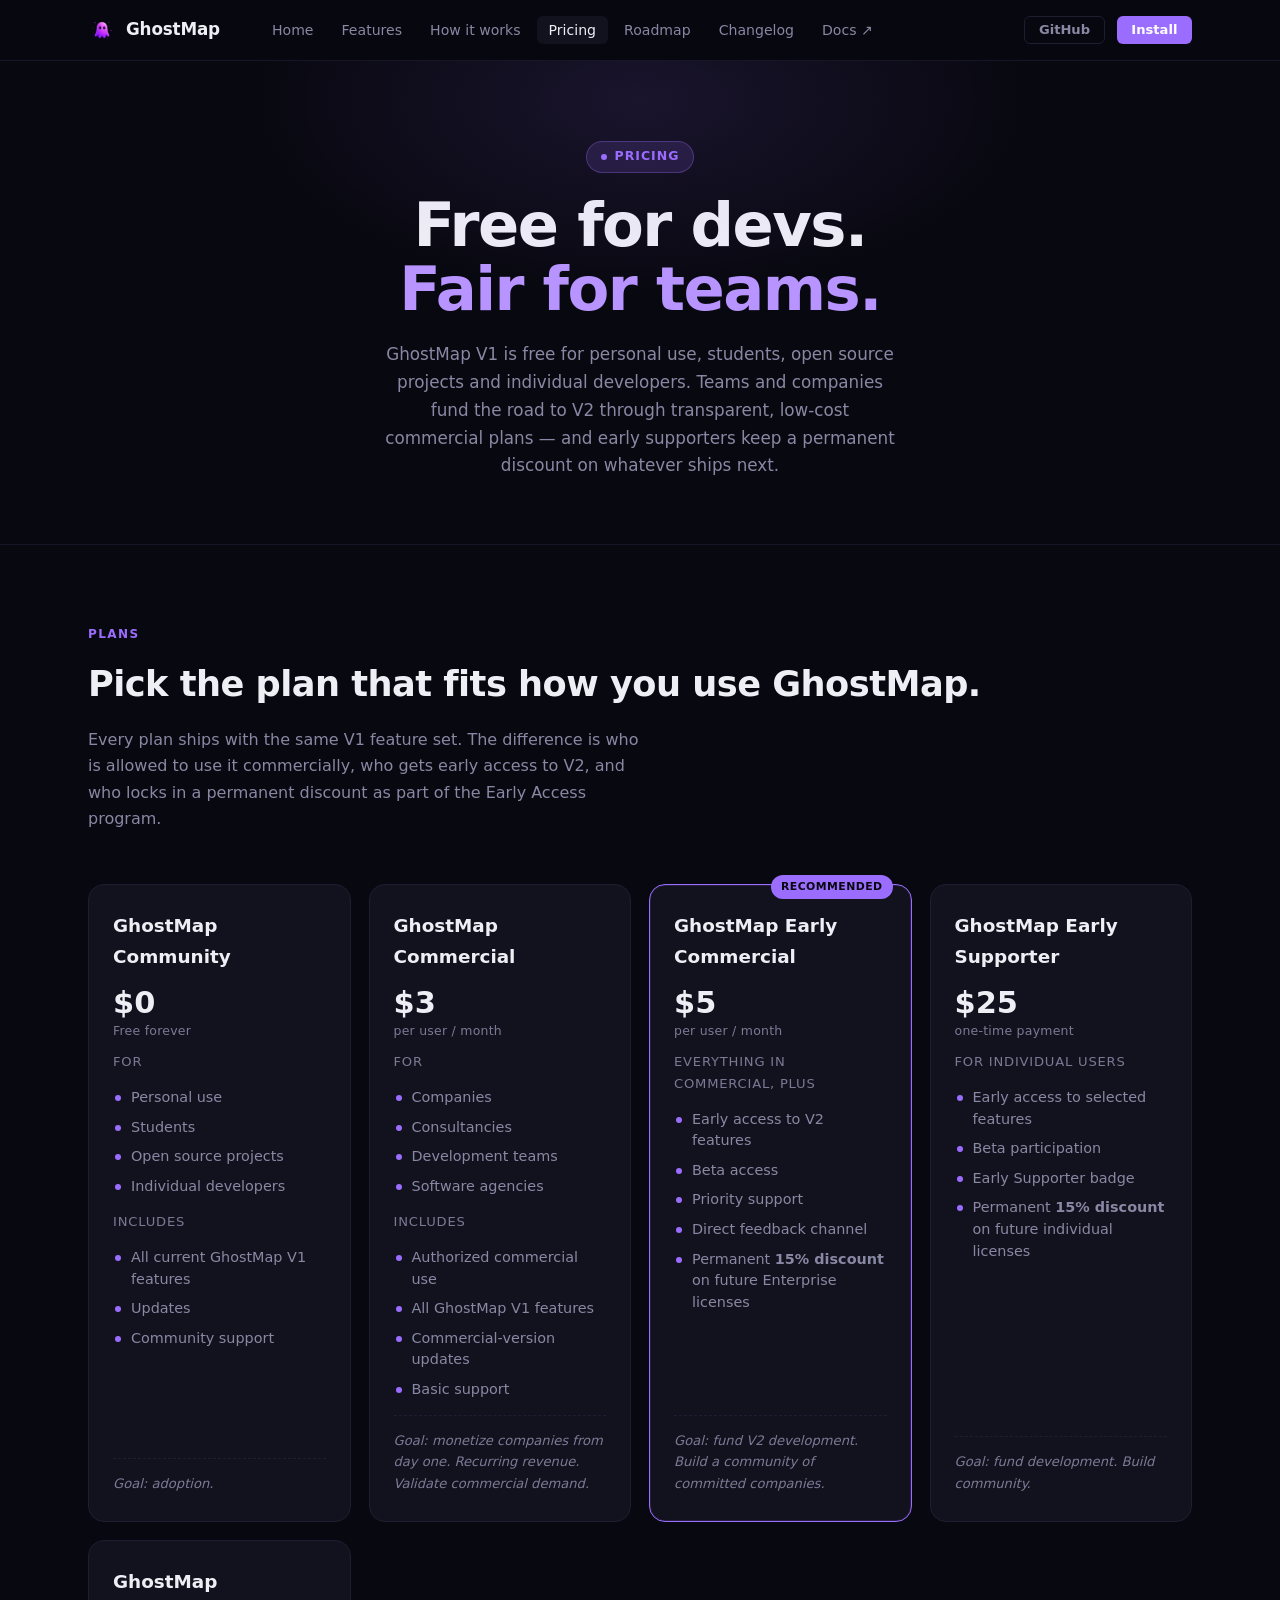
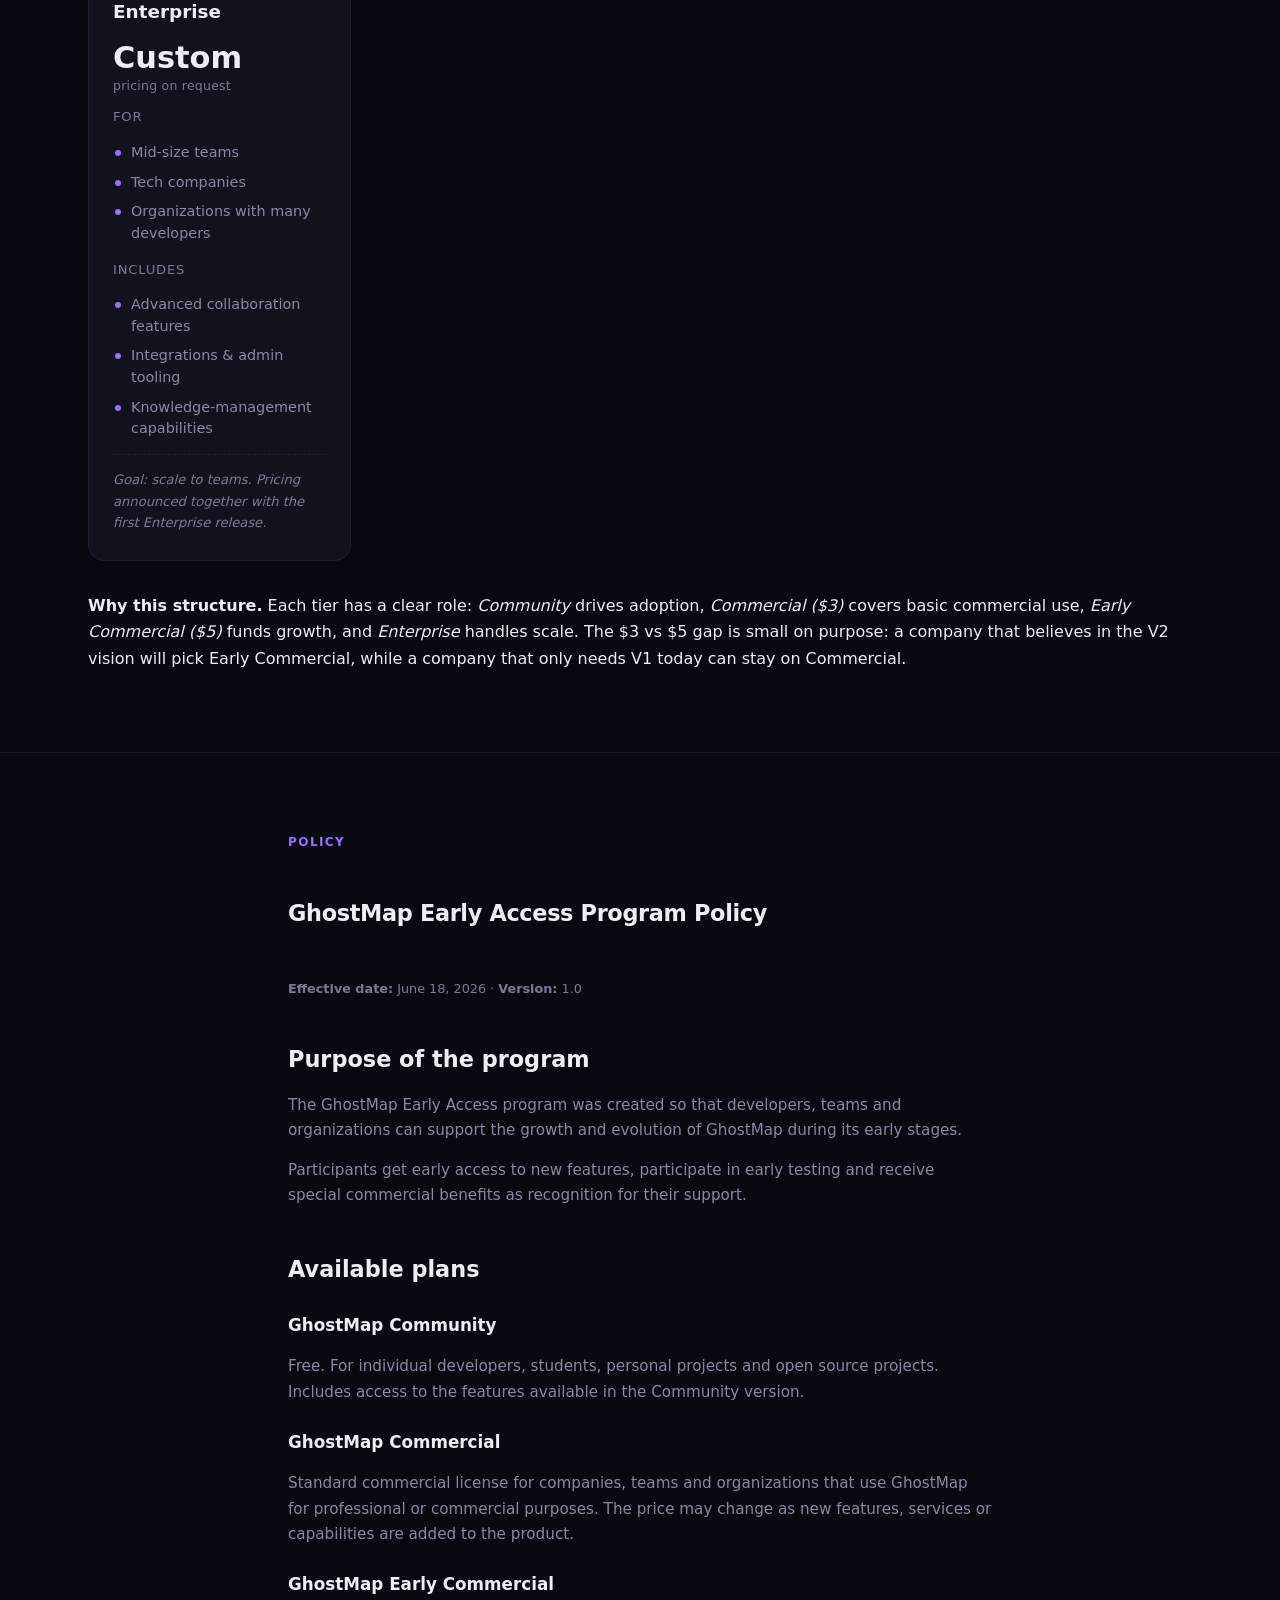
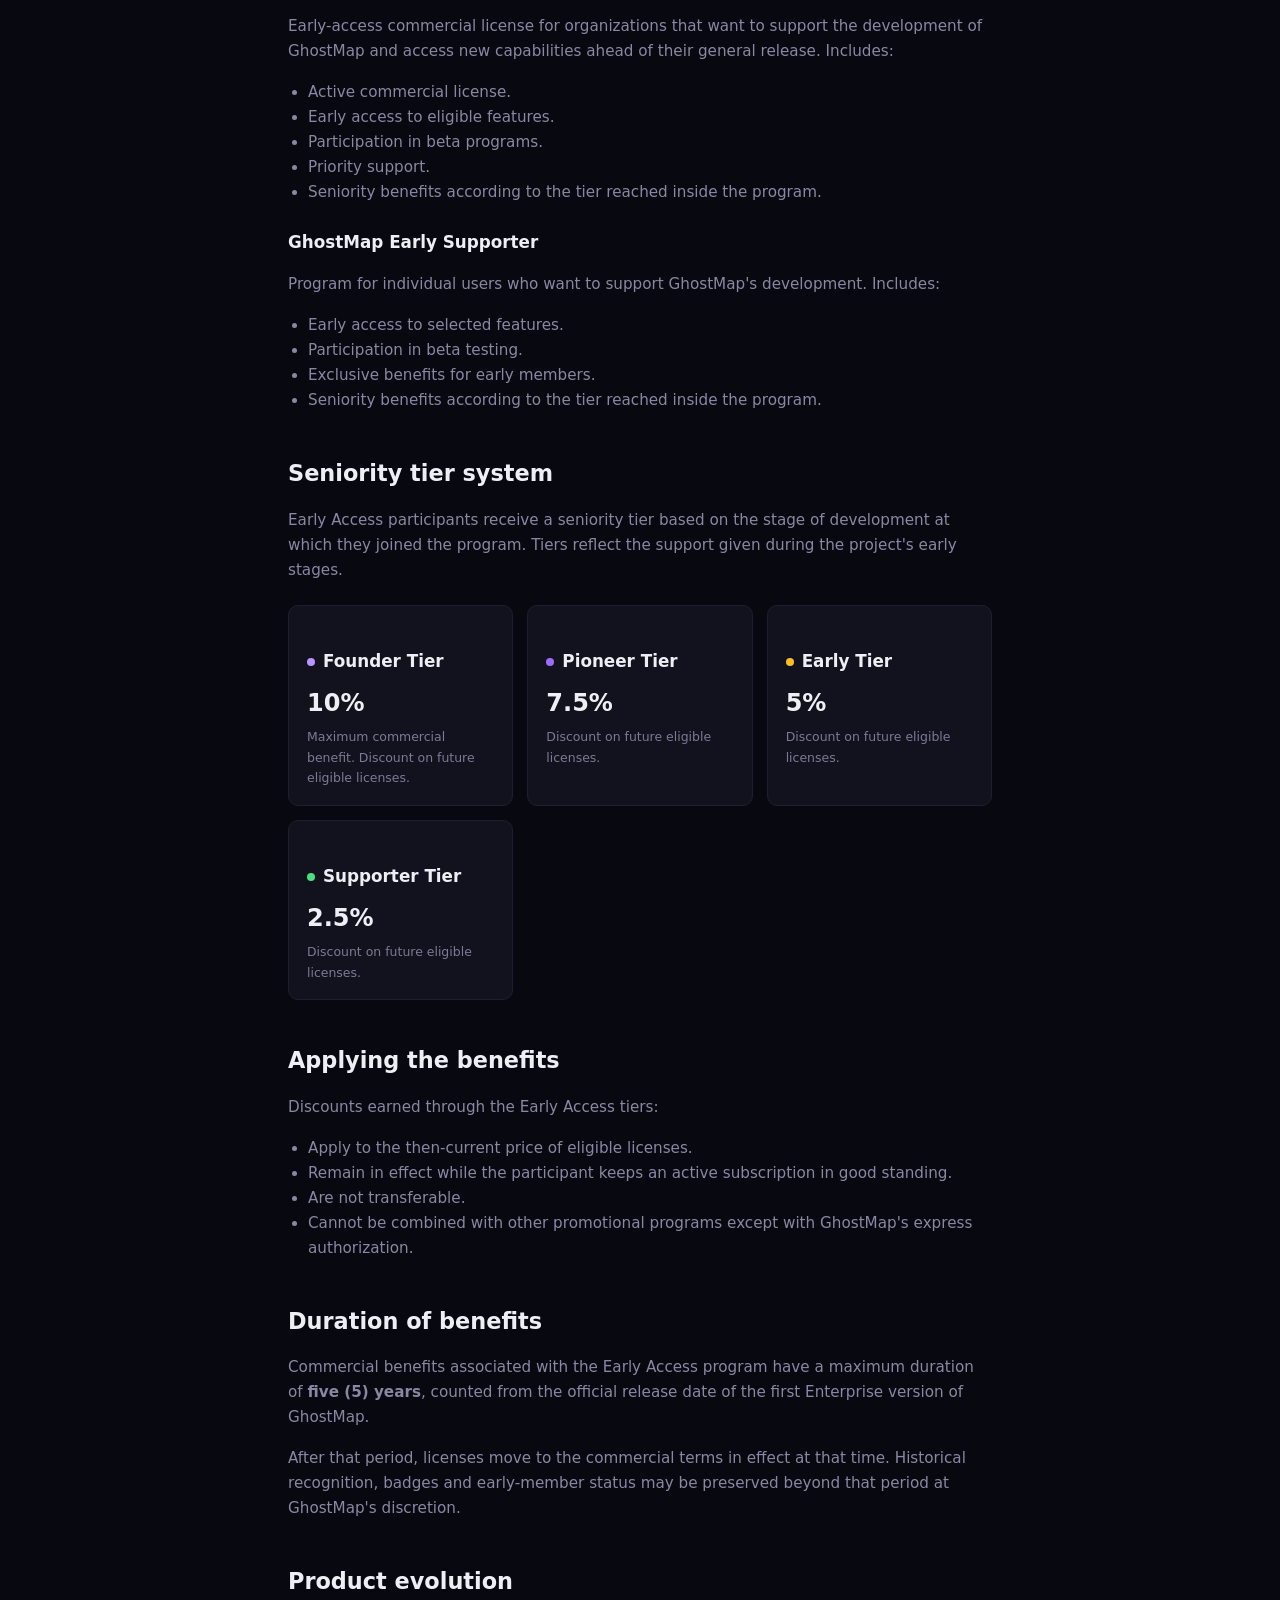
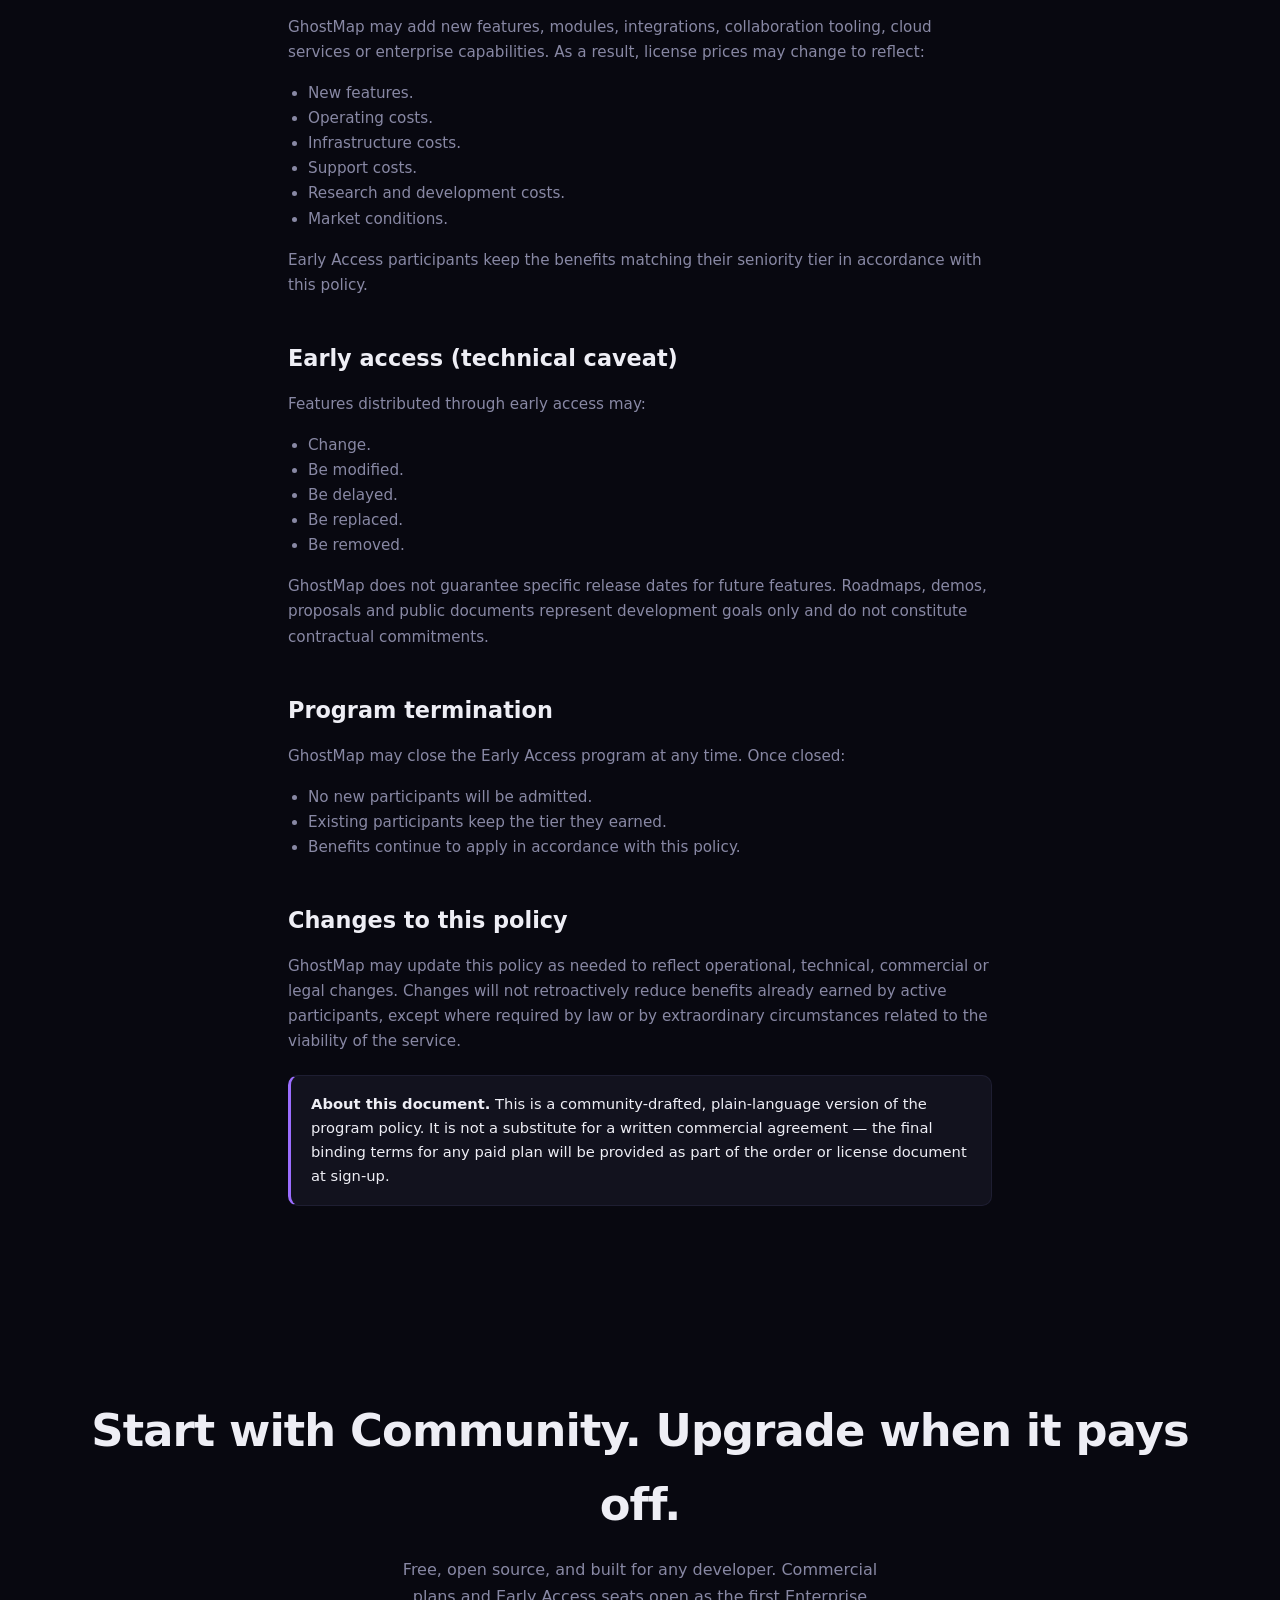
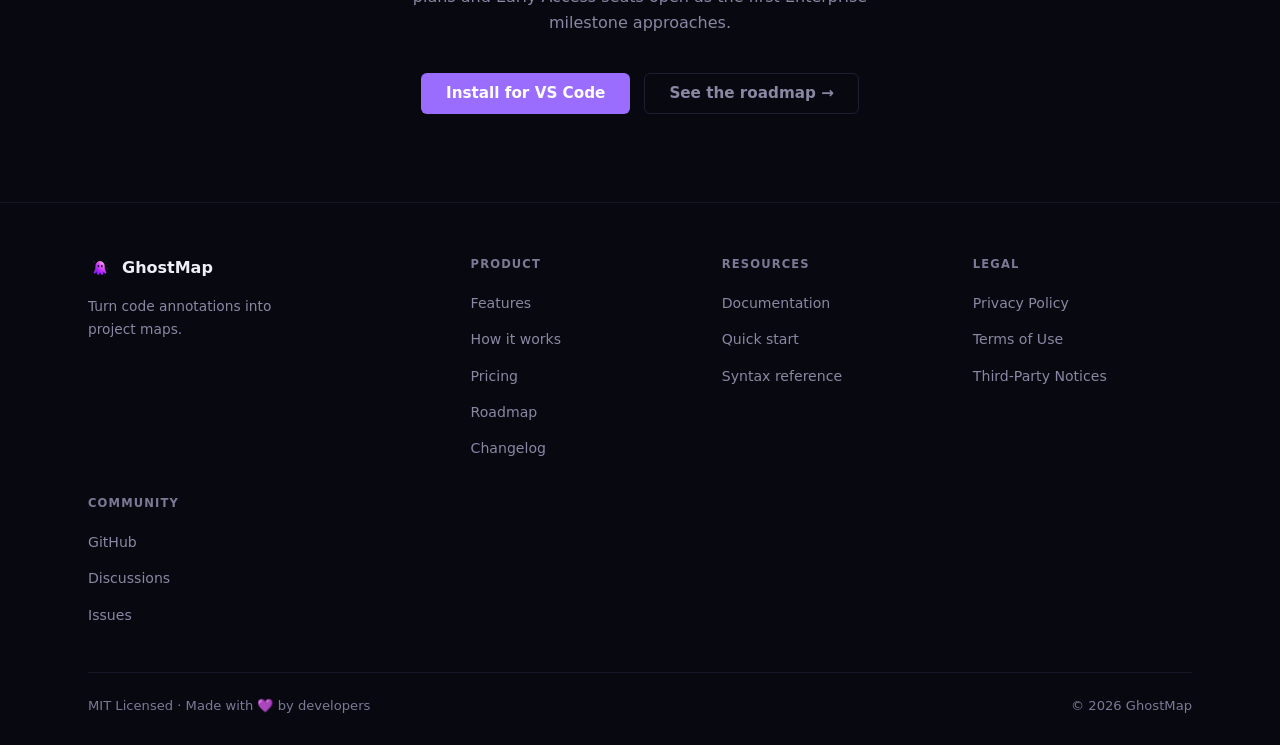
<file: pages/pricing.html>
<!DOCTYPE html>
<html lang="en">
<head>
  <meta charset="UTF-8" />
  <meta name="viewport" content="width=device-width, initial-scale=1.0" />
  <title>Pricing &amp; Plans - GhostMap</title>
  <meta name="description" content="GhostMap plans, the Early Access program, and the seniority-tier discount system. Community is free. Commercial, Early Commercial and Early Supporter fund the road to V2 and Enterprise." />
  <link rel="icon" type="image/png" href="../img/ghost-logo.png" />
  <link rel="preconnect" href="https://fonts.googleapis.com">
  <link rel="preconnect" href="https://fonts.gstatic.com" crossorigin>
  <link href="https://fonts.googleapis.com/css2?family=Space+Grotesk:wght@400;500;600;700;800&family=Inter:wght@400;500;600;700&family=JetBrains+Mono:wght@400;500;700&display=swap" rel="stylesheet">
  <link rel="canonical" href="https://marxwellb.github.io/Ghostmap-site/pages/pricing.html" />
  <meta name="theme-color" content="#080810" />
  <meta name="author" content="GhostMap contributors" />
  <meta name="referrer" content="strict-origin-when-cross-origin" />
  <meta http-equiv="Content-Security-Policy" content="default-src 'self'; style-src 'self' 'unsafe-inline' https://fonts.googleapis.com; font-src 'self' https://fonts.gstatic.com; img-src 'self' data:; connect-src 'self'; frame-ancestors 'none'; base-uri 'self'; form-action 'self'" />

  <meta property="og:type" content="website" />
  <meta property="og:site_name" content="GhostMap" />
  <meta property="og:title" content="Pricing &amp; Plans - GhostMap" />
  <meta property="og:description" content="Community is free. Commercial $3/user/month. Early Commercial $5/user/month. Early Supporter $25 one-time. Enterprise on request." />
  <meta property="og:url" content="https://marxwellb.github.io/Ghostmap-site/pages/pricing.html" />
  <meta property="og:image" content="../img/ghost-logo.png" />
  <meta name="twitter:card" content="summary_large_image" />
  <meta name="twitter:title" content="Pricing &amp; Plans - GhostMap" />
  <meta name="twitter:description" content="Community is free. Commercial $3/user/month. Early Commercial $5/user/month. Early Supporter $25 one-time. Enterprise on request." />
  <meta name="twitter:image" content="../img/ghost-logo.png" />

  <link rel="stylesheet" href="../css/styles.css" />
  <style>
    .price-grid { display: grid; grid-template-columns: repeat(auto-fit, minmax(260px, 1fr)); gap: 18px; margin-top: 32px; }
    .price-card { background: var(--surface); border: 1px solid var(--border); border-radius: var(--r-lg); padding: 26px 24px; display: flex; flex-direction: column; gap: 14px; position: relative; }
    .price-card--accent { border-color: var(--violet); box-shadow: 0 0 0 1px var(--violet-dim) inset; }
    .price-card__tag { position: absolute; top: -10px; right: 18px; background: var(--violet); color: var(--bg); font-size: 0.68rem; font-weight: 700; padding: 3px 10px; border-radius: 999px; letter-spacing: 0.04em; text-transform: uppercase; }
    .price-card h3 { font-family: var(--font-display); margin: 0; font-size: 1.15rem; }
    .price-card__price { font-family: var(--font-display); font-size: 1.9rem; font-weight: 700; color: var(--text); line-height: 1.1; }
    .price-card__price small { display: block; font-size: 0.78rem; font-weight: 500; color: var(--text-faint); margin-top: 4px; letter-spacing: 0.02em; }
    .price-card__for { font-size: 0.82rem; color: var(--text-faint); text-transform: uppercase; letter-spacing: 0.06em; margin: 0; }
    .price-card ul { list-style: none; padding: 0; margin: 0; display: flex; flex-direction: column; gap: 8px; }
    .price-card li { font-size: 0.9rem; color: var(--text-muted); line-height: 1.5; padding-left: 18px; position: relative; }
    .price-card li::before { content: ""; position: absolute; left: 2px; top: 8px; width: 6px; height: 6px; border-radius: 50%; background: var(--violet); }
    .price-card__goal { margin-top: auto; padding-top: 14px; border-top: 1px dashed var(--border); font-size: 0.82rem; color: var(--text-faint); font-style: italic; }

    .tier-grid { display: grid; grid-template-columns: repeat(auto-fit, minmax(200px, 1fr)); gap: 14px; margin-top: 22px; }
    .tier-card { background: var(--surface); border: 1px solid var(--border); border-radius: var(--r); padding: 18px 18px 16px; }
    .tier-card__name { font-family: var(--font-display); font-size: 0.95rem; margin: 0 0 4px; display: flex; align-items: center; gap: 8px; }
    .tier-card__dot { width: 8px; height: 8px; border-radius: 50%; display: inline-block; }
    .tier-card--founder .tier-card__dot { background: var(--violet-bright); }
    .tier-card--pioneer .tier-card__dot { background: var(--violet); }
    .tier-card--early .tier-card__dot { background: var(--amber); }
    .tier-card--supporter .tier-card__dot { background: var(--green); }
    .tier-card__pct { font-family: var(--font-display); font-size: 1.5rem; font-weight: 700; color: var(--text); margin: 6px 0 4px; }
    .tier-card__label { font-size: 0.78rem; color: var(--text-faint); }

    .policy { max-width: 760px; }
    .policy h2 { font-family: var(--font-display); font-size: 1.4rem; margin-top: 42px; margin-bottom: 14px; }
    .policy h3 { font-size: 1.05rem; margin-top: 24px; margin-bottom: 8px; color: var(--text); }
    .policy p, .policy li { font-size: 0.95rem; color: var(--text-muted); line-height: 1.65; }
    .policy ul { padding-left: 20px; }
    .policy .effective { font-size: 0.8rem; color: var(--text-faint); margin-top: -6px; }
    .policy .callout { background: var(--surface); border: 1px solid var(--border); border-left: 3px solid var(--violet); padding: 16px 20px; border-radius: var(--r); margin: 20px 0; font-size: 0.92rem; color: var(--text); }
  </style>
</head>
<body>

<a class="skip-link" href="#main">Skip to content</a>


<header class="nav">
  <div class="container nav__inner">
    <a href="../index.html" class="nav__brand">
      <img src="../img/ghost-logo.png" alt="GhostMap" />
      GhostMap
    </a>
    <nav>
      <ul class="nav__links" id="primary-nav">
        <li><a href="../index.html">Home</a></li>
        <li><a href="features.html">Features</a></li>
        <li><a href="how-it-works.html">How it works</a></li>
        <li><a href="pricing.html" aria-current="page">Pricing</a></li>
        <li><a href="roadmap.html">Roadmap</a></li>
        <li><a href="changelog.html">Changelog</a></li>
        <li><a href="https://docs.ghostmap.dev" target="_blank" rel="noopener">Docs &#8599;</a></li>
      </ul>
    </nav>
    <div class="nav__right">
      <a href="https://github.com/ghostmap" target="_blank" rel="noopener" class="btn btn--outline btn--sm">GitHub</a>
      <a href="vscode:extension/ghostmap.ghostmap" class="btn btn--primary btn--sm">Install</a>
    </div>
  </div>
</header>

<main id="main">
  <section class="hero hero--center">
    <div class="container">
      <div class="hero__eyebrow"><span class="dot"></span> Pricing</div>
      <h1>Free for devs.<br /><em>Fair for teams.</em></h1>
      <p class="hero__sub">
        GhostMap V1 is free for personal use, students, open source projects and individual developers.
        Teams and companies fund the road to V2 through transparent, low-cost commercial plans &mdash;
        and early supporters keep a permanent discount on whatever ships next.
      </p>
    </div>
  </section>

  <!-- ═══ PLANS ═══════════════════════════════════════════════ -->
  <section class="section section--bordered">
    <div class="container">
      <div class="section__head">
        <div class="section__label">Plans</div>
        <h2 class="section__title">Pick the plan that fits how you use GhostMap.</h2>
        <p class="section__desc">
          Every plan ships with the same V1 feature set. The difference is who is allowed to use it commercially,
          who gets early access to V2, and who locks in a permanent discount as part of the Early Access program.
        </p>
      </div>

      <div class="price-grid">

        <!-- Community -->
        <div class="price-card">
          <h3>GhostMap Community</h3>
          <div class="price-card__price">$0<small>Free forever</small></div>
          <p class="price-card__for">For</p>
          <ul>
            <li>Personal use</li>
            <li>Students</li>
            <li>Open source projects</li>
            <li>Individual developers</li>
          </ul>
          <p class="price-card__for">Includes</p>
          <ul>
            <li>All current GhostMap V1 features</li>
            <li>Updates</li>
            <li>Community support</li>
          </ul>
          <div class="price-card__goal">Goal: adoption.</div>
        </div>

        <!-- Commercial -->
        <div class="price-card">
          <h3>GhostMap Commercial</h3>
          <div class="price-card__price">$3<small>per user / month</small></div>
          <p class="price-card__for">For</p>
          <ul>
            <li>Companies</li>
            <li>Consultancies</li>
            <li>Development teams</li>
            <li>Software agencies</li>
          </ul>
          <p class="price-card__for">Includes</p>
          <ul>
            <li>Authorized commercial use</li>
            <li>All GhostMap V1 features</li>
            <li>Commercial-version updates</li>
            <li>Basic support</li>
          </ul>
          <div class="price-card__goal">Goal: monetize companies from day one. Recurring revenue. Validate commercial demand.</div>
        </div>

        <!-- Early Commercial -->
        <div class="price-card price-card--accent">
          <span class="price-card__tag">Recommended</span>
          <h3>GhostMap Early Commercial</h3>
          <div class="price-card__price">$5<small>per user / month</small></div>
          <p class="price-card__for">Everything in Commercial, plus</p>
          <ul>
            <li>Early access to V2 features</li>
            <li>Beta access</li>
            <li>Priority support</li>
            <li>Direct feedback channel</li>
            <li>Permanent <strong>15% discount</strong> on future Enterprise licenses</li>
          </ul>
          <div class="price-card__goal">Goal: fund V2 development. Build a community of committed companies.</div>
        </div>

        <!-- Early Supporter -->
        <div class="price-card">
          <h3>GhostMap Early Supporter</h3>
          <div class="price-card__price">$25<small>one-time payment</small></div>
          <p class="price-card__for">For individual users</p>
          <ul>
            <li>Early access to selected features</li>
            <li>Beta participation</li>
            <li>Early Supporter badge</li>
            <li>Permanent <strong>15% discount</strong> on future individual licenses</li>
          </ul>
          <div class="price-card__goal">Goal: fund development. Build community.</div>
        </div>

        <!-- Enterprise -->
        <div class="price-card">
          <h3>GhostMap Enterprise</h3>
          <div class="price-card__price">Custom<small>pricing on request</small></div>
          <p class="price-card__for">For</p>
          <ul>
            <li>Mid-size teams</li>
            <li>Tech companies</li>
            <li>Organizations with many developers</li>
          </ul>
          <p class="price-card__for">Includes</p>
          <ul>
            <li>Advanced collaboration features</li>
            <li>Integrations &amp; admin tooling</li>
            <li>Knowledge-management capabilities</li>
          </ul>
          <div class="price-card__goal">Goal: scale to teams. Pricing announced together with the first Enterprise release.</div>
        </div>

      </div>

      <div class="callout" style="margin-top:32px;border-left-color:var(--violet)">
        <strong>Why this structure.</strong> Each tier has a clear role: <em>Community</em> drives adoption,
        <em>Commercial ($3)</em> covers basic commercial use, <em>Early Commercial ($5)</em> funds growth,
        and <em>Enterprise</em> handles scale. The $3 vs $5 gap is small on purpose: a company that believes in the V2 vision
        will pick Early Commercial, while a company that only needs V1 today can stay on Commercial.
      </div>
    </div>
  </section>

  <!-- ═══ EARLY ACCESS POLICY ═══════════════════════════════════ -->
  <section class="section section--bordered">
    <div class="container policy">
      <div class="section__head" style="text-align:left">
        <div class="section__label">Policy</div>
        <h2 class="section__title">GhostMap Early Access Program Policy</h2>
      </div>

      <p class="effective"><strong>Effective date:</strong> June 18, 2026 · <strong>Version:</strong> 1.0</p>

      <h2>Purpose of the program</h2>
      <p>The GhostMap Early Access program was created so that developers, teams and organizations can support the growth and evolution of GhostMap during its early stages.</p>
      <p>Participants get early access to new features, participate in early testing and receive special commercial benefits as recognition for their support.</p>

      <h2>Available plans</h2>

      <h3>GhostMap Community</h3>
      <p>Free. For individual developers, students, personal projects and open source projects. Includes access to the features available in the Community version.</p>

      <h3>GhostMap Commercial</h3>
      <p>Standard commercial license for companies, teams and organizations that use GhostMap for professional or commercial purposes. The price may change as new features, services or capabilities are added to the product.</p>

      <h3>GhostMap Early Commercial</h3>
      <p>Early-access commercial license for organizations that want to support the development of GhostMap and access new capabilities ahead of their general release. Includes:</p>
      <ul>
        <li>Active commercial license.</li>
        <li>Early access to eligible features.</li>
        <li>Participation in beta programs.</li>
        <li>Priority support.</li>
        <li>Seniority benefits according to the tier reached inside the program.</li>
      </ul>

      <h3>GhostMap Early Supporter</h3>
      <p>Program for individual users who want to support GhostMap's development. Includes:</p>
      <ul>
        <li>Early access to selected features.</li>
        <li>Participation in beta testing.</li>
        <li>Exclusive benefits for early members.</li>
        <li>Seniority benefits according to the tier reached inside the program.</li>
      </ul>

      <h2>Seniority tier system</h2>
      <p>Early Access participants receive a seniority tier based on the stage of development at which they joined the program. Tiers reflect the support given during the project's early stages.</p>

      <div class="tier-grid">
        <div class="tier-card tier-card--founder">
          <h3 class="tier-card__name"><span class="tier-card__dot"></span>Founder Tier</h3>
          <div class="tier-card__pct">10%</div>
          <div class="tier-card__label">Maximum commercial benefit. Discount on future eligible licenses.</div>
        </div>
        <div class="tier-card tier-card--pioneer">
          <h3 class="tier-card__name"><span class="tier-card__dot"></span>Pioneer Tier</h3>
          <div class="tier-card__pct">7.5%</div>
          <div class="tier-card__label">Discount on future eligible licenses.</div>
        </div>
        <div class="tier-card tier-card--early">
          <h3 class="tier-card__name"><span class="tier-card__dot"></span>Early Tier</h3>
          <div class="tier-card__pct">5%</div>
          <div class="tier-card__label">Discount on future eligible licenses.</div>
        </div>
        <div class="tier-card tier-card--supporter">
          <h3 class="tier-card__name"><span class="tier-card__dot"></span>Supporter Tier</h3>
          <div class="tier-card__pct">2.5%</div>
          <div class="tier-card__label">Discount on future eligible licenses.</div>
        </div>
      </div>

      <h2>Applying the benefits</h2>
      <p>Discounts earned through the Early Access tiers:</p>
      <ul>
        <li>Apply to the then-current price of eligible licenses.</li>
        <li>Remain in effect while the participant keeps an active subscription in good standing.</li>
        <li>Are not transferable.</li>
        <li>Cannot be combined with other promotional programs except with GhostMap's express authorization.</li>
      </ul>

      <h2>Duration of benefits</h2>
      <p>Commercial benefits associated with the Early Access program have a maximum duration of <strong>five (5) years</strong>, counted from the official release date of the first Enterprise version of GhostMap.</p>
      <p>After that period, licenses move to the commercial terms in effect at that time. Historical recognition, badges and early-member status may be preserved beyond that period at GhostMap's discretion.</p>

      <h2>Product evolution</h2>
      <p>GhostMap may add new features, modules, integrations, collaboration tooling, cloud services or enterprise capabilities. As a result, license prices may change to reflect:</p>
      <ul>
        <li>New features.</li>
        <li>Operating costs.</li>
        <li>Infrastructure costs.</li>
        <li>Support costs.</li>
        <li>Research and development costs.</li>
        <li>Market conditions.</li>
      </ul>
      <p>Early Access participants keep the benefits matching their seniority tier in accordance with this policy.</p>

      <h2>Early access (technical caveat)</h2>
      <p>Features distributed through early access may:</p>
      <ul>
        <li>Change.</li>
        <li>Be modified.</li>
        <li>Be delayed.</li>
        <li>Be replaced.</li>
        <li>Be removed.</li>
      </ul>
      <p>GhostMap does not guarantee specific release dates for future features. Roadmaps, demos, proposals and public documents represent development goals only and do not constitute contractual commitments.</p>

      <h2>Program termination</h2>
      <p>GhostMap may close the Early Access program at any time. Once closed:</p>
      <ul>
        <li>No new participants will be admitted.</li>
        <li>Existing participants keep the tier they earned.</li>
        <li>Benefits continue to apply in accordance with this policy.</li>
      </ul>

      <h2>Changes to this policy</h2>
      <p>GhostMap may update this policy as needed to reflect operational, technical, commercial or legal changes. Changes will not retroactively reduce benefits already earned by active participants, except where required by law or by extraordinary circumstances related to the viability of the service.</p>

      <div class="callout">
        <strong>About this document.</strong> This is a community-drafted, plain-language version of the program policy.
        It is not a substitute for a written commercial agreement &mdash; the final binding terms for any paid plan will be provided
        as part of the order or license document at sign-up.
      </div>

    </div>
  </section>

  <!-- ═══ CTA ═══════════════════════════════════════════════ -->
  <section class="cta-block">
    <div class="container">
      <h2>Start with Community. Upgrade when it pays off.</h2>
      <p>Free, open source, and built for any developer. Commercial plans and Early Access seats open as the first Enterprise milestone approaches.</p>
      <div style="display:flex;justify-content:center;gap:14px;flex-wrap:wrap">
        <a href="vscode:extension/ghostmap.ghostmap" class="btn btn--primary btn--lg">Install for VS Code</a>
        <a href="roadmap.html" class="btn btn--outline btn--lg">See the roadmap →</a>
      </div>
    </div>
  </section>
</main>

<footer class="footer">
  <div class="container">
    <div class="footer__grid">
      <div>
        <div class="footer__brand"><img src="../img/ghost-logo.png" alt="GhostMap" /> GhostMap</div>
        <p class="footer__tagline">Turn code annotations into project maps.</p>
      </div>
      <div class="footer__col"><h4>Product</h4><ul>
        <li><a href="features.html">Features</a></li>
        <li><a href="how-it-works.html">How it works</a></li>
        <li><a href="pricing.html">Pricing</a></li>
        <li><a href="roadmap.html">Roadmap</a></li>
        <li><a href="changelog.html">Changelog</a></li>
      </ul></div>
      <div class="footer__col"><h4>Resources</h4><ul>
        <li><a href="https://docs.ghostmap.dev">Documentation</a></li>
        <li><a href="https://docs.ghostmap.dev/get-started/instalacion">Quick start</a></li>
        <li><a href="https://docs.ghostmap.dev/reference/sintaxis">Syntax reference</a></li>
      </ul></div>
      <div class="footer__col"><h4>Legal</h4><ul>
        <li><a href="privacy.html">Privacy Policy</a></li>
        <li><a href="terms.html">Terms of Use</a></li>
        <li><a href="notices.html">Third-Party Notices</a></li>
      </ul></div>
      <div class="footer__col"><h4>Community</h4><ul>
        <li><a href="https://github.com/ghostmap" target="_blank">GitHub</a></li>
        <li><a href="https://github.com/ghostmap/discussions" target="_blank">Discussions</a></li>
        <li><a href="https://github.com/ghostmap/issues" target="_blank">Issues</a></li>
      </ul></div>
    </div>
    <div class="footer__bottom">
      <span>MIT Licensed · Made with 💜 by developers</span>
      <span>© <span id="year">2026</span> GhostMap</span>
    </div>
  </div>
</footer>

<script src="../js/main.js"></script>
</body>
</html>
</file>
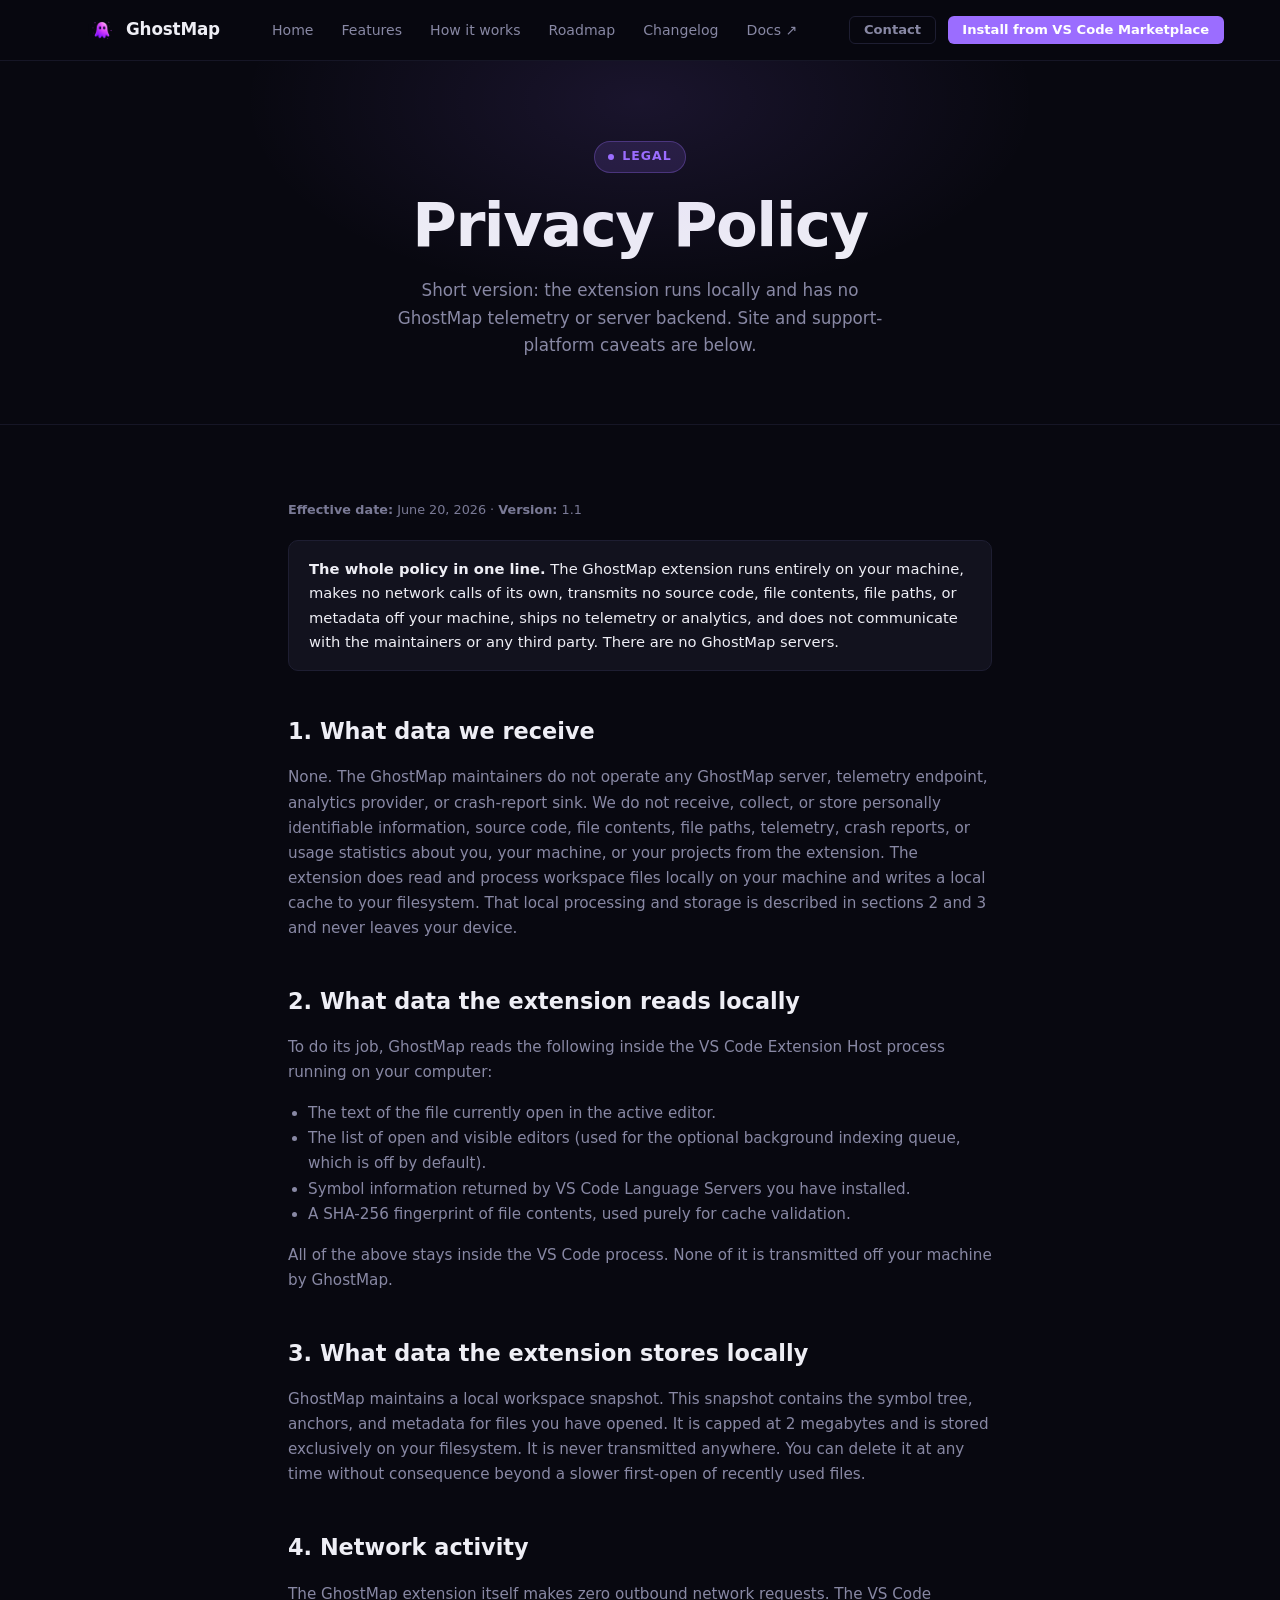
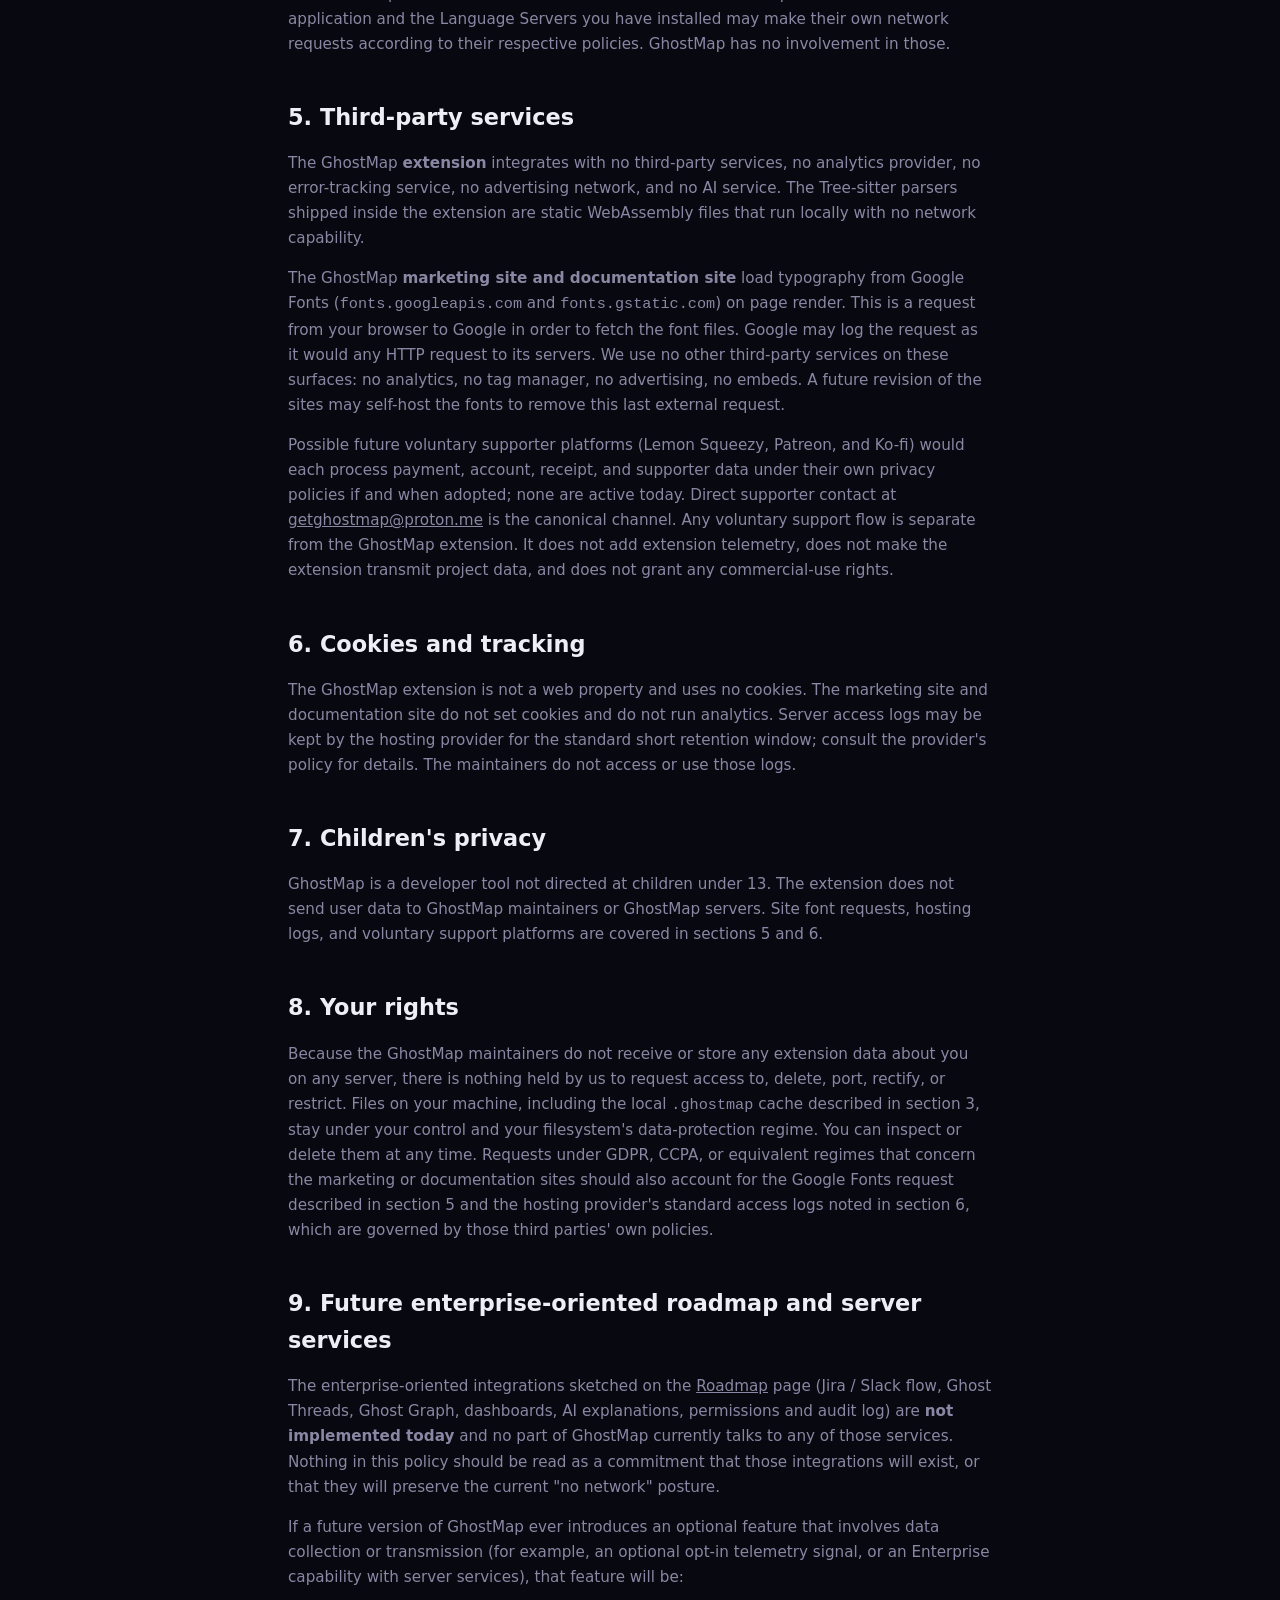
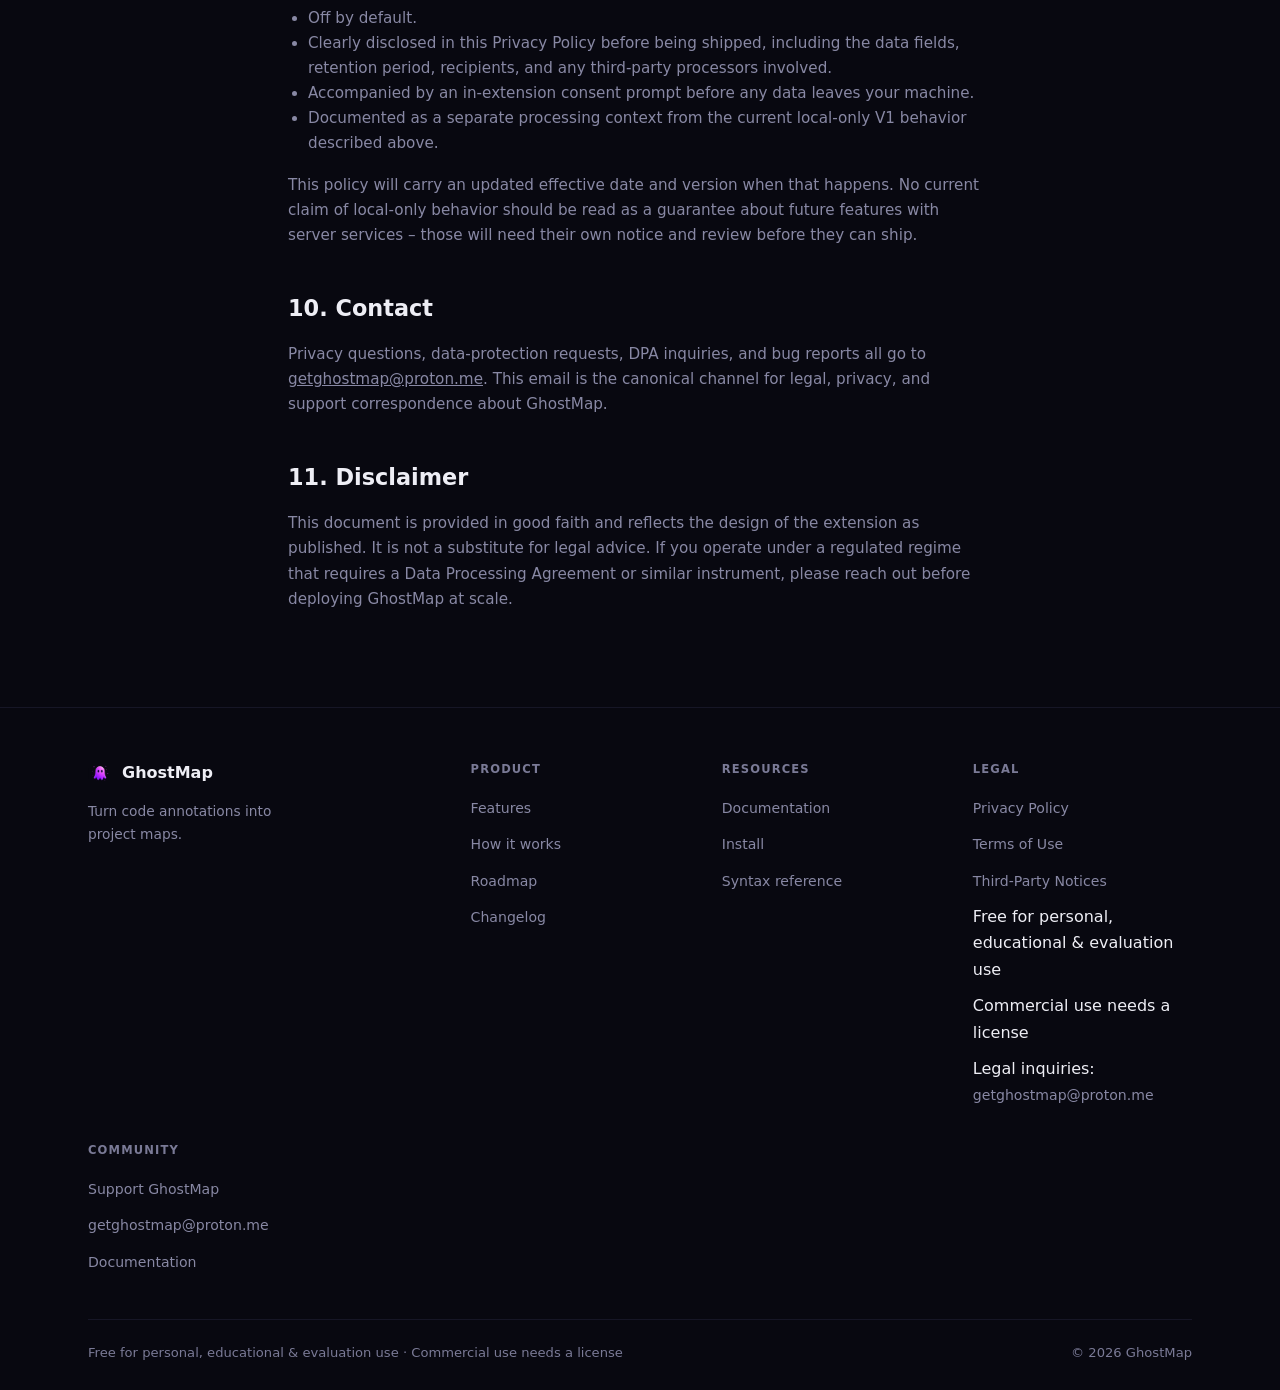
<file: pages/privacy.html>
<!DOCTYPE html>
<html lang="en">
<head>
  <meta charset="UTF-8" />
  <meta name="viewport" content="width=device-width, initial-scale=1.0" />
  <title>Privacy Policy - GhostMap</title>
  <meta name="description" content="The GhostMap extension runs locally with no telemetry or GhostMap servers. This policy explains local cache behavior, site font requests, and support-platform caveats." />
  <link rel="icon" type="image/png" href="../img/ghost-logo.png" />
  <link rel="preconnect" href="https://fonts.googleapis.com">
  <link rel="preconnect" href="https://fonts.gstatic.com" crossorigin>
  <link href="https://fonts.googleapis.com/css2?family=Space+Grotesk:wght@400;500;600;700;800&family=Inter:wght@400;500;600;700&family=JetBrains+Mono:wght@400;500;700&display=swap" rel="stylesheet">
  <link rel="canonical" href="https://ghostmap-liard.vercel.app/pages/privacy.html" />
  <meta name="theme-color" content="#080810" />
  <meta name="author" content="GhostMap contributors" />
  <meta name="referrer" content="strict-origin-when-cross-origin" />
  <meta http-equiv="Content-Security-Policy" content="default-src 'self'; style-src 'self' 'unsafe-inline' https://fonts.googleapis.com; font-src 'self' https://fonts.gstatic.com; img-src 'self' data:; connect-src 'self'; frame-ancestors 'none'; base-uri 'self'; form-action 'self'" />

  <meta property="og:type" content="website" />
  <meta property="og:site_name" content="GhostMap" />
  <meta property="og:title" content="Privacy Policy - GhostMap" />
  <meta property="og:description" content="The GhostMap extension runs locally with no telemetry or GhostMap servers. Read the full policy." />
  <meta property="og:url" content="https://ghostmap-liard.vercel.app/pages/privacy.html" />
  <meta property="og:image" content="https://ghostmap-liard.vercel.app/img/ghost-logo.png" />
  <meta name="twitter:card" content="summary" />
  <meta name="twitter:title" content="Privacy Policy - GhostMap" />
  <meta name="twitter:description" content="The GhostMap extension runs locally with no telemetry or GhostMap servers. Read the full policy." />
  <meta name="twitter:image" content="https://ghostmap-liard.vercel.app/img/ghost-logo.png" />

  <link rel="stylesheet" href="../css/styles.css" />
  <style>
    .legal { max-width: 760px; }
    .legal h2 { font-family: var(--font-display); font-size: 1.4rem; margin-top: 42px; margin-bottom: 14px; }
    .legal h3 { font-size: 1.05rem; margin-top: 28px; margin-bottom: 10px; color: var(--text); }
    .legal p, .legal li { font-size: 0.95rem; color: var(--text-muted); line-height: 1.65; }
    .legal ul { padding-left: 20px; }
    .legal .effective { font-size: 0.8rem; color: var(--text-faint); margin-top: -6px; }
    .legal .callout { background: var(--surface); border: 1px solid var(--border); padding: 16px 20px; border-radius: var(--r); margin: 20px 0; font-size: 0.92rem; color: var(--text); }
  </style>
</head>
<body>

<a class="skip-link" href="#main">Skip to content</a>


<header class="nav">
  <div class="container nav__inner">
    <a href="../index.html" class="nav__brand">
      <img src="../img/ghost-logo.png" alt="GhostMap" />
      GhostMap
    </a>
    <nav>
      <ul class="nav__links" id="primary-nav">
        <li><a href="../index.html">Home</a></li>
        <li><a href="features.html">Features</a></li>
        <li><a href="how-it-works.html">How it works</a></li>
        <li><a href="roadmap.html">Roadmap</a></li>
        <li><a href="changelog.html">Changelog</a></li>
        <li><a href="https://ghostmap-docs.vercel.app/overview" target="_blank" rel="noopener">Docs &#8599;</a></li>
      </ul>
    </nav>
    <div class="nav__right">
      <a href="mailto:getghostmap@proton.me" class="btn btn--outline btn--sm">Contact</a>
        <a href="https://marketplace.visualstudio.com/items?itemName=Ghostmap.ghostmap" class="btn btn--primary btn--sm">Install from VS Code Marketplace</a>
    </div>
  </div>
</header>

<main id="main">
  <section class="hero hero--center">
    <div class="container">
      <div class="hero__eyebrow"><span class="dot"></span> Legal</div>
      <h1>Privacy Policy</h1>
      <p class="hero__sub">Short version: the extension runs locally and has no GhostMap telemetry or server backend. Site and support-platform caveats are below.</p>
    </div>
  </section>

  <section class="section section--bordered">
    <div class="container legal">
      <p class="effective"><strong>Effective date:</strong> June 20, 2026 &middot; <strong>Version:</strong> 1.1</p>

      <div class="callout">
        <strong>The whole policy in one line.</strong> The GhostMap extension runs entirely on your machine, makes no network calls of its own, transmits no source code, file contents, file paths, or metadata off your machine, ships no telemetry or analytics, and does not communicate with the maintainers or any third party. There are no GhostMap servers.
      </div>

      <h2>1. What data we receive</h2>
      <p>None. The GhostMap maintainers do not operate any GhostMap server, telemetry endpoint, analytics provider, or crash-report sink. We do not receive, collect, or store personally identifiable information, source code, file contents, file paths, telemetry, crash reports, or usage statistics about you, your machine, or your projects from the extension. The extension does read and process workspace files locally on your machine and writes a local cache to your filesystem. That local processing and storage is described in sections 2 and 3 and never leaves your device.</p>

      <h2>2. What data the extension reads locally</h2>
      <p>To do its job, GhostMap reads the following inside the VS Code Extension Host process running on your computer:</p>
      <ul>
        <li>The text of the file currently open in the active editor.</li>
        <li>The list of open and visible editors (used for the optional background indexing queue, which is off by default).</li>
        <li>Symbol information returned by VS Code Language Servers you have installed.</li>
        <li>A SHA-256 fingerprint of file contents, used purely for cache validation.</li>
      </ul>
      <p>All of the above stays inside the VS Code process. None of it is transmitted off your machine by GhostMap.</p>

      <h2>3. What data the extension stores locally</h2>
      <p>GhostMap maintains a local workspace snapshot. This snapshot contains the symbol tree, anchors, and metadata for files you have opened. It is capped at 2 megabytes and is stored exclusively on your filesystem. It is never transmitted anywhere. You can delete it at any time without consequence beyond a slower first-open of recently used files.</p>

      <h2>4. Network activity</h2>
      <p>The GhostMap extension itself makes zero outbound network requests. The VS Code application and the Language Servers you have installed may make their own network requests according to their respective policies. GhostMap has no involvement in those.</p>

      <h2>5. Third-party services</h2>
      <p>The GhostMap <strong>extension</strong> integrates with no third-party services, no analytics provider, no error-tracking service, no advertising network, and no AI service. The Tree-sitter parsers shipped inside the extension are static WebAssembly files that run locally with no network capability.</p>
      <p>The GhostMap <strong>marketing site and documentation site</strong> load typography from Google Fonts (<code>fonts.googleapis.com</code> and <code>fonts.gstatic.com</code>) on page render. This is a request from your browser to Google in order to fetch the font files. Google may log the request as it would any HTTP request to its servers. We use no other third-party services on these surfaces: no analytics, no tag manager, no advertising, no embeds. A future revision of the sites may self-host the fonts to remove this last external request.</p>
      <p>Possible future voluntary supporter platforms (Lemon Squeezy, Patreon, and Ko-fi) would each process payment, account, receipt, and supporter data under their own privacy policies if and when adopted; none are active today. Direct supporter contact at <a href="mailto:getghostmap@proton.me">getghostmap@proton.me</a> is the canonical channel. Any voluntary support flow is separate from the GhostMap extension. It does not add extension telemetry, does not make the extension transmit project data, and does not grant any commercial-use rights.</p>

      <h2>6. Cookies and tracking</h2>
      <p>The GhostMap extension is not a web property and uses no cookies. The marketing site and documentation site do not set cookies and do not run analytics. Server access logs may be kept by the hosting provider for the standard short retention window; consult the provider's policy for details. The maintainers do not access or use those logs.</p>

      <h2>7. Children's privacy</h2>
      <p>GhostMap is a developer tool not directed at children under 13. The extension does not send user data to GhostMap maintainers or GhostMap servers. Site font requests, hosting logs, and voluntary support platforms are covered in sections 5 and 6.</p>

      <h2>8. Your rights</h2>
      <p>Because the GhostMap maintainers do not receive or store any extension data about you on any server, there is nothing held by us to request access to, delete, port, rectify, or restrict. Files on your machine, including the local <code>.ghostmap</code> cache described in section 3, stay under your control and your filesystem's data-protection regime. You can inspect or delete them at any time. Requests under GDPR, CCPA, or equivalent regimes that concern the marketing or documentation sites should also account for the Google Fonts request described in section 5 and the hosting provider's standard access logs noted in section 6, which are governed by those third parties' own policies.</p>

      <h2>9. Future enterprise-oriented roadmap and server services</h2>
      <p>The enterprise-oriented integrations sketched on the <a href="roadmap.html">Roadmap</a> page (Jira / Slack flow, Ghost Threads, Ghost Graph, dashboards, AI explanations, permissions and audit log) are <strong>not implemented today</strong> and no part of GhostMap currently talks to any of those services. Nothing in this policy should be read as a commitment that those integrations will exist, or that they will preserve the current "no network" posture.</p>
      <p>If a future version of GhostMap ever introduces an optional feature that involves data collection or transmission (for example, an optional opt-in telemetry signal, or an Enterprise capability with server services), that feature will be:</p>
      <ul>
        <li>Off by default.</li>
        <li>Clearly disclosed in this Privacy Policy before being shipped, including the data fields, retention period, recipients, and any third-party processors involved.</li>
        <li>Accompanied by an in-extension consent prompt before any data leaves your machine.</li>
        <li>Documented as a separate processing context from the current local-only V1 behavior described above.</li>
      </ul>
      <p>This policy will carry an updated effective date and version when that happens. No current claim of local-only behavior should be read as a guarantee about future features with server services &#8211; those will need their own notice and review before they can ship.</p>

      <h2>10. Contact</h2>
      <p>Privacy questions, data-protection requests, DPA inquiries, and bug reports all go to <a href="mailto:getghostmap@proton.me">getghostmap@proton.me</a>. This email is the canonical channel for legal, privacy, and support correspondence about GhostMap.</p>

      <h2>11. Disclaimer</h2>
      <p>This document is provided in good faith and reflects the design of the extension as published. It is not a substitute for legal advice. If you operate under a regulated regime that requires a Data Processing Agreement or similar instrument, please reach out before deploying GhostMap at scale.</p>
    </div>
  </section>
</main>

<footer class="footer">
  <div class="container">
    <div class="footer__grid">
      <div>
        <div class="footer__brand"><img src="../img/ghost-logo.png" alt="GhostMap" /> GhostMap</div>
        <p class="footer__tagline">Turn code annotations into project maps.</p>
      </div>
      <div class="footer__col"><h4>Product</h4><ul>
        <li><a href="features.html">Features</a></li>
        <li><a href="how-it-works.html">How it works</a></li>
        <li><a href="roadmap.html">Roadmap</a></li>
        <li><a href="changelog.html">Changelog</a></li>
      </ul></div>
      <div class="footer__col"><h4>Resources</h4><ul>
        <li><a href="https://ghostmap-docs.vercel.app/overview">Documentation</a></li>
        <li><a href="https://ghostmap-docs.vercel.app/install">Install</a></li>
        <li><a href="https://ghostmap-docs.vercel.app/reference/syntax">Syntax reference</a></li>
      </ul></div>
      <div class="footer__col"><h4>Legal</h4><ul>
        <li><a href="privacy.html">Privacy Policy</a></li>
        <li><a href="terms.html">Terms of Use</a></li>
        <li><a href="notices.html">Third-Party Notices</a></li>
        <li>Free for personal, educational &amp; evaluation use</li>
        <li>Commercial use needs a license</li>
        <li>Legal inquiries: <a href="mailto:getghostmap@proton.me">getghostmap@proton.me</a></li>
      </ul></div>
      <div class="footer__col"><h4>Community</h4><ul>
        <li><a href="../index.html#support">Support GhostMap</a></li>
        <li><a href="mailto:getghostmap@proton.me">getghostmap@proton.me</a></li>
        <li><a href="https://ghostmap-docs.vercel.app/overview">Documentation</a></li>
      </ul></div>
    </div>
    <div class="footer__bottom">
      <span>Free for personal, educational &amp; evaluation use &middot; Commercial use needs a license</span>
      <span>&copy; <span id="year">2026</span> GhostMap</span>
    </div>
  </div>
</footer>

<script src="../js/main.js"></script>
</body>
</html>
</file>
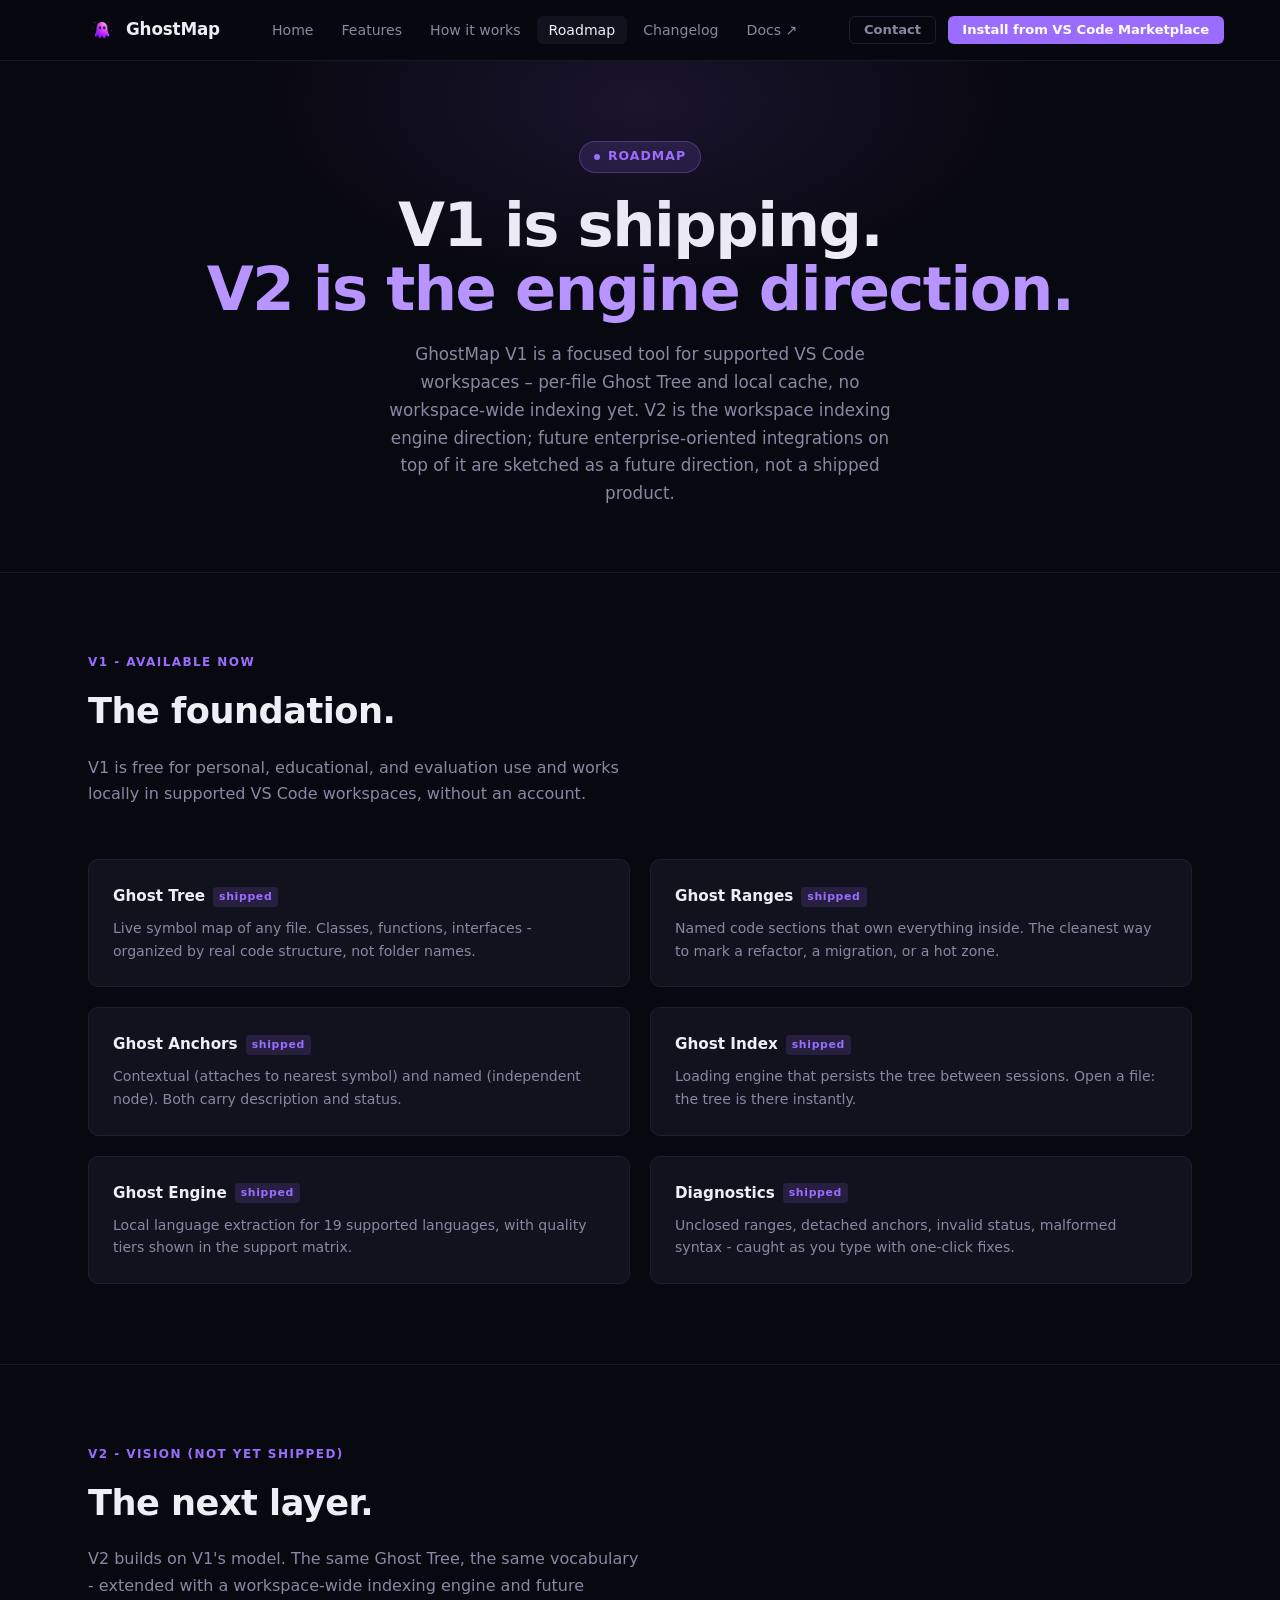
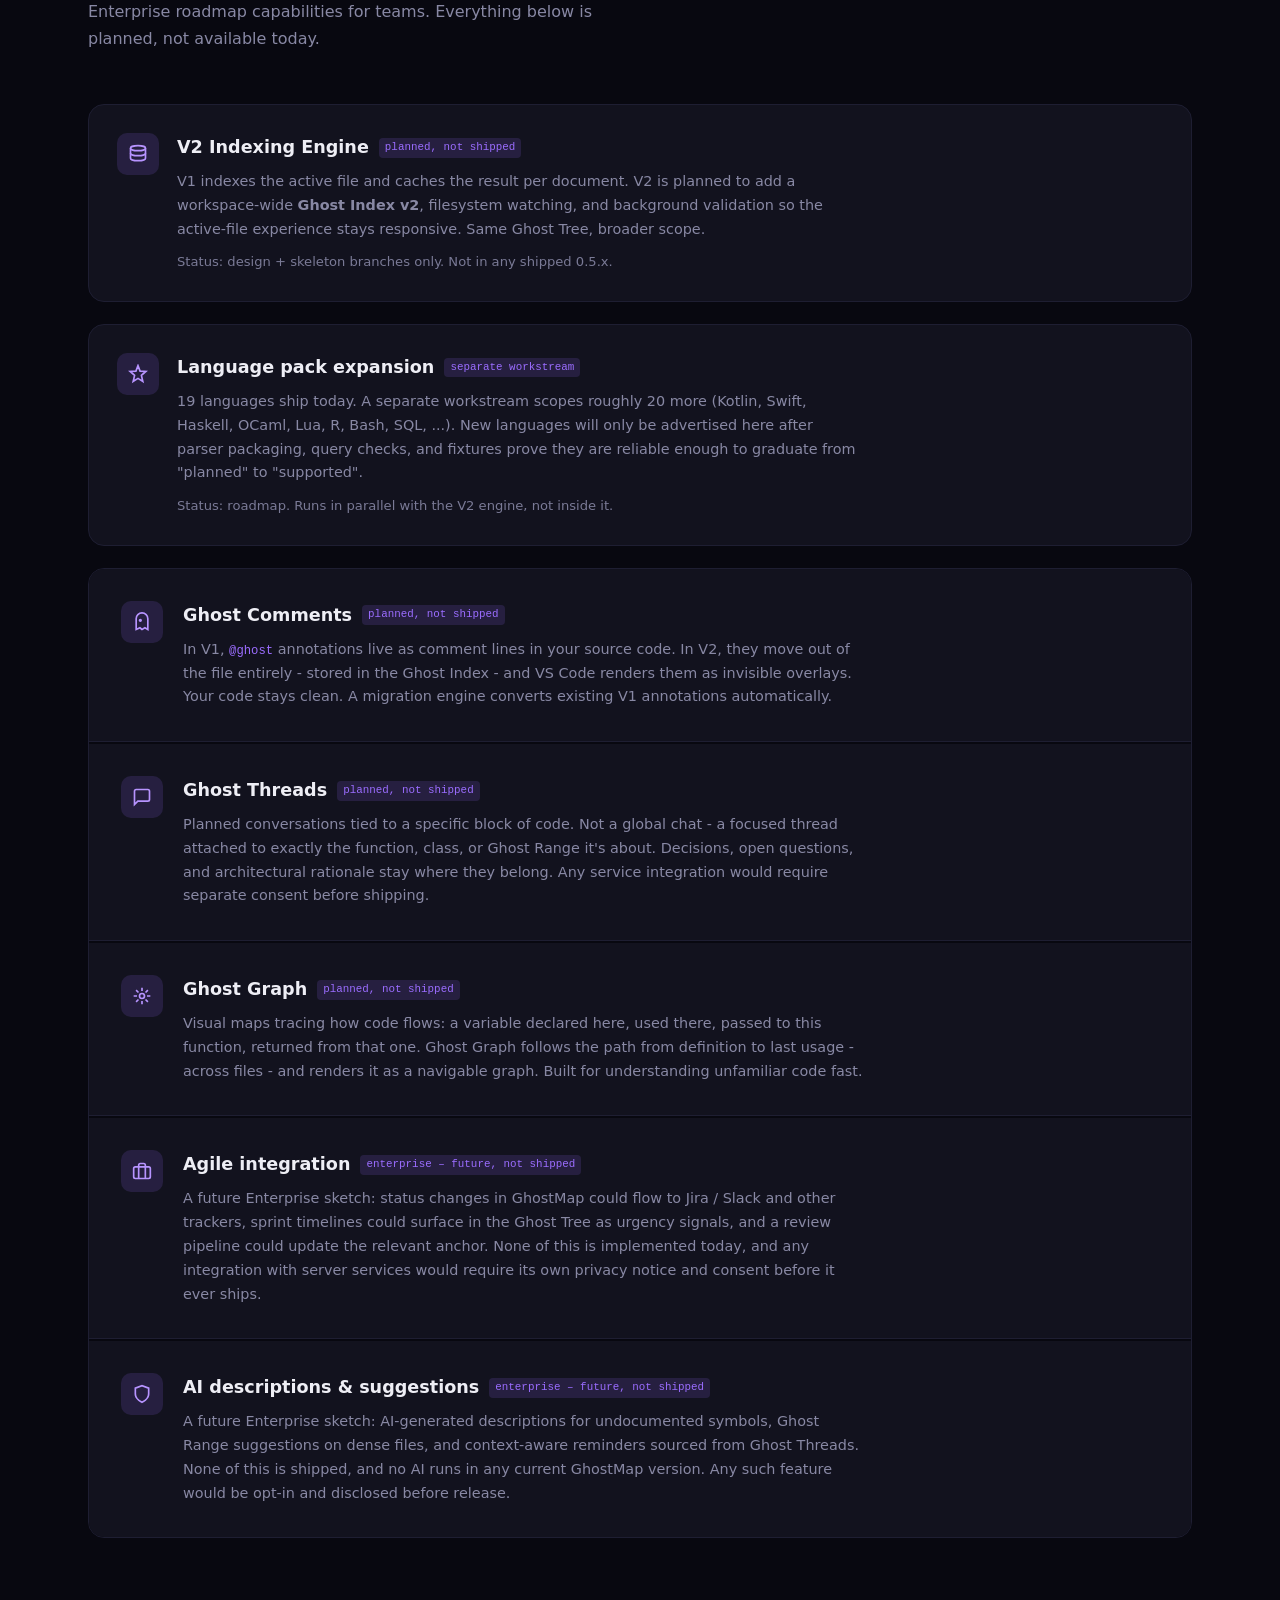
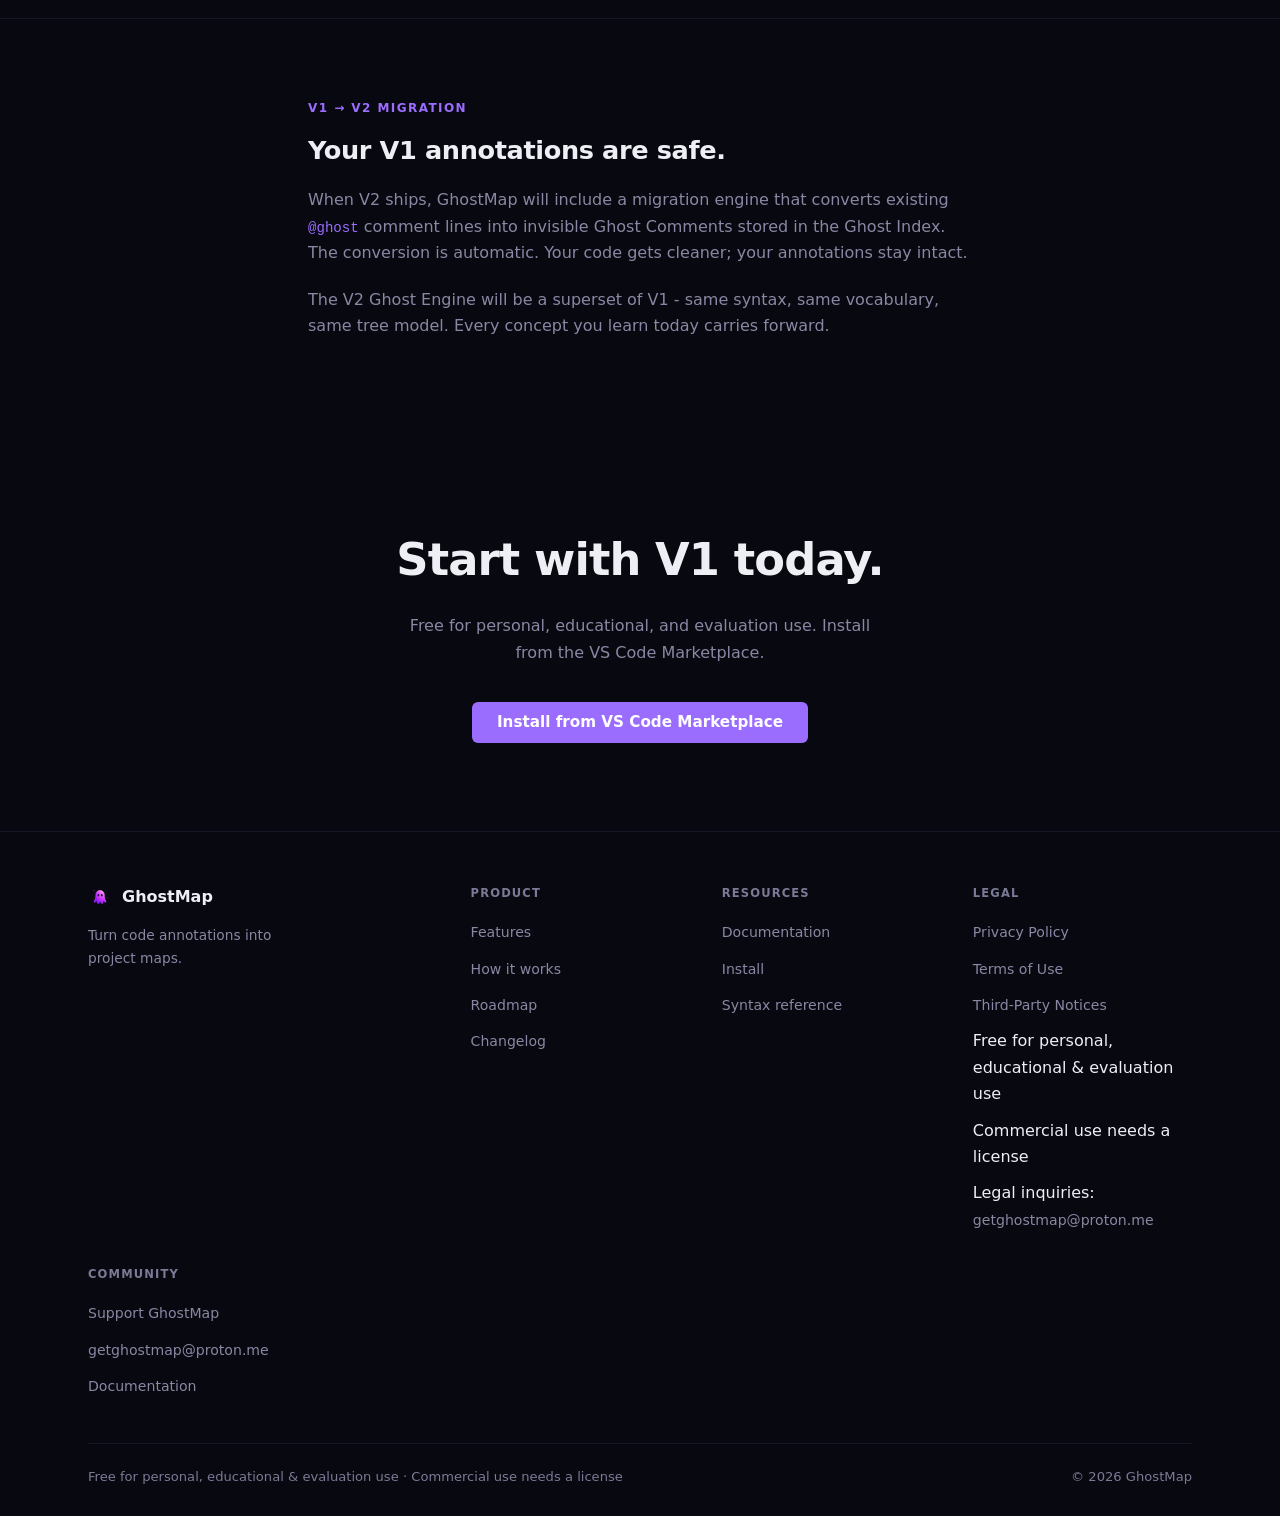
<file: pages/roadmap.html>
<!DOCTYPE html>
<html lang="en">
<head>
  <meta charset="UTF-8" />
  <meta name="viewport" content="width=device-width, initial-scale=1.0" />
  <title>Roadmap - GhostMap</title>
  <meta name="description" content="GhostMap roadmap: what's in V1, what's coming in V2 - Ghost Comments, Ghost Threads, Ghost Graph, and more." />
  <link rel="icon" type="image/png" href="../img/ghost-logo.png" />
  <link rel="preconnect" href="https://fonts.googleapis.com">
  <link rel="preconnect" href="https://fonts.gstatic.com" crossorigin>
  <link href="https://fonts.googleapis.com/css2?family=Space+Grotesk:wght@400;500;600;700;800&family=Inter:wght@400;500;600;700&family=JetBrains+Mono:wght@400;500;700&display=swap" rel="stylesheet">
  <link rel="canonical" href="https://ghostmap-liard.vercel.app/pages/roadmap.html" />
  <meta name="theme-color" content="#080810" />
  <meta name="author" content="GhostMap contributors" />
  <meta name="referrer" content="strict-origin-when-cross-origin" />
  <meta http-equiv="Content-Security-Policy" content="default-src 'self'; style-src 'self' 'unsafe-inline' https://fonts.googleapis.com; font-src 'self' https://fonts.gstatic.com; img-src 'self' data:; connect-src 'self'; frame-ancestors 'none'; base-uri 'self'; form-action 'self'" />

  <meta property="og:type" content="website" />
  <meta property="og:site_name" content="GhostMap" />
  <meta property="og:title" content="Roadmap - GhostMap" />
  <meta property="og:description" content="What ships in V1 today and the V2 vision: Ghost Comments, Ghost Threads, Ghost Graph, Ghost Watcher." />
  <meta property="og:url" content="https://ghostmap-liard.vercel.app/pages/roadmap.html" />
  <meta property="og:image" content="https://ghostmap-liard.vercel.app/img/ghost-logo.png" />
  <meta name="twitter:card" content="summary" />
  <meta name="twitter:title" content="Roadmap - GhostMap" />
  <meta name="twitter:description" content="What ships in V1 today and the V2 vision: Ghost Comments, Ghost Threads, Ghost Graph, Ghost Watcher." />
  <meta name="twitter:image" content="https://ghostmap-liard.vercel.app/img/ghost-logo.png" />

  <link rel="stylesheet" href="../css/styles.css" />
</head>
<body>

<a class="skip-link" href="#main">Skip to content</a>


<header class="nav">
  <div class="container nav__inner">
    <a href="../index.html" class="nav__brand">
      <img src="../img/ghost-logo.png" alt="GhostMap" />
      GhostMap
    </a>
    <nav>
      <ul class="nav__links" id="primary-nav">
        <li><a href="../index.html">Home</a></li>
        <li><a href="features.html">Features</a></li>
        <li><a href="how-it-works.html">How it works</a></li>
        <li><a href="roadmap.html">Roadmap</a></li>
        <li><a href="changelog.html">Changelog</a></li>
        <li><a href="https://ghostmap-docs.vercel.app/overview" target="_blank" rel="noopener">Docs &#8599;</a></li>
      </ul>
    </nav>
    <div class="nav__right">
      <a href="mailto:getghostmap@proton.me" class="btn btn--outline btn--sm">Contact</a>
        <a href="https://marketplace.visualstudio.com/items?itemName=Ghostmap.ghostmap" class="btn btn--primary btn--sm">Install from VS Code Marketplace</a>
      <button class="nav__mobile-toggle" aria-label="Toggle navigation menu" aria-expanded="false" aria-controls="primary-nav">
        <svg width="22" height="22" viewBox="0 0 24 24" fill="none" stroke="currentColor" stroke-width="2"><path d="M3 6h18M3 12h18M3 18h18"/></svg>
      </button>
    </div>
  </div>
</header>

<main id="main">

  <section class="hero hero--center">
    <div class="container">
      <div class="hero__eyebrow"><span class="dot"></span> Roadmap</div>
      <h1>V1 is shipping.<br /><em>V2 is the engine direction.</em></h1>
      <p class="hero__sub">
        GhostMap V1 is a focused tool for supported VS Code workspaces &#8211;
        per-file Ghost Tree and local cache, no workspace-wide indexing yet.
        V2 is the workspace indexing engine direction; future
        enterprise-oriented integrations on top of it are sketched as a
        future direction, not a shipped product.
      </p>
    </div>
  </section>

  <section class="section section--bordered">
    <div class="container">
      <div class="section__head">
        <div class="section__label">V1 - Available now</div>
        <h2 class="section__title">The foundation.</h2>
        <p class="section__desc">V1 is free for personal, educational, and evaluation use and works locally in supported VS Code workspaces, without an account.</p>
      </div>

      <div style="display:grid;grid-template-columns:repeat(2,1fr);gap:20px">
        <div class="feat-card">
          <h3>Ghost Tree <span class="feat-card__tag">shipped</span></h3>
          <p>Live symbol map of any file. Classes, functions, interfaces - organized by real code structure, not folder names.</p>
        </div>
        <div class="feat-card">
          <h3>Ghost Ranges <span class="feat-card__tag">shipped</span></h3>
          <p>Named code sections that own everything inside. The cleanest way to mark a refactor, a migration, or a hot zone.</p>
        </div>
        <div class="feat-card">
          <h3>Ghost Anchors <span class="feat-card__tag">shipped</span></h3>
          <p>Contextual (attaches to nearest symbol) and named (independent node). Both carry description and status.</p>
        </div>
        <div class="feat-card">
          <h3>Ghost Index <span class="feat-card__tag">shipped</span></h3>
          <p>Loading engine that persists the tree between sessions. Open a file: the tree is there instantly.</p>
        </div>
        <div class="feat-card">
          <h3>Ghost Engine <span class="feat-card__tag">shipped</span></h3>
          <p>Local language extraction for 19 supported languages, with quality tiers shown in the support matrix.</p>
        </div>
        <div class="feat-card">
          <h3>Diagnostics <span class="feat-card__tag">shipped</span></h3>
          <p>Unclosed ranges, detached anchors, invalid status, malformed syntax - caught as you type with one-click fixes.</p>
        </div>
      </div>
    </div>
  </section>

  <section class="section section--bordered">
    <div class="container">
      <div class="section__head">
        <div class="section__label">V2 - Vision (not yet shipped)</div>
        <h2 class="section__title">The next layer.</h2>
        <p class="section__desc">
          V2 builds on V1's model. The same Ghost Tree, the same vocabulary -
          extended with a workspace-wide indexing engine and future Enterprise
          roadmap capabilities for teams. Everything below is planned, not
          available today.
        </p>
      </div>

      <div style="background:var(--surface);border:1px solid var(--border);border-radius:var(--r-lg);padding:28px;margin-bottom:22px">
        <div style="display:flex;align-items:flex-start;gap:18px">
          <div style="flex-shrink:0;width:42px;height:42px;border-radius:10px;background:var(--violet-dim);display:flex;align-items:center;justify-content:center;color:var(--violet-bright)">
            <svg width="20" height="20" viewBox="0 0 24 24" fill="none" stroke="currentColor" stroke-width="2"><ellipse cx="12" cy="5" rx="9" ry="3"/><path d="M3 5v6c0 1.66 4.03 3 9 3s9-1.34 9-3V5"/><path d="M3 11v6c0 1.66 4.03 3 9 3s9-1.34 9-3v-6"/></svg>
          </div>
          <div>
            <h3 style="font-family:var(--font-display);margin:0 0 8px;font-size:1.1rem;display:flex;align-items:center;gap:10px">
              V2 Indexing Engine
              <span class="vision-tag">planned, not shipped</span>
            </h3>
            <p style="margin:0 0 10px;color:var(--text-muted);font-size:0.9rem;max-width:680px">
              V1 indexes the active file and caches the result per document.
               V2 is planned to add a workspace-wide <strong>Ghost Index v2</strong>,
               filesystem watching, and background validation so the active-file
               experience stays responsive. Same Ghost Tree, broader scope.
            </p>
            <p style="margin:0;color:var(--text-faint);font-size:0.82rem">
              Status: design + skeleton branches only. Not in any shipped 0.5.x.
            </p>
          </div>
        </div>
      </div>

      <div style="background:var(--surface);border:1px solid var(--border);border-radius:var(--r-lg);padding:28px;margin-bottom:22px">
        <div style="display:flex;align-items:flex-start;gap:18px">
          <div style="flex-shrink:0;width:42px;height:42px;border-radius:10px;background:var(--violet-dim);display:flex;align-items:center;justify-content:center;color:var(--violet-bright)">
            <svg width="20" height="20" viewBox="0 0 24 24" fill="none" stroke="currentColor" stroke-width="2"><path d="M12 2 9.5 8.5 2.5 9l5.4 4.7L6.2 21 12 17.3 17.8 21l-1.7-7.3L21.5 9l-7-.5Z"/></svg>
          </div>
          <div>
            <h3 style="font-family:var(--font-display);margin:0 0 8px;font-size:1.1rem;display:flex;align-items:center;gap:10px">
              Language pack expansion
              <span class="vision-tag">separate workstream</span>
            </h3>
            <p style="margin:0 0 10px;color:var(--text-muted);font-size:0.9rem;max-width:680px">
              19 languages ship today. A separate workstream scopes roughly
              20 more (Kotlin, Swift, Haskell, OCaml, Lua, R, Bash, SQL, ...).
              New languages will only be advertised here after parser packaging,
              query checks, and fixtures prove they are reliable enough to
              graduate from "planned" to "supported".
            </p>
            <p style="margin:0;color:var(--text-faint);font-size:0.82rem">
              Status: roadmap. Runs in parallel with the V2 engine, not inside it.
            </p>
          </div>
        </div>
      </div>

      <div style="display:flex;flex-direction:column;gap:2px;border-radius:var(--r-lg);overflow:hidden;border:1px solid var(--border)">

        <div style="background:var(--surface);padding:32px;border-bottom:1px solid var(--border)">
          <div style="display:flex;align-items:flex-start;gap:20px">
            <div style="flex-shrink:0;width:42px;height:42px;border-radius:10px;background:var(--violet-dim);display:flex;align-items:center;justify-content:center;color:var(--violet-bright)">
              <svg width="20" height="20" viewBox="0 0 24 24" fill="none" stroke="currentColor" stroke-width="2"><path d="M9 10a1 1 0 0 1 1-1h0a1 1 0 0 1 1 1v0a1 1 0 0 1-1 1h0a1 1 0 0 1-1-1Z"/><path d="M5 21V8a7 7 0 0 1 14 0v13l-3.5-2L12 21l-2.5-2Z"/></svg>
            </div>
            <div>
              <h3 style="font-family:var(--font-display);margin:0 0 8px;font-size:1.1rem;display:flex;align-items:center;gap:10px">
                Ghost Comments
                <span class="vision-tag">planned, not shipped</span>
              </h3>
              <p style="margin:0;color:var(--text-muted);font-size:0.9rem;max-width:680px">
                In V1, <code style="font-size:0.85em;color:var(--violet)">@ghost</code> annotations live as comment lines in your source code.
                In V2, they move out of the file entirely - stored in the Ghost Index - and VS Code renders them
                as invisible overlays. Your code stays clean. A migration engine converts existing V1 annotations automatically.
              </p>
            </div>
          </div>
        </div>

        <div style="background:var(--surface);padding:32px;border-bottom:1px solid var(--border)">
          <div style="display:flex;align-items:flex-start;gap:20px">
            <div style="flex-shrink:0;width:42px;height:42px;border-radius:10px;background:var(--violet-dim);display:flex;align-items:center;justify-content:center;color:var(--violet-bright)">
              <svg width="20" height="20" viewBox="0 0 24 24" fill="none" stroke="currentColor" stroke-width="2"><path d="M21 15a2 2 0 0 1-2 2H7l-4 4V5a2 2 0 0 1 2-2h14a2 2 0 0 1 2 2z"/></svg>
            </div>
            <div>
              <h3 style="font-family:var(--font-display);margin:0 0 8px;font-size:1.1rem;display:flex;align-items:center;gap:10px">
                Ghost Threads
                <span class="vision-tag">planned, not shipped</span>
              </h3>
              <p style="margin:0;color:var(--text-muted);font-size:0.9rem;max-width:680px">
                Planned conversations tied to a specific block of code. Not a global chat - a focused thread attached to exactly the function, class, or Ghost Range it's about. Decisions, open questions, and architectural rationale stay where they belong. Any service integration would require separate consent before shipping.
              </p>
            </div>
          </div>
        </div>

        <div style="background:var(--surface);padding:32px;border-bottom:1px solid var(--border)">
          <div style="display:flex;align-items:flex-start;gap:20px">
            <div style="flex-shrink:0;width:42px;height:42px;border-radius:10px;background:var(--violet-dim);display:flex;align-items:center;justify-content:center;color:var(--violet-bright)">
              <svg width="20" height="20" viewBox="0 0 24 24" fill="none" stroke="currentColor" stroke-width="2"><circle cx="12" cy="12" r="3"/><path d="M12 2v4M12 18v4M4.93 4.93l2.83 2.83M16.24 16.24l2.83 2.83M2 12h4M18 12h4M4.93 19.07l2.83-2.83M16.24 7.76l2.83-2.83"/></svg>
            </div>
            <div>
              <h3 style="font-family:var(--font-display);margin:0 0 8px;font-size:1.1rem;display:flex;align-items:center;gap:10px">
                Ghost Graph
                <span class="vision-tag">planned, not shipped</span>
              </h3>
              <p style="margin:0;color:var(--text-muted);font-size:0.9rem;max-width:680px">
                Visual maps tracing how code flows: a variable declared here, used there, passed to this function, returned from that one. Ghost Graph follows the path from definition to last usage - across files - and renders it as a navigable graph. Built for understanding unfamiliar code fast.
              </p>
            </div>
          </div>
        </div>

        <div style="background:var(--surface);padding:32px;border-bottom:1px solid var(--border)">
          <div style="display:flex;align-items:flex-start;gap:20px">
            <div style="flex-shrink:0;width:42px;height:42px;border-radius:10px;background:var(--violet-dim);display:flex;align-items:center;justify-content:center;color:var(--violet-bright)">
              <svg width="20" height="20" viewBox="0 0 24 24" fill="none" stroke="currentColor" stroke-width="2"><rect x="2" y="7" width="20" height="14" rx="2"/><path d="M16 21V5a2 2 0 0 0-2-2h-4a2 2 0 0 0-2 2v16"/></svg>
            </div>
            <div>
              <h3 style="font-family:var(--font-display);margin:0 0 8px;font-size:1.1rem;display:flex;align-items:center;gap:10px">
                Agile integration
                <span class="vision-tag">enterprise &#8211; future, not shipped</span>
              </h3>
              <p style="margin:0;color:var(--text-muted);font-size:0.9rem;max-width:680px">
                A future Enterprise sketch: status changes in GhostMap could
                flow to Jira / Slack and other trackers, sprint timelines could
                surface in the Ghost Tree as urgency signals, and a review
                pipeline could update the relevant anchor. None of this is
                implemented today, and any integration with server services would
                require its own privacy notice and consent before it ever
                ships.
              </p>
            </div>
          </div>
        </div>

        <div style="background:var(--surface);padding:32px">
          <div style="display:flex;align-items:flex-start;gap:20px">
            <div style="flex-shrink:0;width:42px;height:42px;border-radius:10px;background:var(--violet-dim);display:flex;align-items:center;justify-content:center;color:var(--violet-bright)">
              <svg width="20" height="20" viewBox="0 0 24 24" fill="none" stroke="currentColor" stroke-width="2"><path d="M12 22s8-4 8-10V5l-8-3-8 3v7c0 6 8 10 8 10Z"/></svg>
            </div>
            <div>
              <h3 style="font-family:var(--font-display);margin:0 0 8px;font-size:1.1rem;display:flex;align-items:center;gap:10px">
                AI descriptions &amp; suggestions
                <span class="vision-tag">enterprise &#8211; future, not shipped</span>
              </h3>
              <p style="margin:0;color:var(--text-muted);font-size:0.9rem;max-width:680px">
                A future Enterprise sketch: AI-generated descriptions for
                undocumented symbols, Ghost Range suggestions on dense files,
                and context-aware reminders sourced from Ghost Threads. None
                of this is shipped, and no AI runs in any current GhostMap
                version. Any such feature would be opt-in and disclosed
                before release.
              </p>
            </div>
          </div>
        </div>

      </div>
    </div>
  </section>

  <section class="section section--bordered">
    <div class="container" style="max-width:720px">
      <div class="section__label">V1 &rarr; V2 Migration</div>
      <h2 class="section__title" style="font-size:1.6rem">Your V1 annotations are safe.</h2>
      <p style="color:var(--text-muted);margin-bottom:20px">
        When V2 ships, GhostMap will include a migration engine that converts existing
        <code style="font-size:0.88em;color:var(--violet)">@ghost</code> comment lines into invisible Ghost Comments stored in the Ghost Index.
        The conversion is automatic. Your code gets cleaner; your annotations stay intact.
      </p>
      <p style="color:var(--text-muted)">
        The V2 Ghost Engine will be a superset of V1 - same syntax, same vocabulary, same tree model.
        Every concept you learn today carries forward.
      </p>
    </div>
  </section>

  <section class="cta-block">
    <div class="container">
      <h2>Start with V1 today.</h2>
      <p>Free for personal, educational, and evaluation use. Install from the VS Code Marketplace.</p>
        <a href="https://marketplace.visualstudio.com/items?itemName=Ghostmap.ghostmap" class="btn btn--primary btn--lg">Install from VS Code Marketplace</a>
    </div>
  </section>

</main>

<footer class="footer">
  <div class="container">
    <div class="footer__grid">
      <div>
        <div class="footer__brand"><img src="../img/ghost-logo.png" alt="GhostMap" /> GhostMap</div>
        <p class="footer__tagline">Turn code annotations into project maps.</p>
      </div>
      <div class="footer__col"><h4>Product</h4><ul>
        <li><a href="features.html">Features</a></li>
        <li><a href="how-it-works.html">How it works</a></li>
        <li><a href="roadmap.html">Roadmap</a></li>
        <li><a href="changelog.html">Changelog</a></li>
      </ul></div>
      <div class="footer__col"><h4>Resources</h4><ul>
        <li><a href="https://ghostmap-docs.vercel.app/overview">Documentation</a></li>
        <li><a href="https://ghostmap-docs.vercel.app/install">Install</a></li>
        <li><a href="https://ghostmap-docs.vercel.app/reference/syntax">Syntax reference</a></li>
      </ul></div>
      <div class="footer__col"><h4>Legal</h4><ul>
        <li><a href="privacy.html">Privacy Policy</a></li>
        <li><a href="terms.html">Terms of Use</a></li>
        <li><a href="notices.html">Third-Party Notices</a></li>
        <li>Free for personal, educational &amp; evaluation use</li>
        <li>Commercial use needs a license</li>
        <li>Legal inquiries: <a href="mailto:getghostmap@proton.me">getghostmap@proton.me</a></li>
      </ul></div>
      <div class="footer__col"><h4>Community</h4><ul>
        <li><a href="../index.html#support">Support GhostMap</a></li>
        <li><a href="mailto:getghostmap@proton.me">getghostmap@proton.me</a></li>
        <li><a href="https://ghostmap-docs.vercel.app/overview">Documentation</a></li>
      </ul></div>
    </div>
    <div class="footer__bottom">
      <span>Free for personal, educational &amp; evaluation use &middot; Commercial use needs a license</span>
      <span>&copy; <span id="year">2026</span> GhostMap</span>
    </div>
  </div>
</footer>

<script src="../js/main.js"></script>
</body>
</html>
</file>
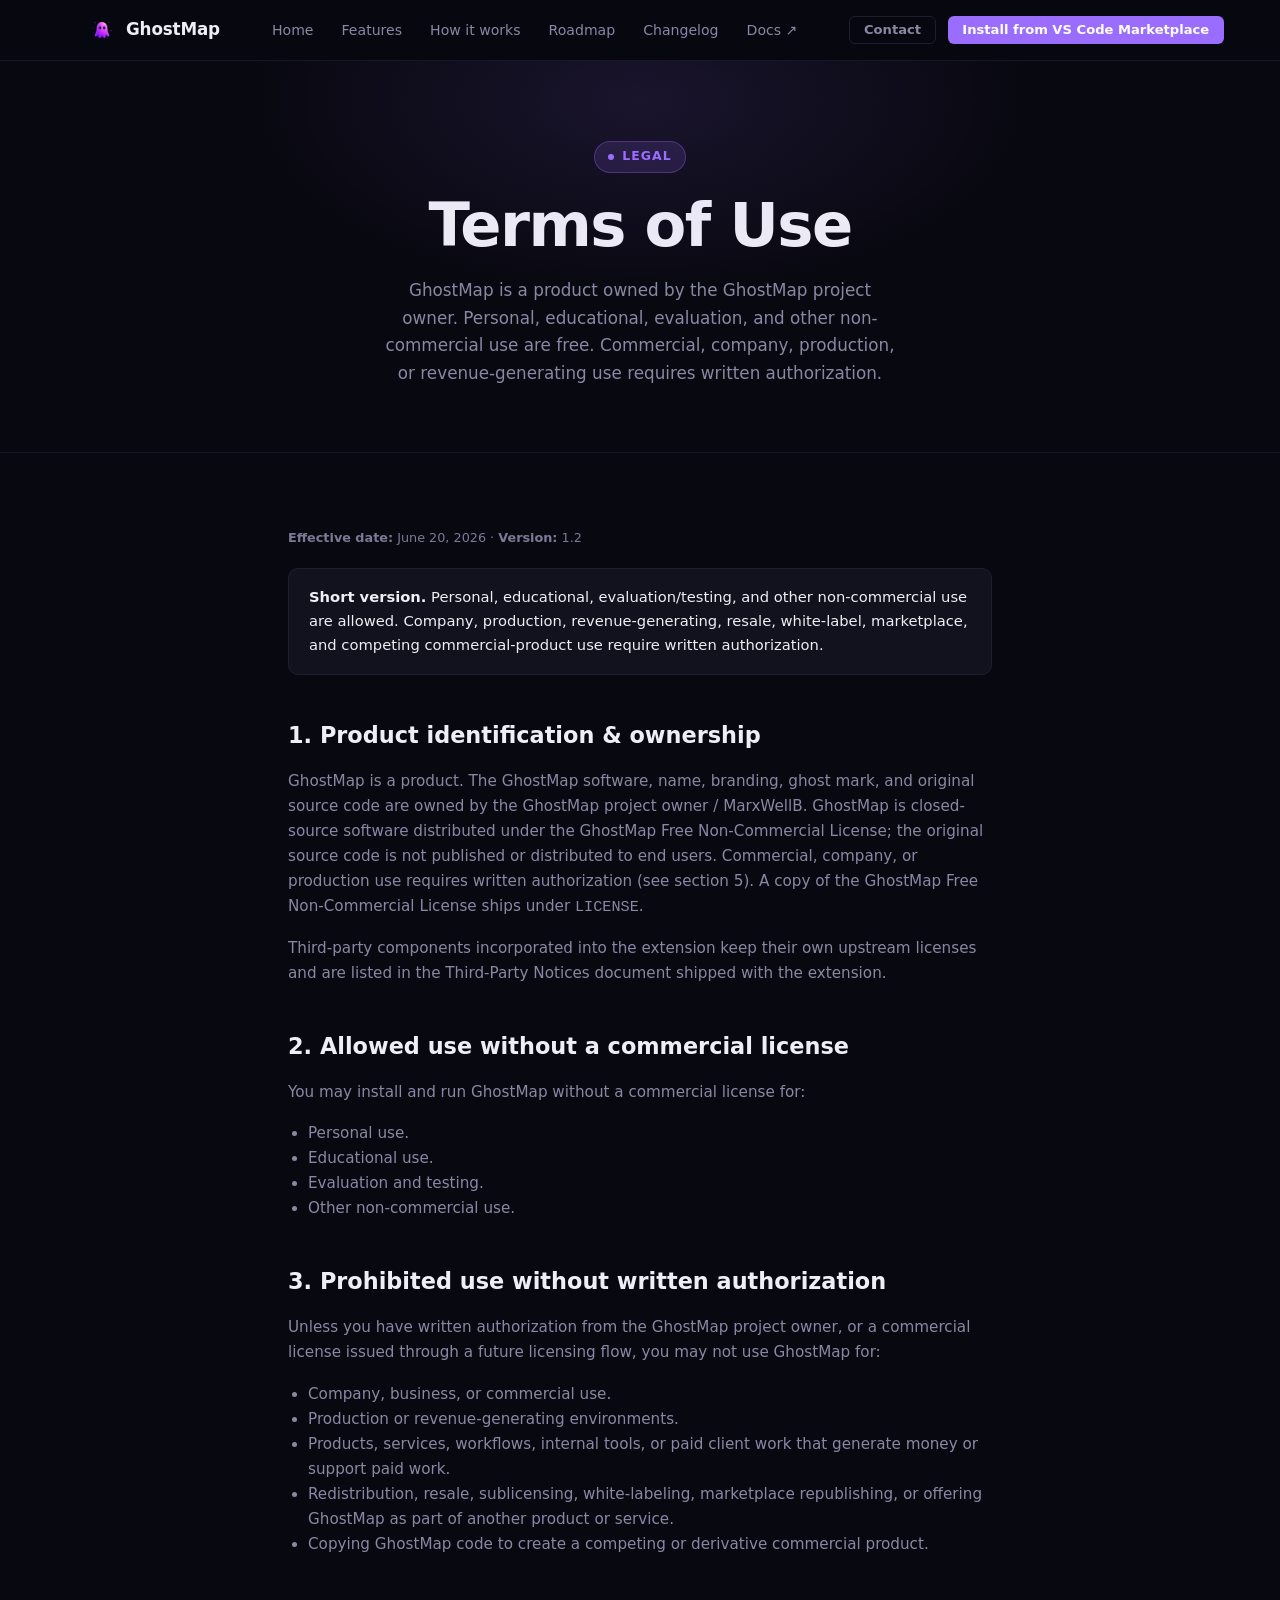
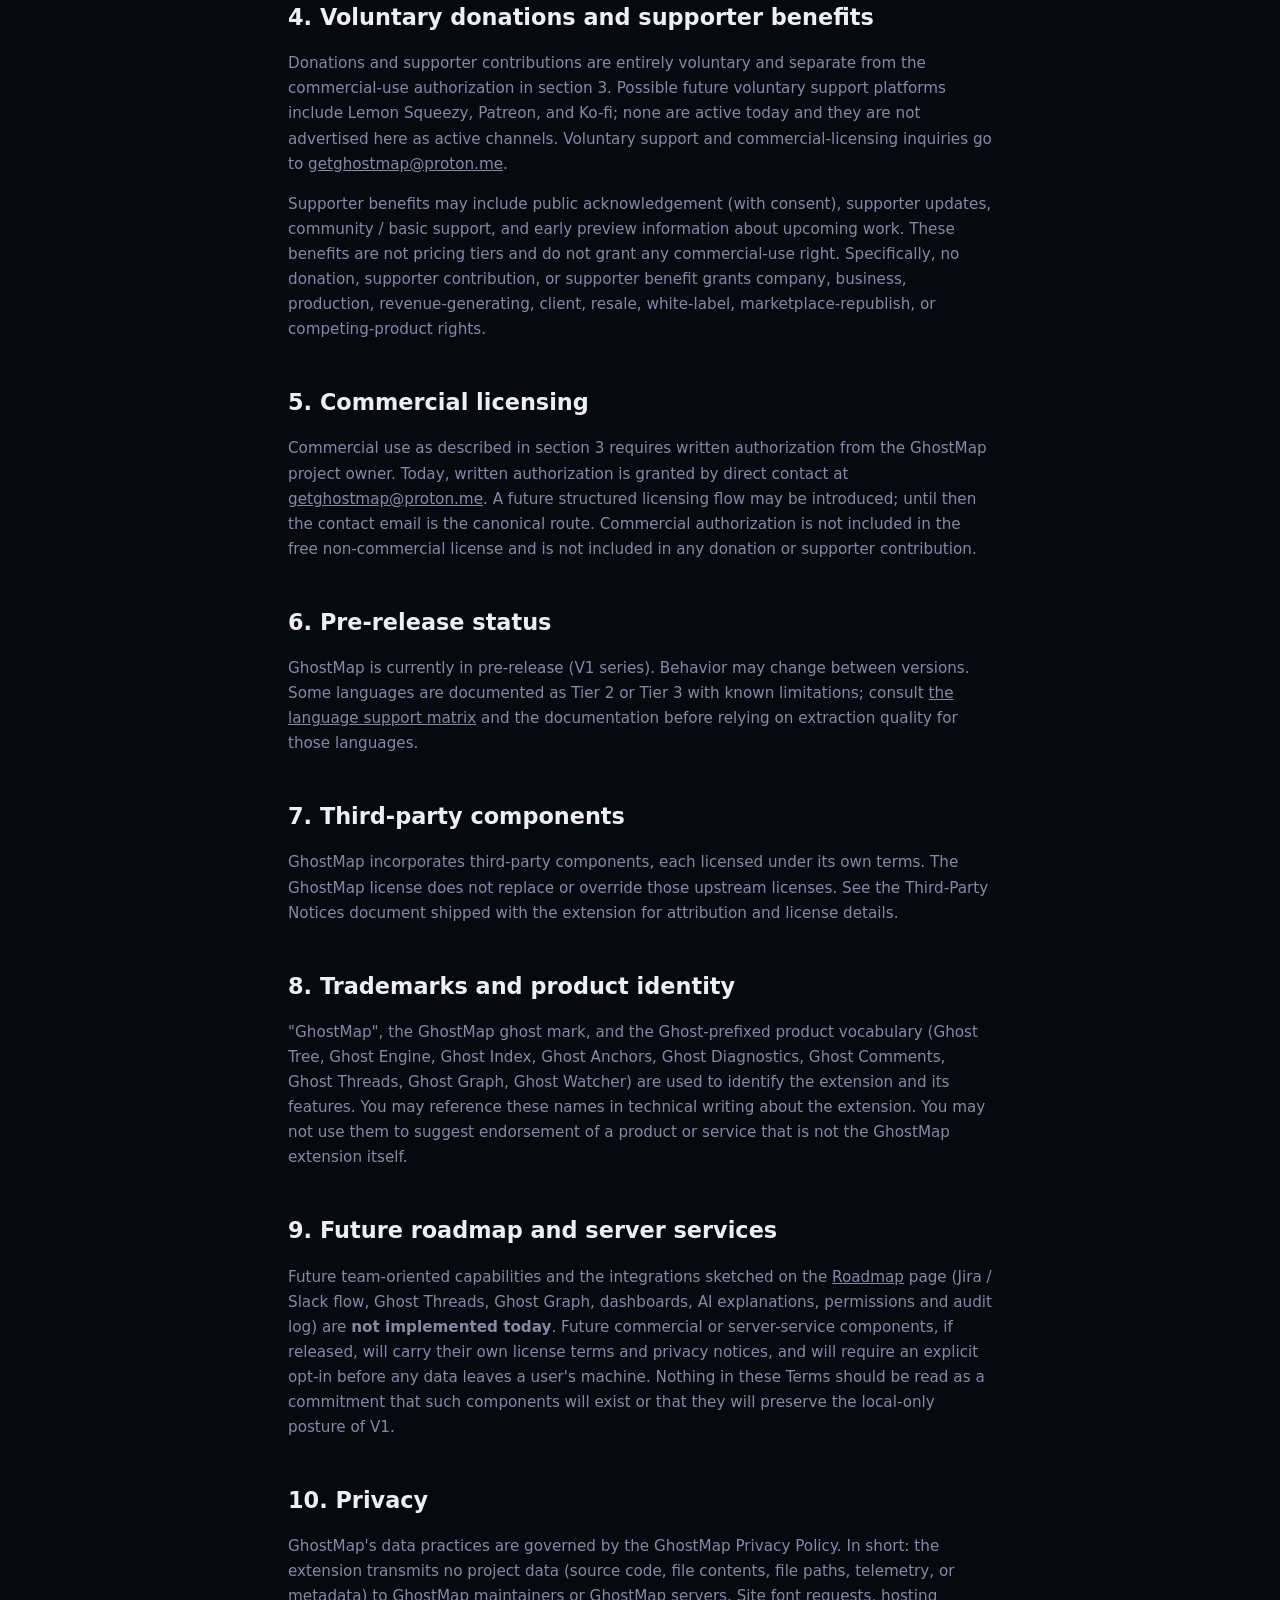
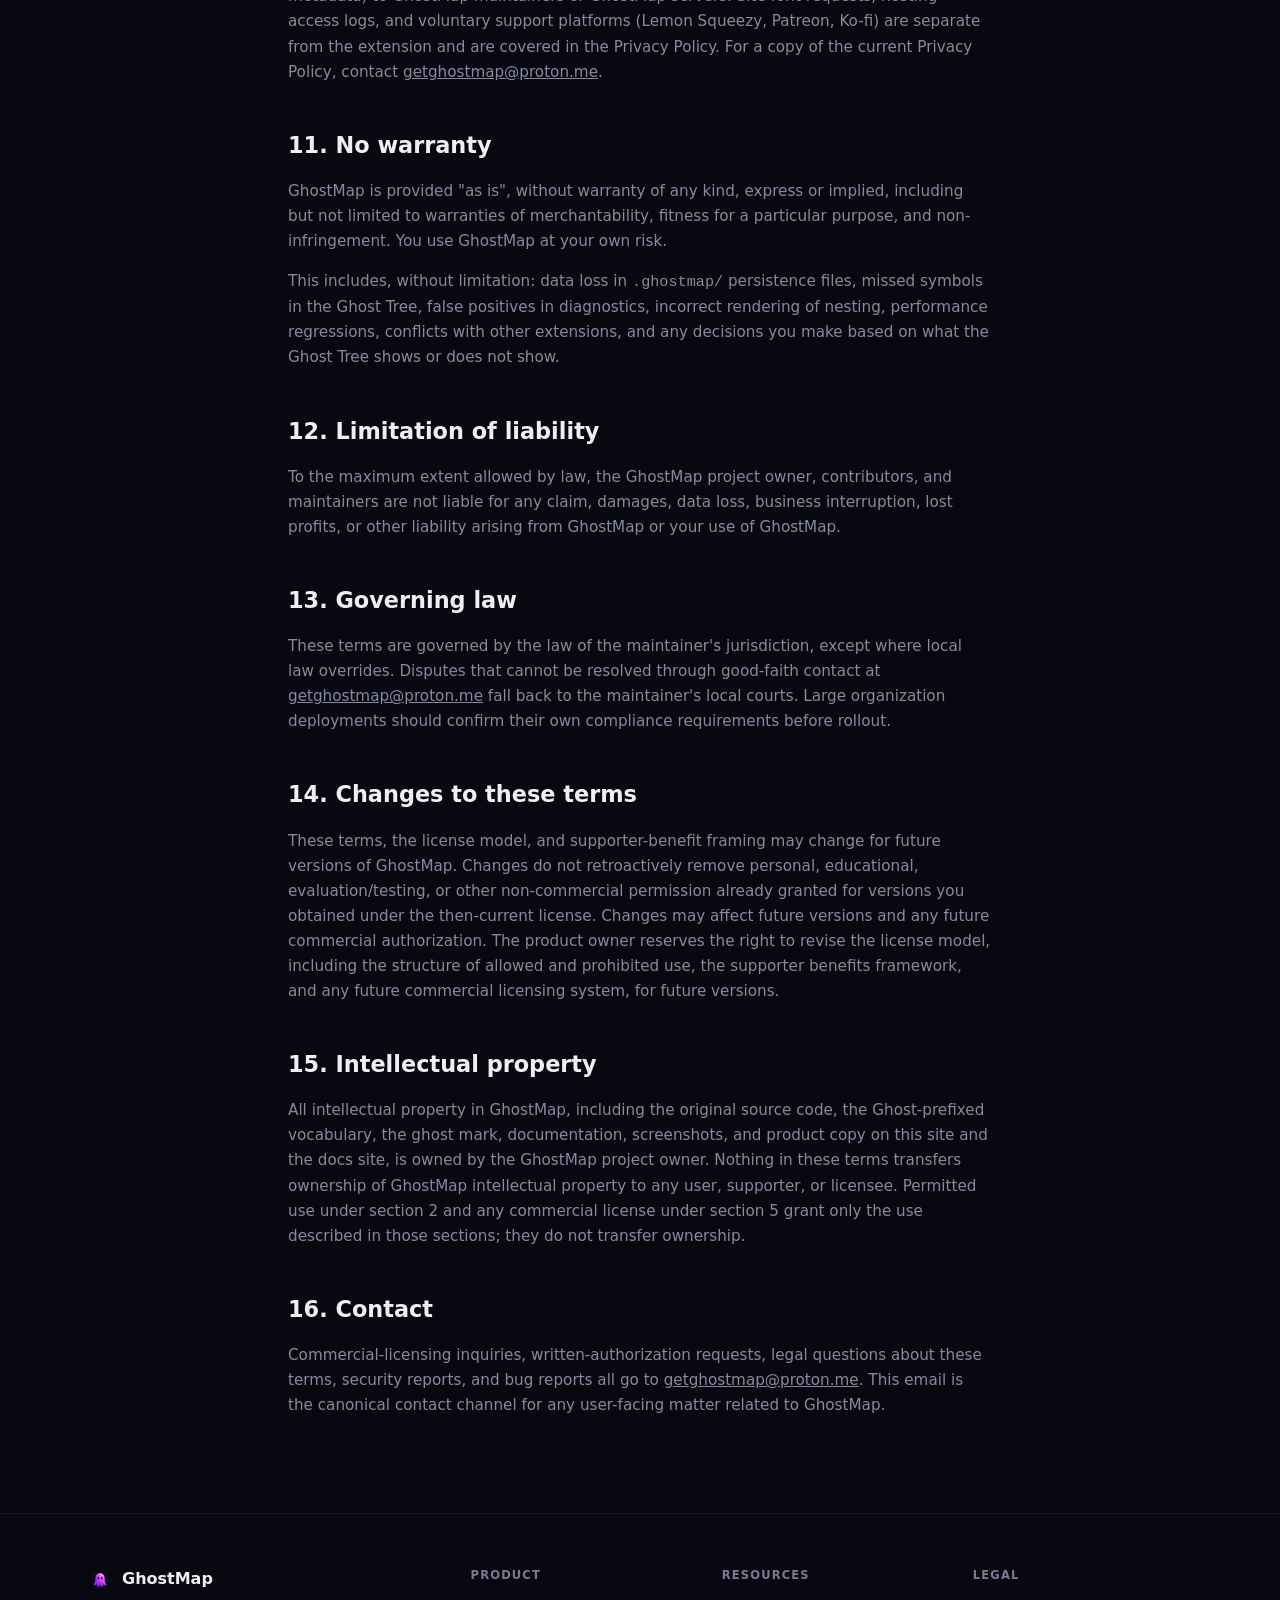
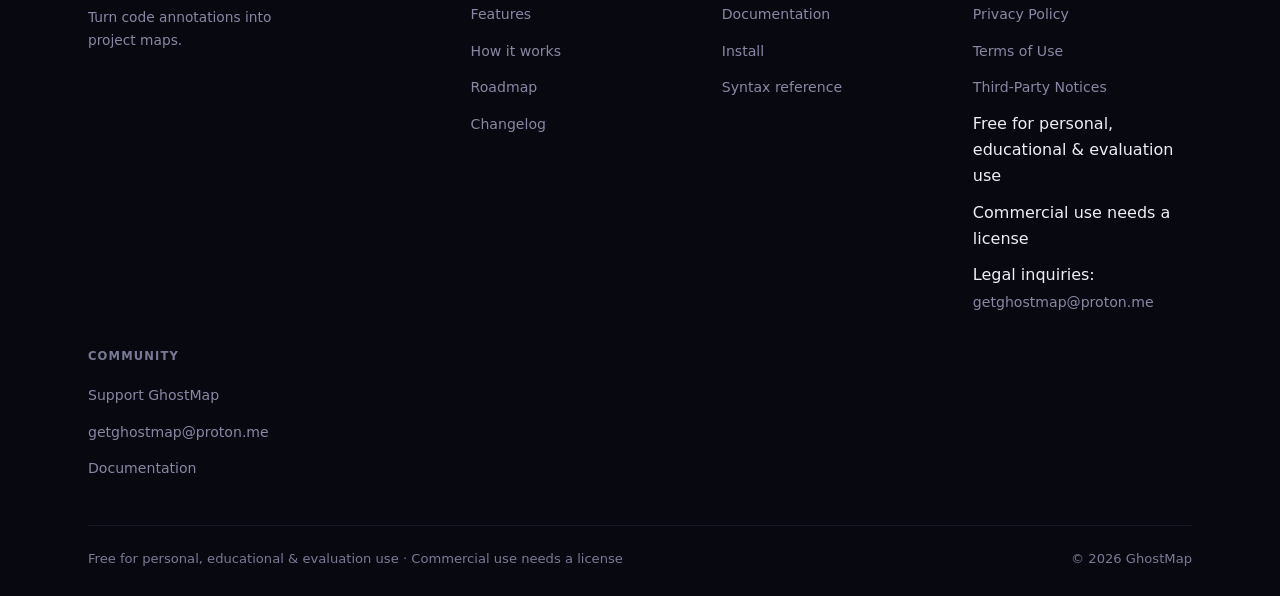
<file: pages/terms.html>
<!DOCTYPE html>
<html lang="en">
<head>
  <meta charset="UTF-8" />
  <meta name="viewport" content="width=device-width, initial-scale=1.0" />
  <title>Terms of Use - GhostMap</title>
  <meta name="description" content="GhostMap is a product. Free for personal, educational, and evaluation use. Commercial use requires written authorization from the GhostMap project owner." />
  <link rel="icon" type="image/png" href="../img/ghost-logo.png" />
  <link rel="preconnect" href="https://fonts.googleapis.com">
  <link rel="preconnect" href="https://fonts.gstatic.com" crossorigin>
  <link href="https://fonts.googleapis.com/css2?family=Space+Grotesk:wght@400;500;600;700;800&family=Inter:wght@400;500;600;700&family=JetBrains+Mono:wght@400;500;700&display=swap" rel="stylesheet">
  <link rel="canonical" href="https://ghostmap-liard.vercel.app/pages/terms.html" />
  <meta name="theme-color" content="#080810" />
  <meta name="author" content="GhostMap contributors" />
  <meta name="referrer" content="strict-origin-when-cross-origin" />
  <meta http-equiv="Content-Security-Policy" content="default-src 'self'; style-src 'self' 'unsafe-inline' https://fonts.googleapis.com; font-src 'self' https://fonts.gstatic.com; img-src 'self' data:; connect-src 'self'; frame-ancestors 'none'; base-uri 'self'; form-action 'self'" />

  <meta property="og:type" content="website" />
  <meta property="og:site_name" content="GhostMap" />
  <meta property="og:title" content="Terms of Use - GhostMap" />
  <meta property="og:description" content="GhostMap is a product. Free for personal, educational, and evaluation use. Commercial use requires written authorization." />
  <meta property="og:url" content="https://ghostmap-liard.vercel.app/pages/terms.html" />
  <meta property="og:image" content="https://ghostmap-liard.vercel.app/img/ghost-logo.png" />
  <meta name="twitter:card" content="summary" />
  <meta name="twitter:title" content="Terms of Use - GhostMap" />
  <meta name="twitter:description" content="GhostMap is a product. Free for personal, educational, and evaluation use. Commercial use requires written authorization." />
  <meta name="twitter:image" content="https://ghostmap-liard.vercel.app/img/ghost-logo.png" />

  <link rel="stylesheet" href="../css/styles.css" />
  <style>
    .legal { max-width: 760px; }
    .legal h2 { font-family: var(--font-display); font-size: 1.4rem; margin-top: 42px; margin-bottom: 14px; }
    .legal h3 { font-size: 1.05rem; margin-top: 28px; margin-bottom: 10px; color: var(--text); }
    .legal p, .legal li { font-size: 0.95rem; color: var(--text-muted); line-height: 1.65; }
    .legal ul { padding-left: 20px; }
    .legal .effective { font-size: 0.8rem; color: var(--text-faint); margin-top: -6px; }
    .legal .callout { background: var(--surface); border: 1px solid var(--border); padding: 16px 20px; border-radius: var(--r); margin: 20px 0; font-size: 0.92rem; color: var(--text); }
  </style>
</head>
<body>

<a class="skip-link" href="#main">Skip to content</a>


<header class="nav">
  <div class="container nav__inner">
    <a href="../index.html" class="nav__brand">
      <img src="../img/ghost-logo.png" alt="GhostMap" />
      GhostMap
    </a>
    <nav>
      <ul class="nav__links" id="primary-nav">
        <li><a href="../index.html">Home</a></li>
        <li><a href="features.html">Features</a></li>
        <li><a href="how-it-works.html">How it works</a></li>
        <li><a href="roadmap.html">Roadmap</a></li>
        <li><a href="changelog.html">Changelog</a></li>
        <li><a href="https://ghostmap-docs.vercel.app/overview" target="_blank" rel="noopener">Docs &#8599;</a></li>
      </ul>
    </nav>
    <div class="nav__right">
      <a href="mailto:getghostmap@proton.me" class="btn btn--outline btn--sm">Contact</a>
        <a href="https://marketplace.visualstudio.com/items?itemName=Ghostmap.ghostmap" class="btn btn--primary btn--sm">Install from VS Code Marketplace</a>
    </div>
  </div>
</header>

<main id="main">
  <section class="hero hero--center">
    <div class="container">
      <div class="hero__eyebrow"><span class="dot"></span> Legal</div>
      <h1>Terms of Use</h1>
      <p class="hero__sub">GhostMap is a product owned by the GhostMap project owner. Personal, educational, evaluation, and other non-commercial use are free. Commercial, company, production, or revenue-generating use requires written authorization.</p>
    </div>
  </section>

  <section class="section section--bordered">
    <div class="container legal">
      <p class="effective"><strong>Effective date:</strong> June 20, 2026 &middot; <strong>Version:</strong> 1.2</p>

      <div class="callout">
        <strong>Short version.</strong> Personal, educational, evaluation/testing, and other non-commercial use are allowed. Company, production, revenue-generating, resale, white-label, marketplace, and competing commercial-product use require written authorization.
      </div>

      <h2>1. Product identification &amp; ownership</h2>
      <p>GhostMap is a product. The GhostMap software, name, branding, ghost mark, and original source code are owned by the GhostMap project owner / MarxWellB. GhostMap is closed-source software distributed under the GhostMap Free Non-Commercial License; the original source code is not published or distributed to end users. Commercial, company, or production use requires written authorization (see section 5). A copy of the GhostMap Free Non-Commercial License ships under <code>LICENSE</code>.</p>
      <p>Third-party components incorporated into the extension keep their own upstream licenses and are listed in the Third-Party Notices document shipped with the extension.</p>

      <h2>2. Allowed use without a commercial license</h2>
      <p>You may install and run GhostMap without a commercial license for:</p>
      <ul>
        <li>Personal use.</li>
        <li>Educational use.</li>
        <li>Evaluation and testing.</li>
        <li>Other non-commercial use.</li>
      </ul>

      <h2>3. Prohibited use without written authorization</h2>
      <p>Unless you have written authorization from the GhostMap project owner, or a commercial license issued through a future licensing flow, you may not use GhostMap for:</p>
      <ul>
        <li>Company, business, or commercial use.</li>
        <li>Production or revenue-generating environments.</li>
        <li>Products, services, workflows, internal tools, or paid client work that generate money or support paid work.</li>
        <li>Redistribution, resale, sublicensing, white-labeling, marketplace republishing, or offering GhostMap as part of another product or service.</li>
        <li>Copying GhostMap code to create a competing or derivative commercial product.</li>
      </ul>

      <h2>4. Voluntary donations and supporter benefits</h2>
      <p>Donations and supporter contributions are entirely voluntary and separate from the commercial-use authorization in section 3. Possible future voluntary support platforms include Lemon Squeezy, Patreon, and Ko-fi; none are active today and they are not advertised here as active channels. Voluntary support and commercial-licensing inquiries go to <a href="mailto:getghostmap@proton.me">getghostmap@proton.me</a>.</p>
      <p>Supporter benefits may include public acknowledgement (with consent), supporter updates, community / basic support, and early preview information about upcoming work. These benefits are not pricing tiers and do not grant any commercial-use right. Specifically, no donation, supporter contribution, or supporter benefit grants company, business, production, revenue-generating, client, resale, white-label, marketplace-republish, or competing-product rights.</p>

      <h2>5. Commercial licensing</h2>
      <p>Commercial use as described in section 3 requires written authorization from the GhostMap project owner. Today, written authorization is granted by direct contact at <a href="mailto:getghostmap@proton.me">getghostmap@proton.me</a>. A future structured licensing flow may be introduced; until then the contact email is the canonical route. Commercial authorization is not included in the free non-commercial license and is not included in any donation or supporter contribution.</p>

      <h2>6. Pre-release status</h2>
      <p>GhostMap is currently in pre-release (V1 series). Behavior may change between versions. Some languages are documented as Tier 2 or Tier 3 with known limitations; consult <a href="features.html#languages">the language support matrix</a> and the documentation before relying on extraction quality for those languages.</p>

      <h2>7. Third-party components</h2>
      <p>GhostMap incorporates third-party components, each licensed under its own terms. The GhostMap license does not replace or override those upstream licenses. See the Third-Party Notices document shipped with the extension for attribution and license details.</p>

      <h2>8. Trademarks and product identity</h2>
      <p>"GhostMap", the GhostMap ghost mark, and the Ghost-prefixed product vocabulary (Ghost Tree, Ghost Engine, Ghost Index, Ghost Anchors, Ghost Diagnostics, Ghost Comments, Ghost Threads, Ghost Graph, Ghost Watcher) are used to identify the extension and its features. You may reference these names in technical writing about the extension. You may not use them to suggest endorsement of a product or service that is not the GhostMap extension itself.</p>

      <h2>9. Future roadmap and server services</h2>
      <p>Future team-oriented capabilities and the integrations sketched on the <a href="roadmap.html">Roadmap</a> page (Jira / Slack flow, Ghost Threads, Ghost Graph, dashboards, AI explanations, permissions and audit log) are <strong>not implemented today</strong>. Future commercial or server-service components, if released, will carry their own license terms and privacy notices, and will require an explicit opt-in before any data leaves a user's machine. Nothing in these Terms should be read as a commitment that such components will exist or that they will preserve the local-only posture of V1.</p>

      <h2>10. Privacy</h2>
      <p>GhostMap's data practices are governed by the GhostMap Privacy Policy. In short: the extension transmits no project data (source code, file contents, file paths, telemetry, or metadata) to GhostMap maintainers or GhostMap servers. Site font requests, hosting access logs, and voluntary support platforms (Lemon Squeezy, Patreon, Ko-fi) are separate from the extension and are covered in the Privacy Policy. For a copy of the current Privacy Policy, contact <a href="mailto:getghostmap@proton.me">getghostmap@proton.me</a>.</p>

      <h2>11. No warranty</h2>
      <p>GhostMap is provided "as is", without warranty of any kind, express or implied, including but not limited to warranties of merchantability, fitness for a particular purpose, and non-infringement. You use GhostMap at your own risk.</p>
      <p>This includes, without limitation: data loss in <code>.ghostmap/</code> persistence files, missed symbols in the Ghost Tree, false positives in diagnostics, incorrect rendering of nesting, performance regressions, conflicts with other extensions, and any decisions you make based on what the Ghost Tree shows or does not show.</p>

      <h2>12. Limitation of liability</h2>
      <p>To the maximum extent allowed by law, the GhostMap project owner, contributors, and maintainers are not liable for any claim, damages, data loss, business interruption, lost profits, or other liability arising from GhostMap or your use of GhostMap.</p>

      <h2>13. Governing law</h2>
      <p>These terms are governed by the law of the maintainer's jurisdiction, except where local law overrides. Disputes that cannot be resolved through good-faith contact at <a href="mailto:getghostmap@proton.me">getghostmap@proton.me</a> fall back to the maintainer's local courts. Large organization deployments should confirm their own compliance requirements before rollout.</p>

      <h2>14. Changes to these terms</h2>
      <p>These terms, the license model, and supporter-benefit framing may change for future versions of GhostMap. Changes do not retroactively remove personal, educational, evaluation/testing, or other non-commercial permission already granted for versions you obtained under the then-current license. Changes may affect future versions and any future commercial authorization. The product owner reserves the right to revise the license model, including the structure of allowed and prohibited use, the supporter benefits framework, and any future commercial licensing system, for future versions.</p>

      <h2>15. Intellectual property</h2>
      <p>All intellectual property in GhostMap, including the original source code, the Ghost-prefixed vocabulary, the ghost mark, documentation, screenshots, and product copy on this site and the docs site, is owned by the GhostMap project owner. Nothing in these terms transfers ownership of GhostMap intellectual property to any user, supporter, or licensee. Permitted use under section 2 and any commercial license under section 5 grant only the use described in those sections; they do not transfer ownership.</p>

      <h2>16. Contact</h2>
      <p>Commercial-licensing inquiries, written-authorization requests, legal questions about these terms, security reports, and bug reports all go to <a href="mailto:getghostmap@proton.me">getghostmap@proton.me</a>. This email is the canonical contact channel for any user-facing matter related to GhostMap.</p>
    </div>
  </section>
</main>

<footer class="footer">
  <div class="container">
    <div class="footer__grid">
      <div>
        <div class="footer__brand"><img src="../img/ghost-logo.png" alt="GhostMap" /> GhostMap</div>
        <p class="footer__tagline">Turn code annotations into project maps.</p>
      </div>
      <div class="footer__col"><h4>Product</h4><ul>
        <li><a href="features.html">Features</a></li>
        <li><a href="how-it-works.html">How it works</a></li>
        <li><a href="roadmap.html">Roadmap</a></li>
        <li><a href="changelog.html">Changelog</a></li>
      </ul></div>
      <div class="footer__col"><h4>Resources</h4><ul>
        <li><a href="https://ghostmap-docs.vercel.app/overview">Documentation</a></li>
        <li><a href="https://ghostmap-docs.vercel.app/install">Install</a></li>
        <li><a href="https://ghostmap-docs.vercel.app/reference/syntax">Syntax reference</a></li>
      </ul></div>
      <div class="footer__col"><h4>Legal</h4><ul>
        <li><a href="privacy.html">Privacy Policy</a></li>
        <li><a href="terms.html">Terms of Use</a></li>
        <li><a href="notices.html">Third-Party Notices</a></li>
        <li>Free for personal, educational &amp; evaluation use</li>
        <li>Commercial use needs a license</li>
        <li>Legal inquiries: <a href="mailto:getghostmap@proton.me">getghostmap@proton.me</a></li>
      </ul></div>
      <div class="footer__col"><h4>Community</h4><ul>
        <li><a href="../index.html#support">Support GhostMap</a></li>
        <li><a href="mailto:getghostmap@proton.me">getghostmap@proton.me</a></li>
        <li><a href="https://ghostmap-docs.vercel.app/overview">Documentation</a></li>
      </ul></div>
    </div>
    <div class="footer__bottom">
      <span>Free for personal, educational &amp; evaluation use &middot; Commercial use needs a license</span>
      <span>&copy; <span id="year">2026</span> GhostMap</span>
    </div>
  </div>
</footer>

<script src="../js/main.js"></script>
</body>
</html>
</file>
<file: css/styles.css>
/* ============================================================
   GhostMap Design System
   Palette: near-black bg, violet accent, ghost-glow signature
   Type: Space Grotesk (display) + Inter (body) + JetBrains Mono (code)
   Signature: Ghost glow, a soft violet aura around key elements
   ============================================================ */

:root {
  /* Palette */
  --bg:           #080810;
  --bg-2:         #0e0e1a;
  --bg-3:         #131325;
  --surface:      #12121e;
  --surface-2:    #191928;
  --border:       #1e1e32;
  --border-soft:  #161626;

  --text:         #eeeef5;
  --text-muted:   #8888a4;
  --text-faint:   #7a7a96;

  --violet:       #9b6dff;
  --violet-bright:#b794ff;
  --violet-dim:   rgba(155, 109, 255, 0.15);
  --violet-glow:  rgba(155, 109, 255, 0.25);

  --green:        #4ade80;
  --blue:         #60a5fa;
  --amber:        #fbbf24;
  --red:          #f87171;

  /* Type */
  --font-display: 'Space Grotesk', system-ui, sans-serif;
  --font-body:    'Inter', system-ui, sans-serif;
  --font-mono:    'JetBrains Mono', 'Fira Code', monospace;

  /* Radii */
  --r-sm: 6px;
  --r:    10px;
  --r-lg: 16px;

  --container: 1160px;
}

*, *::before, *::after { box-sizing: border-box; }
html { scroll-behavior: smooth; }

body {
  margin: 0;
  background: var(--bg);
  color: var(--text);
  font-family: var(--font-body);
  font-size: 16px;
  line-height: 1.65;
  -webkit-font-smoothing: antialiased;
}

img { display: block; max-width: 100%; }
a { color: inherit; }

.container {
  max-width: var(--container);
  margin: 0 auto;
  padding: 0 28px;
}

/* ── Navbar ─────────────────────────────────────────────── */

.nav {
  position: sticky;
  top: 0;
  z-index: 100;
  background: rgba(8, 8, 16, 0.85);
  backdrop-filter: blur(12px);
  border-bottom: 1px solid var(--border-soft);
}

.nav__inner {
  display: flex;
  align-items: center;
  height: 60px;
  gap: 40px;
}

.nav__brand {
  display: flex;
  align-items: center;
  gap: 10px;
  text-decoration: none;
  font-family: var(--font-display);
  font-weight: 700;
  font-size: 1.05rem;
  letter-spacing: -0.01em;
  flex-shrink: 0;
}

.nav__brand img {
  width: 28px;
  height: 28px;
  border-radius: 8px;
}

.nav__links {
  display: flex;
  align-items: center;
  gap: 4px;
  list-style: none;
  margin: 0;
  padding: 0;
  flex: 1;
}

.nav__links a {
  text-decoration: none;
  color: var(--text-muted);
  font-size: 0.88rem;
  font-weight: 500;
  padding: 6px 12px;
  border-radius: var(--r-sm);
  transition: color 0.15s, background 0.15s;
  white-space: nowrap;
}

.nav__links a:hover,
.nav__links a.active {
  color: var(--text);
  background: var(--surface);
}

.nav__right {
  display: flex;
  align-items: center;
  gap: 12px;
  margin-left: auto;
}

.nav__mobile-toggle {
  display: none;
  background: none;
  border: none;
  color: var(--text);
  cursor: pointer;
  padding: 6px;
}

/* ── Buttons ─────────────────────────────────────────────── */

.btn {
  display: inline-flex;
  align-items: center;
  gap: 8px;
  font-family: var(--font-body);
  font-weight: 600;
  font-size: 0.88rem;
  text-decoration: none;
  padding: 0.6rem 1.2rem;
  border-radius: var(--r-sm);
  border: 1px solid transparent;
  cursor: pointer;
  transition: transform 0.15s, box-shadow 0.15s, border-color 0.15s, background 0.15s;
  white-space: nowrap;
  line-height: 1;
}

.btn--primary {
  background: var(--violet);
  color: #fff;
  box-shadow: 0 0 0 0 var(--violet-glow);
}
.btn--primary:hover {
  transform: translateY(-1px);
  box-shadow: 0 8px 28px var(--violet-glow);
}

.btn--outline {
  background: transparent;
  border-color: var(--border);
  color: var(--text-muted);
}
.btn--outline:hover {
  border-color: var(--violet);
  color: var(--text);
}

.btn--lg { padding: 0.75rem 1.5rem; font-size: 0.95rem; }
.btn--sm { padding: 0.4rem 0.85rem; font-size: 0.82rem; }

/* Ghost Glow: the signature element */
/* Used sparingly on key visuals to give them the "ghost aura" */

.ghost-glow {
  position: relative;
}
.ghost-glow::before {
  content: '';
  position: absolute;
  inset: -40px;
  background: radial-gradient(ellipse at center, var(--violet-glow) 0%, transparent 70%);
  pointer-events: none;
  border-radius: 50%;
  animation: pulse-glow 4s ease-in-out infinite;
}

@keyframes pulse-glow {
  0%, 100% { opacity: 0.6; transform: scale(1); }
  50%       { opacity: 1;   transform: scale(1.08); }
}

/* ── Page hero ───────────────────────────────────────────── */

.hero {
  padding: 80px 0 64px;
  position: relative;
  overflow: hidden;
}

.hero::after {
  content: '';
  position: absolute;
  top: -160px;
  left: 50%;
  transform: translateX(-50%);
  width: 800px;
  height: 400px;
  background: radial-gradient(ellipse, rgba(155,109,255,0.12) 0%, transparent 70%);
  pointer-events: none;
}

.hero--center { text-align: center; }
.hero--center .hero__sub { margin: 0 auto; }

.hero__eyebrow {
  display: inline-flex;
  align-items: center;
  gap: 8px;
  font-size: 0.78rem;
  font-weight: 700;
  letter-spacing: 0.08em;
  text-transform: uppercase;
  color: var(--violet);
  background: var(--violet-dim);
  border: 1px solid rgba(155,109,255,0.3);
  border-radius: 999px;
  padding: 0.28rem 0.85rem;
  margin-bottom: 20px;
}

.hero__eyebrow .dot {
  width: 6px; height: 6px;
  border-radius: 50%;
  background: var(--violet);
  animation: blink 2s ease-in-out infinite;
}

@keyframes blink {
  0%, 100% { opacity: 1; }
  50%       { opacity: 0.3; }
}

.hero h1 {
  font-family: var(--font-display);
  font-size: clamp(2.4rem, 5vw, 3.8rem);
  font-weight: 800;
  letter-spacing: -0.025em;
  line-height: 1.06;
  margin: 0 0 20px;
}

.hero h1 em {
  font-style: normal;
  color: var(--violet-bright);
}

.hero__sub {
  color: var(--text-muted);
  font-size: 1.05rem;
  max-width: 520px;
  margin: 0 0 36px;
}

.hero__actions {
  display: flex;
  align-items: center;
  gap: 14px;
  flex-wrap: wrap;
}

.hero--center .hero__actions { justify-content: center; }

.hero__meta {
  margin-top: 20px;
  display: flex;
  align-items: center;
  gap: 8px;
  font-size: 0.82rem;
  color: var(--text-faint);
}

.hero--center .hero__meta { justify-content: center; }

/* ── Section wrappers ────────────────────────────────────── */

.section {
  padding: 80px 0;
}

.section--bordered {
  border-top: 1px solid var(--border-soft);
}

.section__label {
  font-size: 0.75rem;
  font-weight: 700;
  letter-spacing: 0.12em;
  text-transform: uppercase;
  color: var(--violet);
  margin-bottom: 10px;
}

.section__title {
  font-family: var(--font-display);
  font-size: clamp(1.6rem, 3vw, 2.2rem);
  font-weight: 800;
  letter-spacing: -0.015em;
  margin: 0 0 14px;
}

.section__desc {
  color: var(--text-muted);
  max-width: 560px;
  margin: 0;
}

.section__head {
  margin-bottom: 52px;
}

.section__head--center {
  text-align: center;
}

.section__head--center .section__desc {
  margin: 0 auto;
}

/* ── Code / Tree panels ──────────────────────────────────── */

.panel {
  background: var(--surface);
  border: 1px solid var(--border);
  border-radius: var(--r);
  overflow: hidden;
}

.panel__bar {
  display: flex;
  align-items: center;
  gap: 8px;
  padding: 10px 14px;
  border-bottom: 1px solid var(--border);
  background: var(--bg-2);
}

.panel__dots { display: flex; gap: 6px; }
.panel__dot { width: 10px; height: 10px; border-radius: 50%; }
.panel__dot--r { background: #ff5f56; }
.panel__dot--y { background: #ffbd2e; }
.panel__dot--g { background: #27c93f; }

.panel__title {
  font-family: var(--font-mono);
  font-size: 0.75rem;
  color: var(--text-faint);
  margin-left: 4px;
}

.panel__body {
  padding: 18px 20px;
}

/* Code syntax colors */
.code { font-family: var(--font-mono); font-size: 0.82rem; line-height: 1.7; white-space: pre; overflow-x: auto; }
.code .ln  { display: inline-block; width: 24px; color: var(--text-faint); text-align: right; margin-right: 16px; user-select: none; }
.code .kw  { color: #c792ea; }
.code .fn  { color: #82aaff; }
.code .cls { color: var(--violet-bright); }
.code .str { color: #c3e88d; }
.code .num { color: #f78c6c; }
.code .cm  { color: var(--text-faint); }
.code .gh  { color: var(--violet); }   /* @ghost annotation */
.code .gs  { color: var(--amber); }    /* ghost status */
.code .gd  { color: var(--green); }    /* ghost done */
.code .line { display: block; }
.code .line--hl {
  background: rgba(155,109,255,0.18);
  margin: 0 -20px;
  padding: 0 20px;
  border-radius: 3px;
}

/* Ghost Tree */
.tree { font-family: var(--font-mono); font-size: 0.8rem; }
.tree-row {
  display: flex;
  align-items: center;
  gap: 6px;
  padding: 4px 0;
  color: var(--text-muted);
}
.tree-row--i1 { padding-left: 18px; }
.tree-row--i2 { padding-left: 36px; }
.tree-row--i3 { padding-left: 54px; }
.tree-row__name { color: var(--text); }
.tree-row__badge {
  margin-left: auto;
  font-size: 0.68rem;
  font-weight: 700;
  letter-spacing: 0.04em;
  padding: 1px 6px;
  border-radius: 4px;
}
.badge--todo     { color: var(--blue);  background: rgba(96,165,250,0.12); }
.badge--review   { color: var(--amber); background: rgba(251,191,36,0.12); }
.badge--done     { color: var(--green); background: rgba(74,222,128,0.12); }
.badge--progress { color: var(--violet-bright); background: var(--violet-dim); }

.icon-c  { color: var(--violet-bright); flex-shrink: 0; }
.icon-f  { color: var(--blue); flex-shrink: 0; }
.icon-a  { color: var(--green); flex-shrink: 0; }
.icon-ch { color: var(--text-faint); flex-shrink: 0; }

/* ── Home: split hero ────────────────────────────────────── */

.hero-split {
  display: grid;
  grid-template-columns: 1fr 1.1fr;
  gap: 60px;
  align-items: center;
  padding: 72px 0 56px;
  position: relative;
}

.hero-split::after {
  content: '';
  position: absolute;
  top: -100px; right: -200px;
  width: 600px; height: 600px;
  background: radial-gradient(ellipse, rgba(155,109,255,0.1) 0%, transparent 65%);
  pointer-events: none;
}

/* ── Feature cards ───────────────────────────────────────── */

.features-grid {
  display: grid;
  grid-template-columns: repeat(3, 1fr);
  gap: 20px;
}

.feat-card {
  background: var(--surface);
  border: 1px solid var(--border);
  border-radius: var(--r);
  padding: 24px;
  transition: border-color 0.2s, transform 0.2s;
}

.feat-card:hover {
  border-color: rgba(155,109,255,0.4);
  transform: translateY(-2px);
}

.feat-card__icon {
  width: 38px; height: 38px;
  border-radius: 9px;
  background: var(--violet-dim);
  display: flex;
  align-items: center;
  justify-content: center;
  color: var(--violet-bright);
  margin-bottom: 16px;
}

.feat-card h3 {
  font-family: var(--font-display);
  font-size: 0.95rem;
  font-weight: 700;
  margin: 0 0 8px;
  display: flex;
  align-items: center;
  gap: 8px;
}

.feat-card__tag {
  font-size: 0.68rem;
  font-weight: 700;
  letter-spacing: 0.06em;
  color: var(--violet);
  background: var(--violet-dim);
  border-radius: 4px;
  padding: 1px 6px;
}

.feat-card p {
  margin: 0;
  font-size: 0.88rem;
  color: var(--text-muted);
  line-height: 1.6;
}

/* ── Support section ─────────────────────────────────────── */

.support {
  max-width: 720px;
  margin: 0 auto;
  display: flex;
  flex-direction: column;
  gap: 22px;
}

.support__cta {
  background: var(--surface);
  border: 1px solid var(--border);
  border-radius: var(--r);
  padding: 32px 28px;
  text-align: center;
}

.support__cta-icon {
  width: 44px;
  height: 44px;
  border-radius: 10px;
  background: var(--violet-dim);
  color: var(--violet-bright);
  display: inline-flex;
  align-items: center;
  justify-content: center;
  margin-bottom: 14px;
}

.support__cta-title {
  font-family: var(--font-display);
  font-size: 1.1rem;
  font-weight: 700;
  margin: 0 0 10px;
  color: var(--text);
}

.support__cta-text {
  margin: 0 0 18px;
  font-size: 0.92rem;
  color: var(--text-muted);
  line-height: 1.6;
}

.support__future {
  margin: 0;
  font-size: 0.85rem;
  color: var(--text-faint);
  text-align: center;
  line-height: 1.55;
}

.support__note {
  margin: 0;
  padding: 18px 22px;
  background: var(--surface);
  border: 1px solid var(--border);
  border-radius: var(--r);
  font-size: 0.88rem;
  color: var(--text-muted);
  line-height: 1.6;
}

.support__note strong {
  color: var(--text);
}

.support__note a {
  color: var(--violet-bright);
  text-decoration: none;
}

/* ── Language grid ───────────────────────────────────────── */

.lang-grid {
  display: flex;
  flex-wrap: wrap;
  gap: 10px;
}

.lang-pill {
  display: flex;
  align-items: center;
  gap: 8px;
  background: var(--surface);
  border: 1px solid var(--border);
  border-radius: 999px;
  padding: 6px 14px;
  font-size: 0.84rem;
  font-weight: 500;
  color: var(--text-muted);
  transition: border-color 0.15s, color 0.15s;
}

.lang-pill:hover {
  border-color: var(--violet);
  color: var(--text);
}

.lang-pill .tier { width: 8px; height: 8px; border-radius: 50%; flex-shrink: 0; }
.tier--1 { background: var(--green); }
.tier--2 { background: var(--amber); }
.tier--3 { background: var(--red); }

/* ── How it works: steps ─────────────────────────────────── */

.steps {
  display: grid;
  grid-template-columns: repeat(3, 1fr);
  gap: 2px;
  background: var(--border-soft);
  border-radius: var(--r-lg);
  overflow: hidden;
}

.step {
  background: var(--surface);
  padding: 32px 28px;
  position: relative;
}

.step__num {
  font-family: var(--font-display);
  font-size: 2.5rem;
  font-weight: 800;
  color: var(--border);
  line-height: 1;
  margin-bottom: 16px;
  letter-spacing: -0.03em;
}

.step h3 {
  font-family: var(--font-display);
  font-size: 1rem;
  font-weight: 700;
  margin: 0 0 8px;
  color: var(--text);
}

.step p {
  margin: 0;
  font-size: 0.88rem;
  color: var(--text-muted);
}

.step__tag {
  display: inline-block;
  font-family: var(--font-mono);
  font-size: 0.72rem;
  color: var(--violet);
  background: var(--violet-dim);
  border-radius: 4px;
  padding: 2px 8px;
  margin-bottom: 14px;
}

/* ── Roadmap ─────────────────────────────────────────────── */

.roadmap-split {
  display: grid;
  grid-template-columns: 1fr 1fr;
  gap: 24px;
}

.roadmap-card {
  background: var(--surface);
  border: 1px solid var(--border);
  border-radius: var(--r);
  padding: 30px;
}

.roadmap-card__label {
  font-size: 0.72rem;
  font-weight: 800;
  letter-spacing: 0.1em;
  text-transform: uppercase;
  margin-bottom: 22px;
}

.roadmap-card--v1 .roadmap-card__label { color: var(--green); }
.roadmap-card--v2 .roadmap-card__label { color: var(--violet-bright); }

.checklist {
  list-style: none;
  margin: 0; padding: 0;
  display: flex;
  flex-direction: column;
  gap: 12px;
}

.checklist li {
  display: flex;
  align-items: flex-start;
  gap: 10px;
  font-size: 0.9rem;
  color: var(--text);
}

.checklist svg { flex-shrink: 0; margin-top: 2px; }

.vision-list {
  list-style: none;
  margin: 0; padding: 0;
  display: flex;
  flex-direction: column;
  gap: 20px;
}

.vision-list li { display: flex; gap: 14px; }

.vision-list .ring {
  flex-shrink: 0;
  margin-top: 4px;
  width: 16px; height: 16px;
  border-radius: 50%;
  border: 2px solid var(--violet);
}

.vision-list h4 {
  font-family: var(--font-display);
  font-size: 0.92rem;
  font-weight: 700;
  margin: 0 0 4px;
  display: flex;
  align-items: center;
  gap: 8px;
}

.vision-list p { margin: 0; font-size: 0.86rem; color: var(--text-muted); }

.vision-tag {
  font-family: var(--font-mono);
  font-size: 0.68rem;
  color: var(--violet);
  background: var(--violet-dim);
  border-radius: 4px;
  padding: 1px 6px;
  font-weight: normal;
}

/* ── CTA final ───────────────────────────────────────────── */

.cta-block {
  text-align: center;
  padding: 88px 0;
}

.cta-block h2 {
  font-family: var(--font-display);
  font-size: clamp(1.8rem, 3.5vw, 2.8rem);
  font-weight: 800;
  letter-spacing: -0.02em;
  margin: 0 0 16px;
}

.cta-block p {
  color: var(--text-muted);
  max-width: 480px;
  margin: 0 auto 36px;
}

/* ── Footer ──────────────────────────────────────────────── */

.footer {
  border-top: 1px solid var(--border-soft);
  padding: 52px 0 28px;
}

.footer__grid {
  display: grid;
  grid-template-columns: 1.6fr 1fr 1fr 1fr;
  gap: 32px;
  margin-bottom: 44px;
}

.footer__brand {
  display: flex;
  align-items: center;
  gap: 10px;
  font-family: var(--font-display);
  font-weight: 700;
  margin-bottom: 12px;
}

.footer__brand img { width: 24px; border-radius: 6px; }

.footer__tagline {
  font-size: 0.86rem;
  color: var(--text-muted);
  max-width: 200px;
}

.footer__col h4 {
  font-size: 0.72rem;
  font-weight: 700;
  letter-spacing: 0.1em;
  text-transform: uppercase;
  color: var(--text-faint);
  margin: 0 0 16px;
}

.footer__col ul {
  list-style: none;
  margin: 0; padding: 0;
  display: flex;
  flex-direction: column;
  gap: 10px;
}

.footer__col a {
  font-size: 0.88rem;
  color: var(--text-muted);
  text-decoration: none;
  transition: color 0.15s;
}

.footer__col a:hover { color: var(--text); }

.footer__bottom {
  border-top: 1px solid var(--border-soft);
  padding-top: 22px;
  display: flex;
  justify-content: space-between;
  align-items: center;
  font-size: 0.82rem;
  color: var(--text-faint);
  flex-wrap: wrap;
  gap: 10px;
}

/* ── Page-specific: Features ─────────────────────────────── */

.feat-hero-screenshot {
  border-radius: var(--r);
  border: 1px solid var(--border);
  overflow: hidden;
  box-shadow: 0 32px 80px -20px rgba(0,0,0,0.7), 0 0 0 1px var(--border);
}

.feat-hero-screenshot img {
  width: 100%;
  display: block;
}

.split-demo {
  display: grid;
  grid-template-columns: 1fr 1fr;
  gap: 32px;
  align-items: center;
}

.split-demo--reverse { direction: rtl; }
.split-demo--reverse > * { direction: ltr; }

.split-demo__text h2 {
  font-family: var(--font-display);
  font-size: clamp(1.4rem, 2.5vw, 1.9rem);
  font-weight: 800;
  letter-spacing: -0.015em;
  margin: 0 0 12px;
}

.split-demo__text p {
  color: var(--text-muted);
  margin: 0 0 20px;
  font-size: 0.95rem;
}

/* ── Concept pill links ──────────────────────────────────── */

.concept-link {
  display: inline-flex;
  align-items: center;
  gap: 6px;
  font-family: var(--font-mono);
  font-size: 0.8rem;
  color: var(--violet);
  background: var(--violet-dim);
  border: 1px solid rgba(155,109,255,0.25);
  border-radius: 999px;
  padding: 3px 10px;
  text-decoration: none;
  transition: background 0.15s;
}
.concept-link:hover { background: rgba(155,109,255,0.22); }

/* ── Hero demo (panel grid: tree | code) ─────────────────── */

.hero-demo__grid {
  display: grid;
  grid-template-columns: 220px 1fr;
}

/* ── Responsive ──────────────────────────────────────────── */

@media (max-width: 1024px) {
  .hero-split { grid-template-columns: 1fr; gap: 40px; }
  .features-grid { grid-template-columns: repeat(2, 1fr); }
  .steps { grid-template-columns: 1fr; }
  .roadmap-split { grid-template-columns: 1fr; }
  .split-demo { grid-template-columns: 1fr; }
  .split-demo--reverse { direction: ltr; }
  .footer__grid { grid-template-columns: 1fr 1fr; }
}

@media (max-width: 720px) {
  .nav__links { display: none; }
  .nav__mobile-toggle { display: flex; }
  .nav__links--open {
    display: flex;
    flex-direction: column;
    position: absolute;
    top: 60px; left: 0; right: 0;
    background: var(--bg-2);
    border-bottom: 1px solid var(--border-soft);
    padding: 16px 24px;
    gap: 4px;
  }
  .features-grid { grid-template-columns: 1fr; }
  .footer__grid { grid-template-columns: 1fr; }
  .hero-demo__grid { grid-template-columns: 1fr; }
  .cta-block { padding: 56px 0; }
  .section { padding: 56px 0; }
  .btn--lg { width: 100%; justify-content: center; }
  .hero__actions { flex-direction: column; align-items: flex-start; }
  .hero--center .hero__actions { align-items: center; }
}

/* ============================================================
   Accessibility additions
   ============================================================ */

/* Skip-to-content link for keyboard users. */
.skip-link {
  position: absolute;
  left: -9999px;
  top: 0;
  background: var(--violet);
  color: #fff;
  padding: 10px 16px;
  border-radius: var(--r);
  font-weight: 600;
  z-index: 9999;
}
.skip-link:focus {
  left: 16px;
  top: 16px;
  outline: 3px solid #fff;
  outline-offset: 2px;
}

/* Visible focus styles on all interactive elements. */
a:focus-visible,
button:focus-visible,
.btn:focus-visible {
  outline: 2px solid var(--violet-bright);
  outline-offset: 3px;
  border-radius: 4px;
}

/* Respect prefers-reduced-motion. */
@media (prefers-reduced-motion: reduce) {
  *,
  *::before,
  *::after {
    animation-duration: 0.001ms !important;
    animation-iteration-count: 1 !important;
    transition-duration: 0.001ms !important;
    scroll-behavior: auto !important;
  }
}

/* Mobile nav scroll lock when menu is open. */
body.nav-open {
  overflow: hidden;
}
</file>
